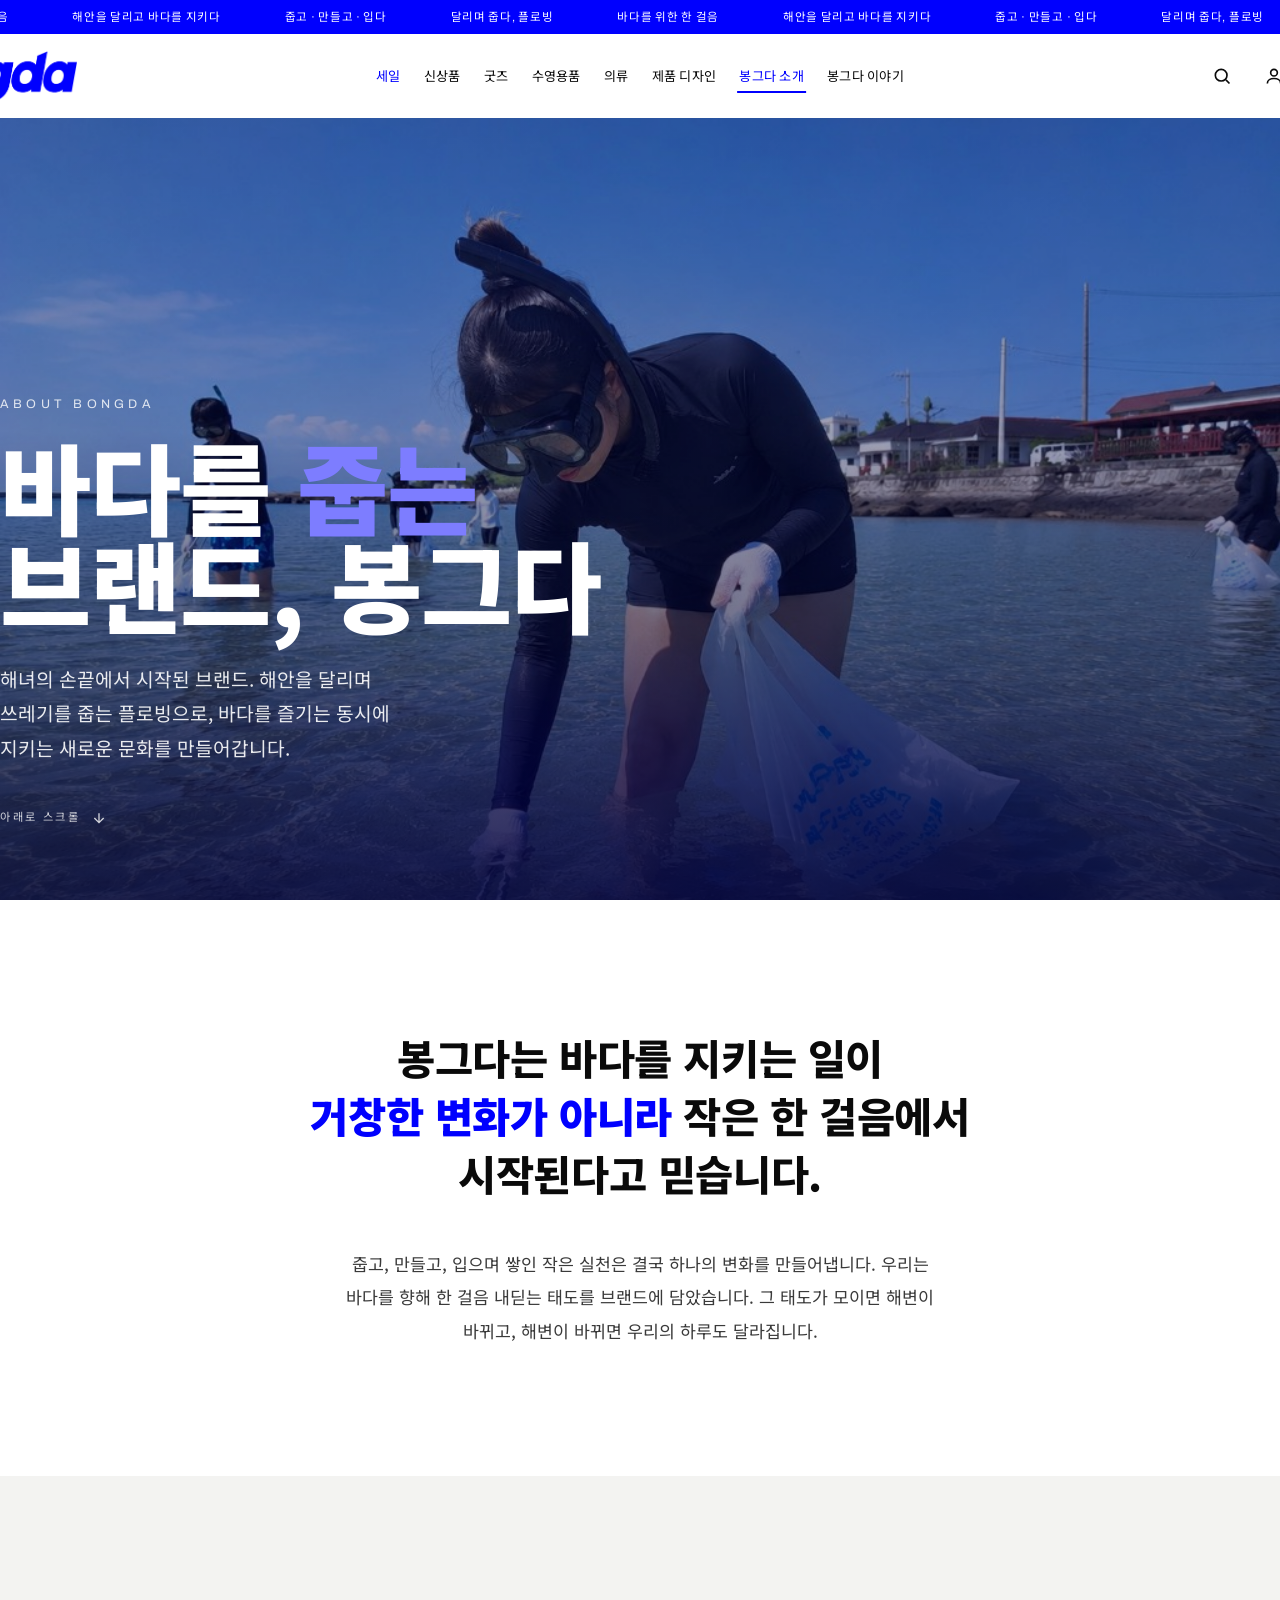
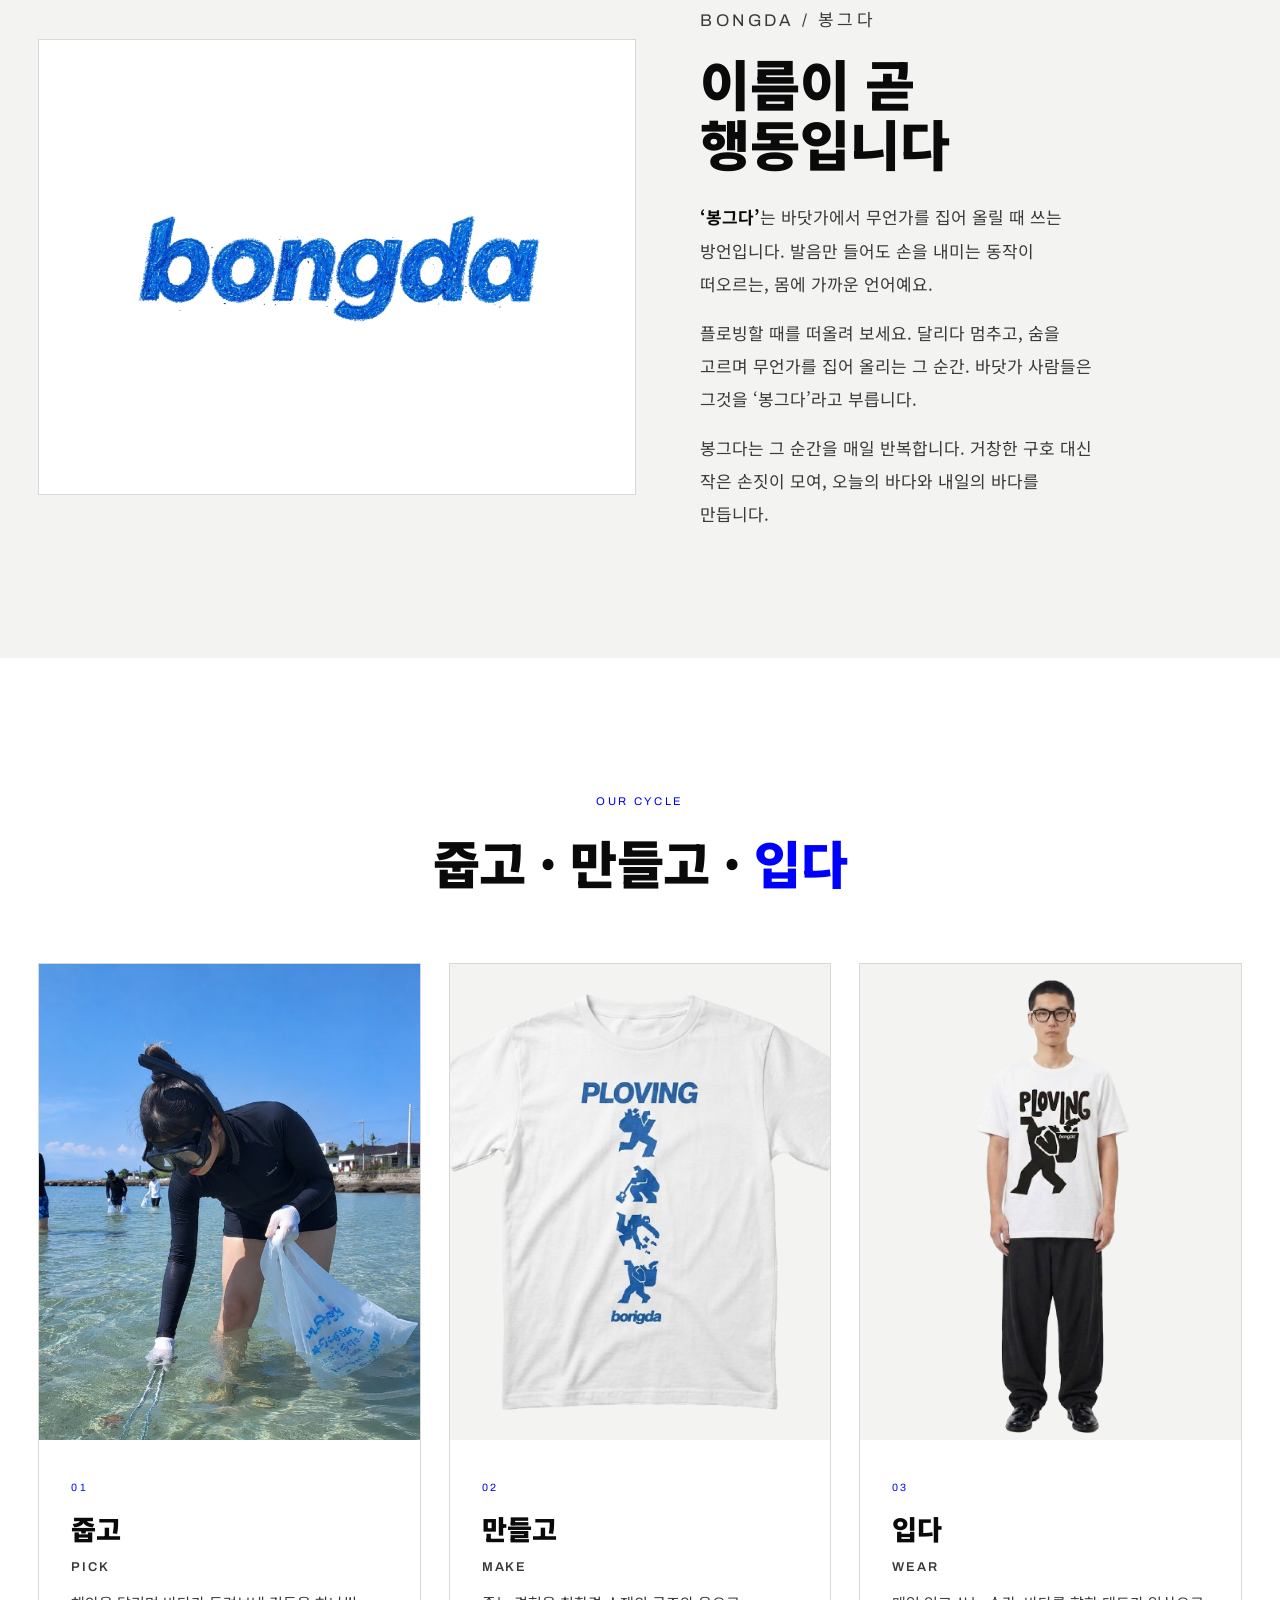
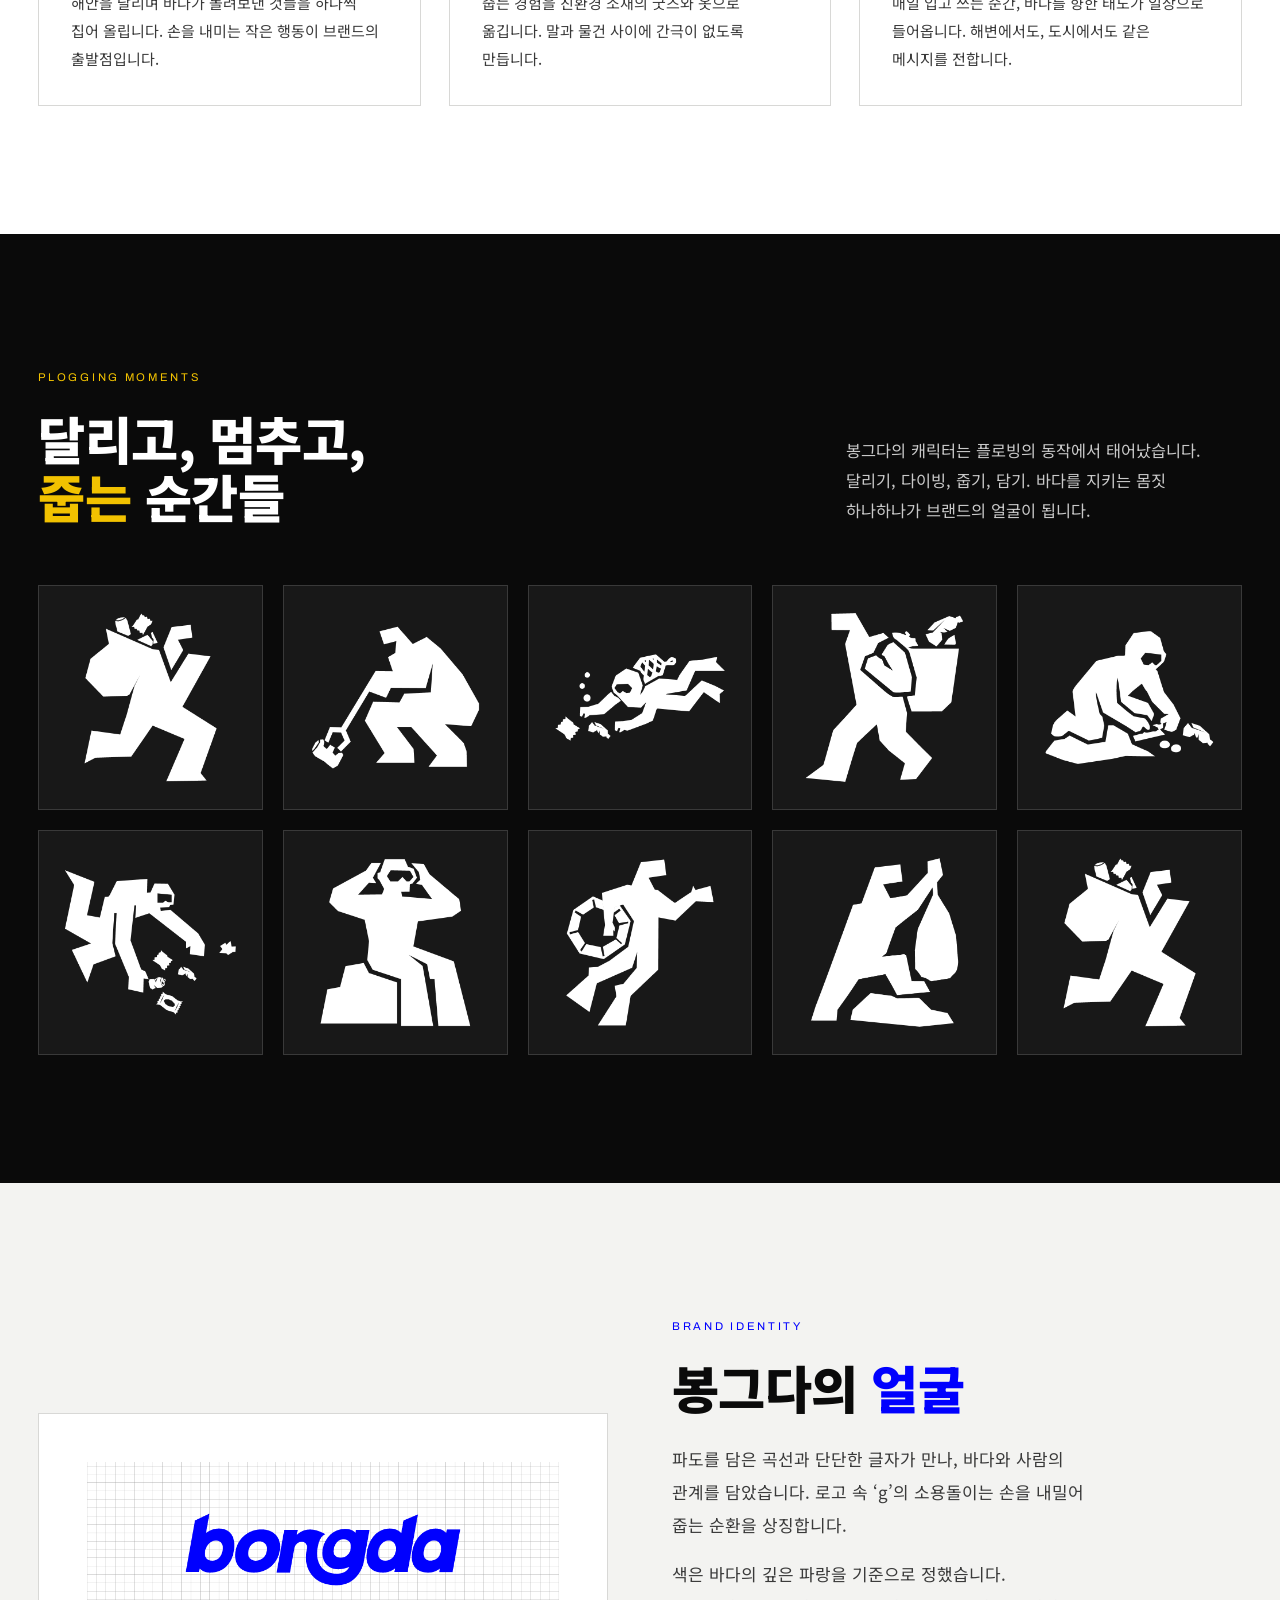
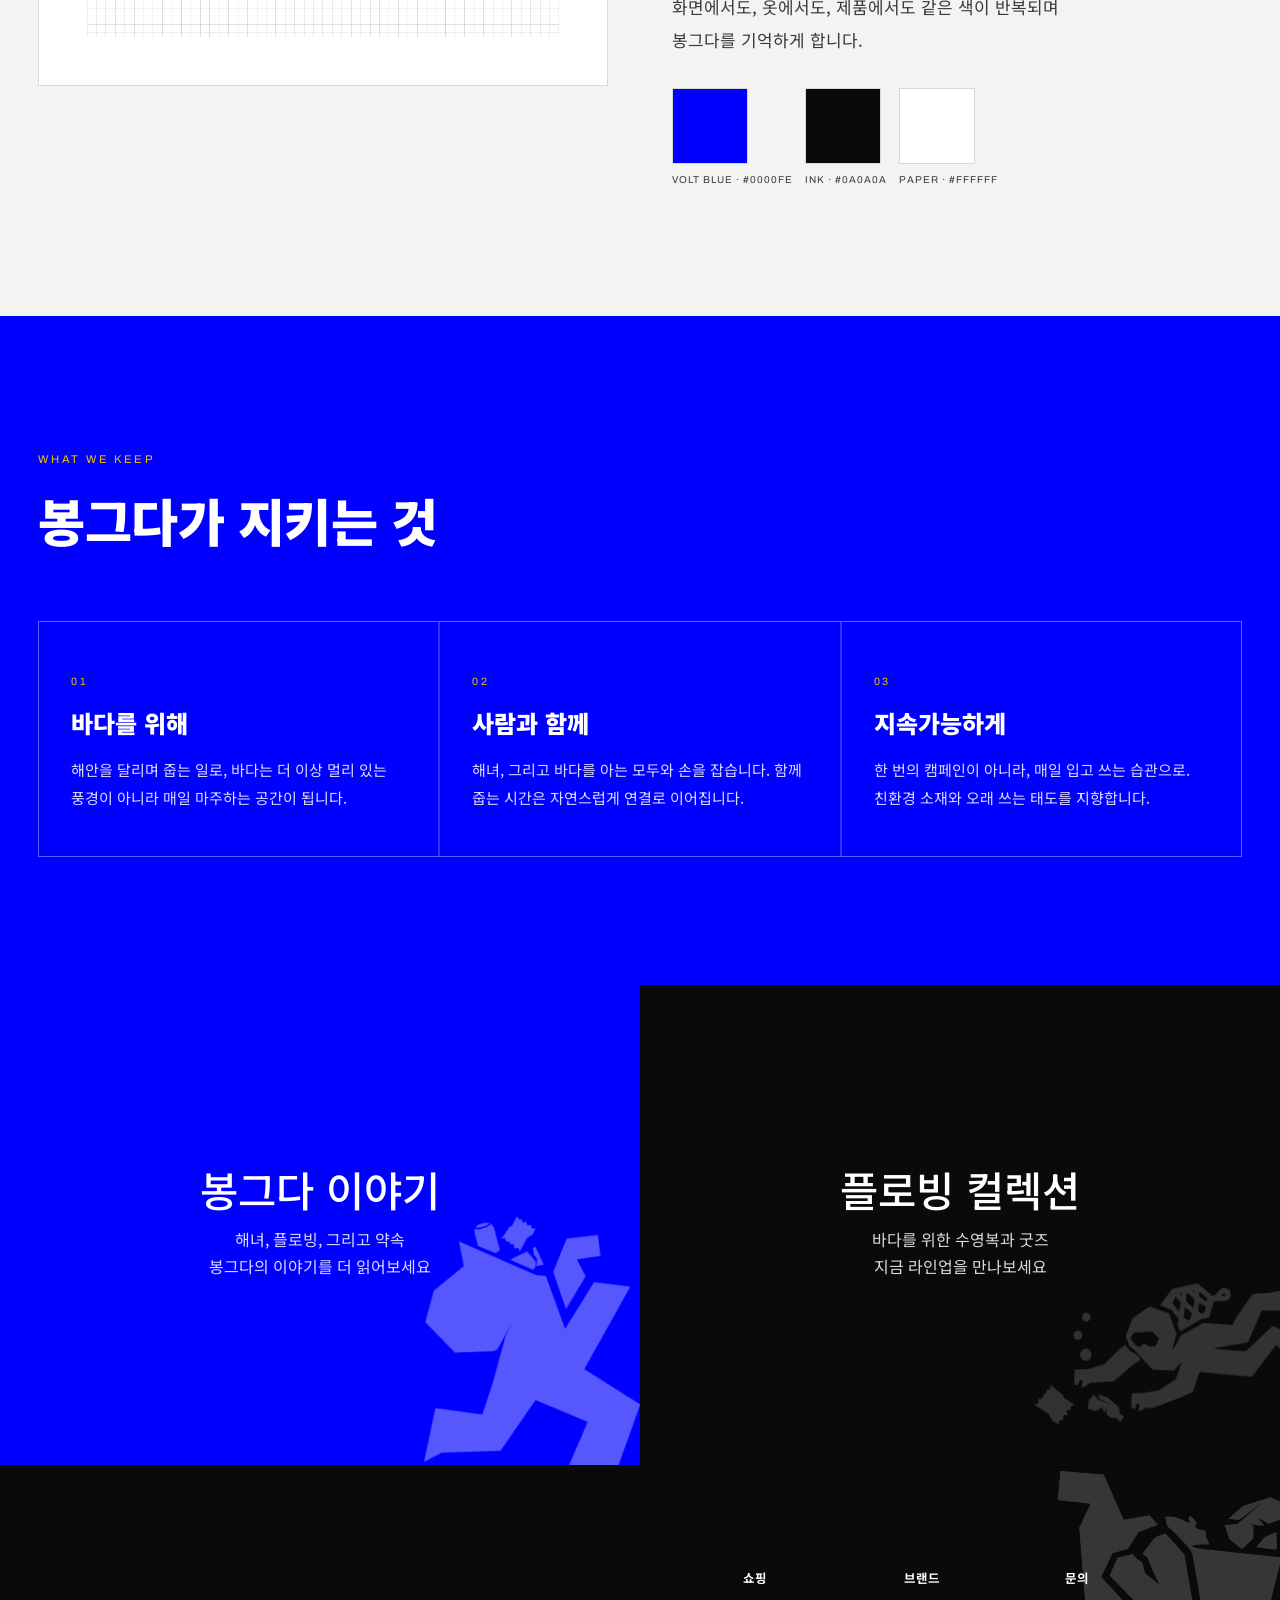
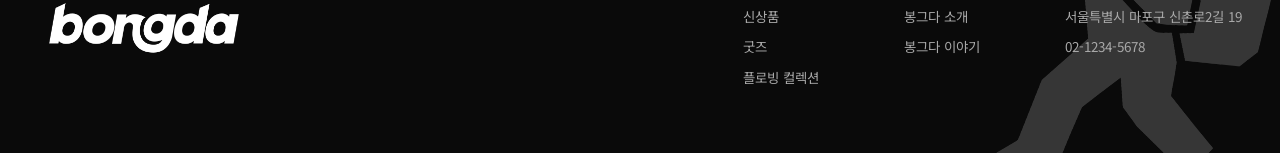
<file: 봉그다 소개.html>
<!DOCTYPE html>
<html lang="ko">
<head>
  <meta charset="UTF-8" />
  <meta name="viewport" content="width=device-width, initial-scale=1.0" />
  <meta name="description" content="봉그다(BONGDA) 소개 — 해녀와 함께 바다를 지키는 플로빙 브랜드. 줍고, 만들고, 입다. 봉그다의 이름과 철학, 로고, 그리고 사람들을 소개합니다." />
  <title>봉그다 | 봉그다 소개</title>
  <link rel="preconnect" href="https://fonts.googleapis.com" />
  <link rel="preconnect" href="https://fonts.gstatic.com" crossorigin />
  <link
    href="https://fonts.googleapis.com/css2?family=Anton&family=Archivo:ital,wght@0,400..900;1,400..900&family=Black+Han+Sans&family=Noto+Sans+KR:wght@400;500;700;800;900&display=swap"
    rel="stylesheet"
  />
  <style>
    :root {
      --volt: #0000fe;
      --volt-dim: #0000c2;
      --volt-deep: #000099;
      --ink: #0a0a0a;
      --ink-soft: #3a3a3a;
      --paper: #ffffff;
      --bone: #f3f3f1;
      --yellow: #f2c200;
      --line: rgba(10, 10, 10, 0.14);
      --grid-line: #d8d8d6;
      --ease: cubic-bezier(0.22, 1, 0.36, 1);
      --font-display-kr: "Noto Sans KR", "Archivo", sans-serif;
      --font-body: "Archivo", "Noto Sans KR", system-ui, sans-serif;
      --font-kr: "Noto Sans KR", "Archivo", sans-serif;
      --nav-h: 84px;
      --bar-h: 34px;
    }

    *, *::before, *::after { box-sizing: border-box; }
    html { scroll-behavior: smooth; }
    body {
      margin: 0;
      font-family: var(--font-kr);
      background: var(--paper);
      color: var(--ink);
      line-height: 1.6;
      font-weight: 400;
      word-break: keep-all;
      overflow-wrap: break-word;
      -webkit-font-smoothing: antialiased;
    }
    p { margin: 0; }
    a { color: inherit; text-decoration: none; }
    img { display: block; max-width: 100%; }
    h1, h2, h3 { margin: 0; }

    .wrap { max-width: 1440px; margin: 0 auto; padding: 0 clamp(16px, 3vw, 40px); }

    /* PROMO */
    .promo {
      position: relative;
      z-index: 60;
      height: var(--bar-h);
      display: flex;
      align-items: center;
      justify-content: center;
      background: var(--volt);
      color: #fff;
      overflow: hidden;
      white-space: nowrap;
      font-family: var(--font-body);
      font-size: 0.72rem;
      letter-spacing: 0.06em;
      text-transform: uppercase;
    }
    .promo__track { display: inline-flex; animation: promo 40s linear infinite; }
    .promo__track span { flex-shrink: 0; margin-right: 4rem; }
    @keyframes promo { from { transform: translateX(0); } to { transform: translateX(-50%); } }

    /* HEADER */
    .header {
      position: sticky;
      top: 0;
      z-index: 55;
      background: rgba(255, 255, 255, 0.6);
      backdrop-filter: blur(10px);
      -webkit-backdrop-filter: blur(10px);
    }
    .header__inner {
      position: relative;
      height: var(--nav-h);
      display: flex;
      align-items: center;
      gap: clamp(16px, 3vw, 40px);
    }
    .brandblock { display: flex; align-items: center; margin-left: clamp(-170px, -12vw, -40px); }
    .brandblock__logo { height: clamp(34px, 4.6vw, 50px); width: auto; }
    .nav {
      position: absolute;
      left: 50%;
      transform: translateX(-50%);
      display: flex;
      align-items: center;
      gap: clamp(12px, 1.5vw, 24px);
      font-family: var(--font-body);
      font-size: 0.82rem;
      letter-spacing: 0.02em;
      white-space: nowrap;
    }
    .nav a { position: relative; padding: 6px 2px; color: var(--ink); transition: color 0.2s ease; }
    .nav a::after {
      content: "";
      position: absolute;
      left: 0; bottom: 0;
      width: 100%; height: 2px;
      background: var(--volt);
      transform: scaleX(0);
      transform-origin: left;
      transition: transform 0.25s var(--ease);
    }
    .nav a:hover { color: var(--volt); }
    .nav a:hover::after { transform: scaleX(1); }
    .nav a.is-active::after { transform: scaleX(1); }
    .nav a.is-active, .nav a.is-sale { color: var(--volt); }
    .header__tools {
      margin-left: auto;
      margin-right: clamp(-170px, -12vw, -40px);
      display: flex;
      align-items: center;
      gap: clamp(10px, 1.4vw, 18px);
    }
    .icon-btn {
      display: inline-flex;
      align-items: center;
      justify-content: center;
      width: 34px; height: 34px;
      color: var(--ink);
      transition: color 0.2s ease, transform 0.2s var(--ease);
    }
    .icon-btn:hover { color: var(--volt); transform: translateY(-1px); }
    .icon-btn svg { width: 20px; height: 20px; }
    @media (max-width: 1100px) {
      .nav { display: none; }
      .brandblock { margin-left: 0; }
      .header__tools { margin-right: 0; }
    }

    /* HERO */
    .hero {
      position: relative;
      min-height: calc(100svh - var(--nav-h) - var(--bar-h));
      display: flex;
      align-items: flex-end;
      overflow: hidden;
      background: #04043a;
      color: #fff;
    }
    .hero__bg {
      position: absolute;
      inset: 0;
      width: 100%;
      height: 100%;
      object-fit: cover;
      object-position: center 35%;
      opacity: 0.66;
      filter: saturate(1.05);
    }
    .hero::after {
      content: "";
      position: absolute;
      inset: 0;
      background:
        linear-gradient(180deg, rgba(0,0,80,0.15) 0%, rgba(0,0,60,0.05) 40%, rgba(0,0,40,0.72) 100%),
        radial-gradient(120% 90% at 50% 120%, rgba(0,0,254,0.42) 0%, transparent 60%);
    }
    .hero__inner {
      position: relative;
      z-index: 2;
      width: 100%;
      padding: clamp(40px, 8vw, 96px) 0 clamp(40px, 6vw, 72px);
    }
    .hero__kicker {
      font-family: var(--font-body);
      font-size: clamp(0.68rem, 1vw, 0.78rem);
      letter-spacing: 0.34em;
      text-transform: uppercase;
      color: rgba(255,255,255,0.82);
      margin-bottom: clamp(14px, 2vw, 22px);
    }
    .hero__title {
      font-family: var(--font-display-kr);
      font-weight: 900;
      font-size: clamp(2.6rem, 8vw, 6.2rem);
      line-height: 0.98;
      letter-spacing: -0.01em;
    }
    .hero__title em {
      font-style: normal;
      color: #7d7dff;
    }
    .hero__lead {
      margin-top: clamp(20px, 3vw, 30px);
      max-width: 40ch;
      font-size: clamp(0.98rem, 1.5vw, 1.2rem);
      line-height: 1.8;
      color: rgba(255,255,255,0.9);
      font-weight: 400;
    }
    .hero__scroll {
      margin-top: clamp(28px, 4vw, 44px);
      display: inline-flex;
      align-items: center;
      gap: 10px;
      font-family: var(--font-body);
      font-size: 0.7rem;
      letter-spacing: 0.24em;
      text-transform: uppercase;
      color: rgba(255,255,255,0.8);
    }
    .hero__scroll svg { width: 16px; height: 16px; animation: bob 1.8s var(--ease) infinite; }
    @keyframes bob { 0%,100% { transform: translateY(0); } 50% { transform: translateY(5px); } }

    /* SECTION SHELL */
    .section { padding: clamp(64px, 10vw, 128px) 0; }
    .section--bone { background: var(--bone); }
    .section--ink { background: var(--ink); color: #fff; }
    .section--volt { background: var(--volt); color: #fff; }
    .kicker {
      display: inline-block;
      font-family: var(--font-body);
      font-size: 0.7rem;
      letter-spacing: 0.24em;
      text-transform: uppercase;
      color: var(--volt);
      margin-bottom: clamp(16px, 2vw, 22px);
    }
    .section--ink .kicker, .section--volt .kicker { color: var(--yellow); }
    .section-title {
      font-family: var(--font-display-kr);
      font-weight: 900;
      font-size: clamp(1.8rem, 4.4vw, 3.2rem);
      line-height: 1.14;
      letter-spacing: -0.01em;
    }
    .section-title em { font-style: normal; color: var(--volt); }
    .section--ink .section-title em, .section--volt .section-title em { color: var(--yellow); }

    /* MANIFESTO */
    .manifesto__inner {
      max-width: 1000px;
      margin: 0 auto;
      text-align: center;
    }
    .manifesto__big {
      font-family: var(--font-display-kr);
      font-weight: 800;
      font-size: clamp(1.5rem, 3.6vw, 2.6rem);
      line-height: 1.4;
      letter-spacing: -0.01em;
    }
    .manifesto__big b { color: var(--volt); font-weight: 900; }
    .manifesto__sub {
      margin: clamp(28px, 4vw, 44px) auto 0;
      max-width: 60ch;
      font-size: clamp(0.96rem, 1.4vw, 1.08rem);
      line-height: 1.95;
      color: var(--ink-soft);
    }

    /* NAME (봉그다 뜻) */
    .name {
      display: grid;
      grid-template-columns: 1.05fr 0.95fr;
      gap: clamp(32px, 5vw, 80px);
      align-items: center;
    }
    @media (max-width: 900px) { .name { grid-template-columns: 1fr; } }
    .name__word {
      display: block;
      width: 100%;
      background: #fff;
      border: 1px solid var(--grid-line);
      padding: clamp(28px, 5vw, 56px);
    }
    .name__word img { width: 100%; height: auto; }
    .name__def {
      font-family: var(--font-body);
      font-size: 0.72rem;
      letter-spacing: 0.2em;
      text-transform: uppercase;
      color: var(--volt);
      margin-bottom: 18px;
    }
    .name h2 {
      font-family: var(--font-display-kr);
      font-weight: 900;
      font-size: clamp(2rem, 5vw, 3.4rem);
      line-height: 1.1;
      margin-bottom: clamp(20px, 3vw, 28px);
    }
    .name p {
      font-size: clamp(0.96rem, 1.4vw, 1.06rem);
      line-height: 1.95;
      color: var(--ink-soft);
      margin-bottom: 16px;
      max-width: 44ch;
    }
    .name p:last-child { margin-bottom: 0; }
    .name p b { color: var(--ink); font-weight: 700; }

    /* PILLARS 줍고 만들고 입다 */
    .pillars__head { text-align: center; margin-bottom: clamp(40px, 6vw, 72px); }
    .pillars__grid {
      display: grid;
      grid-template-columns: repeat(3, 1fr);
      gap: clamp(16px, 2.4vw, 28px);
    }
    @media (max-width: 820px) { .pillars__grid { grid-template-columns: 1fr; } }
    .pillar {
      position: relative;
      display: flex;
      flex-direction: column;
      background: #fff;
      border: 1px solid var(--grid-line);
      overflow: hidden;
    }
    .pillar__media {
      position: relative;
      aspect-ratio: 4 / 5;
      overflow: hidden;
      background: var(--bone);
    }
    .pillar__media img {
      width: 100%;
      height: 100%;
      object-fit: cover;
      object-position: center;
      transition: transform 0.6s var(--ease);
    }
    .pillar:hover .pillar__media img { transform: scale(1.05); }
    .pillar__body { padding: clamp(22px, 3vw, 32px); }
    .pillar__no {
      font-family: var(--font-body);
      font-size: 0.66rem;
      letter-spacing: 0.2em;
      text-transform: uppercase;
      color: var(--volt);
    }
    .pillar__name {
      font-family: var(--font-display-kr);
      font-weight: 900;
      font-size: clamp(1.3rem, 2.4vw, 1.7rem);
      margin: 10px 0 12px;
    }
    .pillar__name span {
      display: block;
      font-family: var(--font-body);
      font-weight: 600;
      font-size: 0.8rem;
      letter-spacing: 0.14em;
      text-transform: uppercase;
      color: var(--ink-soft);
      margin-top: 6px;
    }
    .pillar__desc { color: var(--ink-soft); font-size: 0.94rem; line-height: 1.85; }

    /* CHARACTERS */
    .chars__head {
      display: flex;
      align-items: flex-end;
      justify-content: space-between;
      gap: 24px;
      margin-bottom: clamp(36px, 5vw, 60px);
      flex-wrap: wrap;
    }
    .chars__head p {
      max-width: 44ch;
      color: rgba(255,255,255,0.78);
      font-size: clamp(0.94rem, 1.3vw, 1.02rem);
      line-height: 1.85;
    }
    .chars__grid {
      display: grid;
      grid-template-columns: repeat(5, 1fr);
      gap: clamp(10px, 1.6vw, 20px);
    }
    @media (max-width: 900px) { .chars__grid { grid-template-columns: repeat(3, 1fr); } }
    @media (max-width: 520px) { .chars__grid { grid-template-columns: repeat(2, 1fr); } }
    .char {
      aspect-ratio: 1;
      background: rgba(255,255,255,0.06);
      border: 1px solid rgba(255,255,255,0.14);
      display: flex;
      align-items: center;
      justify-content: center;
      padding: clamp(14px, 2vw, 26px);
      transition: background 0.3s var(--ease), transform 0.3s var(--ease);
    }
    .char:hover { background: rgba(255,255,255,0.14); transform: translateY(-4px); }
    .char img {
      width: 100%;
      height: 100%;
      object-fit: contain;
      filter: brightness(0) invert(1);
    }

    /* LOGO / CI */
    .ci {
      display: grid;
      grid-template-columns: 1fr 1fr;
      gap: clamp(32px, 5vw, 72px);
      align-items: center;
    }
    @media (max-width: 900px) { .ci { grid-template-columns: 1fr; } }
    .ci__frame {
      background: #fff;
      border: 1px solid var(--grid-line);
      padding: clamp(24px, 4vw, 48px);
    }
    .ci__frame img { width: 100%; height: auto; }
    .ci h2 { margin-bottom: clamp(18px, 2.6vw, 26px); }
    .ci p {
      font-size: clamp(0.96rem, 1.4vw, 1.06rem);
      line-height: 1.95;
      color: var(--ink-soft);
      margin-bottom: 16px;
      max-width: 46ch;
    }
    .ci__swatches { display: flex; gap: 12px; margin-top: clamp(24px, 3vw, 32px); flex-wrap: wrap; }
    .swatch { display: flex; flex-direction: column; gap: 8px; }
    .swatch__chip { width: 76px; height: 76px; border: 1px solid var(--grid-line); }
    .swatch__chip--volt { background: var(--volt); }
    .swatch__chip--ink { background: var(--ink); }
    .swatch__chip--paper { background: #fff; }
    .swatch__label {
      font-family: var(--font-body);
      font-size: 0.62rem;
      letter-spacing: 0.1em;
      text-transform: uppercase;
      color: var(--ink-soft);
    }

    /* VALUES */
    .values {
      display: grid;
      grid-template-columns: repeat(3, 1fr);
      gap: 2px;
      background: rgba(255,255,255,0.2);
      border: 1px solid rgba(255,255,255,0.2);
    }
    @media (max-width: 760px) { .values { grid-template-columns: 1fr; } }
    .value {
      background: var(--volt);
      padding: clamp(28px, 4vw, 44px) clamp(22px, 3vw, 32px);
    }
    .value__no {
      font-family: var(--font-body);
      font-size: 0.66rem;
      letter-spacing: 0.2em;
      text-transform: uppercase;
      color: var(--yellow);
    }
    .value h3 {
      font-family: var(--font-display-kr);
      font-weight: 900;
      font-size: clamp(1.2rem, 2.2vw, 1.5rem);
      margin: 12px 0 14px;
      color: #fff;
    }
    .value p { color: rgba(255,255,255,0.86); font-size: 0.94rem; line-height: 1.85; }

    /* ENTRY CTA */
    .entry { display: grid; grid-template-columns: 1fr 1fr; }
    @media (max-width: 700px) { .entry { grid-template-columns: 1fr; } }
    .entry__block {
      position: relative;
      min-height: clamp(320px, 44vw, 480px);
      display: flex;
      flex-direction: column;
      align-items: center;
      justify-content: center;
      text-align: center;
      gap: 16px;
      padding: clamp(32px, 5vw, 64px);
      color: #fff;
      overflow: hidden;
      transition: opacity 0.2s;
    }
    .entry__block:hover { opacity: 0.94; }
    .entry__block--blue { background: var(--volt); }
    .entry__block--ink { background: var(--ink); }
    .entry__title {
      position: relative;
      z-index: 1;
      font-family: var(--font-display-kr);
      font-weight: 500;
      font-size: clamp(1.5rem, 3.8vw, 2.6rem);
      line-height: 0.98;
    }
    .entry__sub {
      position: relative;
      z-index: 1;
      font-size: clamp(0.88rem, 1.5vw, 1rem);
      line-height: 1.7;
      color: rgba(255, 255, 255, 0.85);
    }
    .entry__deco {
      position: absolute;
      right: -5%;
      bottom: -6%;
      width: clamp(130px, 22vw, 280px);
      opacity: 0.16;
      filter: brightness(0) invert(1);
      pointer-events: none;
      user-select: none;
    }
    .entry__block--blue .entry__deco { opacity: 0.34; }

    /* FOOTER */
    .footer {
      position: relative;
      overflow: hidden;
      background: var(--ink);
      color: #cfcfcf;
      padding: clamp(48px, 7vw, 88px) 0 36px;
    }
    .footer .wrap { position: relative; z-index: 1; }
    .footer__top {
      display: grid;
      grid-template-columns: minmax(140px, 1fr) repeat(3, minmax(7.5rem, max-content));
      column-gap: clamp(28px, 3.2vw, 48px);
      row-gap: 28px;
      justify-content: space-between;
    }
    @media (max-width: 820px) { .footer__top { grid-template-columns: 1fr 1fr; } }
    @media (max-width: 480px) { .footer__top { grid-template-columns: 1fr; } }
    .footer__logo { height: clamp(96px, 16vw, 150px); width: auto; margin-bottom: 14px; }
    .footer__col h4 {
      font-family: var(--font-body);
      font-size: 0.78rem;
      letter-spacing: 0.1em;
      text-transform: uppercase;
      color: #fff;
      margin-bottom: 16px;
    }
    .footer__col a, .footer__col p {
      display: block;
      font-size: 0.84rem;
      color: #a8a8a8;
      margin-bottom: 9px;
      white-space: nowrap;
      transition: color 0.2s ease;
    }
    .footer__col a:hover { color: var(--volt); }
    .footer__deco {
      position: absolute;
      top: 4%;
      width: clamp(180px, 24vw, 360px);
      opacity: 0.18;
      filter: brightness(0) invert(1);
      pointer-events: none;
      user-select: none;
    }
    .footer__deco--r { right: -1%; transform: rotate(6deg); }

    /* REVEAL */
    .reveal {
      opacity: 0;
      transform: translateY(32px);
      transition: opacity 0.85s var(--ease), transform 0.85s var(--ease);
      transition-delay: var(--d, 0s);
    }
    .reveal.in { opacity: 1; transform: none; }
    @media (prefers-reduced-motion: reduce) {
      .reveal { opacity: 1; transform: none; transition: none; }
      .promo__track { animation: none; }
      .hero__scroll svg { animation: none; }
    }
  </style>
</head>
<body>
  <div class="promo" aria-hidden="true">
    <div class="promo__track">
      <span>줍고 · 만들고 · 입다</span>
      <span>달리며 줍다, 플로빙</span>
      <span>바다를 위한 한 걸음</span>
      <span>해안을 달리고 바다를 지키다</span>
      <span>줍고 · 만들고 · 입다</span>
      <span>달리며 줍다, 플로빙</span>
      <span>바다를 위한 한 걸음</span>
      <span>해안을 달리고 바다를 지키다</span>
      <span>줍고 · 만들고 · 입다</span>
      <span>달리며 줍다, 플로빙</span>
      <span>바다를 위한 한 걸음</span>
      <span>해안을 달리고 바다를 지키다</span>
    </div>
  </div>

  <header class="header">
    <div class="wrap header__inner">
      <a class="brandblock" href="졸업연구 플로빙 2차.html" aria-label="봉그다 홈">
        <img class="brandblock__logo" src="logo-bongda-blue.png" alt="봉그다" decoding="async" />
      </a>
      <nav class="nav" aria-label="주요 메뉴">
        <a class="is-sale" href="졸업연구 플로빙 2차.html#catalog">세일</a>
        <a href="졸업연구 플로빙 2차.html#mostwanted">신상품</a>
        <a href="졸업연구 플로빙 2차.html#catalog">굿즈</a>
        <a href="졸업연구 플로빙 2차.html#cats">수영용품</a>
        <a href="졸업연구 플로빙 2차.html#cats">의류</a>
        <a href="제품 디자인.html">제품 디자인</a>
        <a class="is-active" href="봉그다 소개.html">봉그다 소개</a>
        <a href="봉그다이야기.html">봉그다 이야기</a>
      </nav>
      <div class="header__tools">
        <a class="icon-btn" href="#" aria-label="검색"><svg viewBox="0 0 24 24" fill="none" stroke="currentColor" stroke-width="2"><circle cx="11" cy="11" r="7"/><path d="m21 21-4.3-4.3"/></svg></a>
        <a class="icon-btn" href="#" aria-label="계정"><svg viewBox="0 0 24 24" fill="none" stroke="currentColor" stroke-width="2"><circle cx="12" cy="8" r="4"/><path d="M4 21c0-4 4-6 8-6s8 2 8 6"/></svg></a>
        <a class="icon-btn" href="졸업연구 플로빙 2차.html" aria-label="위시리스트"><svg viewBox="0 0 24 24" fill="none" stroke="currentColor" stroke-width="2"><path d="M12 21.35l-1.45-1.32C5.4 15.36 2 12.28 2 8.5 2 5.42 4.42 3 7.5 3c1.74 0 3.41.81 4.5 2.09C13.09 3.81 14.76 3 16.5 3 19.58 3 22 5.42 22 8.5c0 3.78-3.4 6.86-8.55 11.54L12 21.35z"/></svg></a>
        <a class="icon-btn" href="#" aria-label="장바구니"><svg viewBox="0 0 24 24" fill="none" stroke="currentColor" stroke-width="2"><path d="M6 7h12l-1 13H7L6 7z"/><path d="M9 7a3 3 0 0 1 6 0"/></svg></a>
      </div>
    </div>
  </header>

  <!-- HERO -->
  <section class="hero" aria-label="봉그다 소개">
    <img class="hero__bg" src="story/main.png" alt="해녀와 함께 해안에서 플로빙하며 바닷속 쓰레기를 줍는 모습" decoding="async" />
    <div class="wrap hero__inner">
      <p class="hero__kicker">About Bongda</p>
      <h1 class="hero__title">바다를 <em>줍는</em><br />브랜드, 봉그다</h1>
      <p class="hero__lead">해녀의 손끝에서 시작된 브랜드. 해안을 달리며 쓰레기를 줍는 플로빙으로, 바다를 즐기는 동시에 지키는 새로운 문화를 만들어갑니다.</p>
      <span class="hero__scroll">아래로 스크롤 <svg viewBox="0 0 24 24" fill="none" stroke="currentColor" stroke-width="2"><path d="M12 5v14M19 12l-7 7-7-7"/></svg></span>
    </div>
  </section>

  <!-- MANIFESTO -->
  <section class="section">
    <div class="wrap manifesto__inner reveal">
      <p class="manifesto__big">봉그다는 바다를 지키는 일이<br /><b>거창한 변화가 아니라</b> 작은 한 걸음에서<br />시작된다고 믿습니다.</p>
      <p class="manifesto__sub">줍고, 만들고, 입으며 쌓인 작은 실천은 결국 하나의 변화를 만들어냅니다. 우리는 바다를 향해 한 걸음 내딛는 태도를 브랜드에 담았습니다. 그 태도가 모이면 해변이 바뀌고, 해변이 바뀌면 우리의 하루도 달라집니다.</p>
    </div>
  </section>

  <!-- NAME 봉그다 뜻 -->
  <section class="section section--bone">
    <div class="wrap name">
      <div class="name__word reveal">
        <img src="파란 크레파스 로고 7.png" alt="봉그다 crayon 로고" decoding="async" />
      </div>
      <div class="name__text reveal" style="--d:.1s">
        <p class="name__def">Bongda / 봉그다</p>
        <h2>이름이 곧<br />행동입니다</h2>
        <p><b>‘봉그다’</b>는 바닷가에서 무언가를 집어 올릴 때 쓰는 방언입니다. 발음만 들어도 손을 내미는 동작이 떠오르는, 몸에 가까운 언어예요.</p>
        <p>플로빙할 때를 떠올려 보세요. 달리다 멈추고, 숨을 고르며 무언가를 집어 올리는 그 순간. 바닷가 사람들은 그것을 ‘봉그다’라고 부릅니다.</p>
        <p>봉그다는 그 순간을 매일 반복합니다. 거창한 구호 대신 작은 손짓이 모여, 오늘의 바다와 내일의 바다를 만듭니다.</p>
      </div>
    </div>
  </section>

  <!-- PILLARS 줍고 만들고 입다 -->
  <section class="section">
    <div class="wrap">
      <div class="pillars__head reveal">
        <span class="kicker">Our Cycle</span>
        <h2 class="section-title">줍고 · 만들고 · <em>입다</em></h2>
      </div>
      <div class="pillars__grid">
        <article class="pillar reveal">
          <div class="pillar__media"><img src="story/main.png" alt="해안에서 쓰레기를 줍는 모습" loading="lazy" decoding="async" /></div>
          <div class="pillar__body">
            <span class="pillar__no">01</span>
            <h3 class="pillar__name">줍고<span>Pick</span></h3>
            <p class="pillar__desc">해안을 달리며 바다가 돌려보낸 것들을 하나씩 집어 올립니다. 손을 내미는 작은 행동이 브랜드의 출발점입니다.</p>
          </div>
        </article>
        <article class="pillar reveal" style="--d:.1s">
          <div class="pillar__media"><img src="story/make.png" alt="플로빙 티셔츠 제품" loading="lazy" decoding="async" /></div>
          <div class="pillar__body">
            <span class="pillar__no">02</span>
            <h3 class="pillar__name">만들고<span>Make</span></h3>
            <p class="pillar__desc">줍는 경험을 친환경 소재의 굿즈와 옷으로 옮깁니다. 말과 물건 사이에 간극이 없도록 만듭니다.</p>
          </div>
        </article>
        <article class="pillar reveal" style="--d:.2s">
          <div class="pillar__media"><img src="story/wear.png" alt="플로빙 티셔츠를 입은 모습" loading="lazy" decoding="async" /></div>
          <div class="pillar__body">
            <span class="pillar__no">03</span>
            <h3 class="pillar__name">입다<span>Wear</span></h3>
            <p class="pillar__desc">매일 입고 쓰는 순간, 바다를 향한 태도가 일상으로 들어옵니다. 해변에서도, 도시에서도 같은 메시지를 전합니다.</p>
          </div>
        </article>
      </div>
    </div>
  </section>

  <!-- CHARACTERS -->
  <section class="section section--ink">
    <div class="wrap">
      <div class="chars__head reveal">
        <div>
          <span class="kicker">Plogging Moments</span>
          <h2 class="section-title">달리고, 멈추고,<br /><em>줍는</em> 순간들</h2>
        </div>
        <p>봉그다의 캐릭터는 플로빙의 동작에서 태어났습니다. 달리기, 다이빙, 줍기, 담기. 바다를 지키는 몸짓 하나하나가 브랜드의 얼굴이 됩니다.</p>
      </div>
      <div class="chars__grid">
        <div class="char reveal"><img src="chars2/c3.png" alt="봉투를 메고 달리는 플로빙 캐릭터" loading="lazy" decoding="async" /></div>
        <div class="char reveal" style="--d:.05s"><img src="chars2/c4.png" alt="집게로 줍는 플로빙 캐릭터" loading="lazy" decoding="async" /></div>
        <div class="char reveal" style="--d:.1s"><img src="chars2/c6.png" alt="바닷속을 다이빙하며 줍는 캐릭터" loading="lazy" decoding="async" /></div>
        <div class="char reveal" style="--d:.15s"><img src="chars2/c7.png" alt="바구니에 담아 나르는 캐릭터" loading="lazy" decoding="async" /></div>
        <div class="char reveal" style="--d:.2s"><img src="chars2/c8.png" alt="무릎 꿇고 줍는 캐릭터" loading="lazy" decoding="async" /></div>
        <div class="char reveal"><img src="chars2/c1.png" alt="허리 숙여 줍는 캐릭터" loading="lazy" decoding="async" /></div>
        <div class="char reveal" style="--d:.05s"><img src="chars2/c2.png" alt="물안경을 쓰고 쭈그려 앉은 캐릭터" loading="lazy" decoding="async" /></div>
        <div class="char reveal" style="--d:.1s"><img src="chars2/c5.png" alt="튜브를 던지는 캐릭터" loading="lazy" decoding="async" /></div>
        <div class="char reveal" style="--d:.15s"><img src="chars2/c9.png" alt="봉투를 들고 오르는 캐릭터" loading="lazy" decoding="async" /></div>
        <div class="char reveal" style="--d:.2s"><img src="chars2/c3.png" alt="봉투를 메고 달리는 플로빙 캐릭터" loading="lazy" decoding="async" /></div>
      </div>
    </div>
  </section>

  <!-- CI / LOGO -->
  <section class="section section--bone">
    <div class="wrap ci">
      <div class="ci__frame reveal">
        <img src="story/ci-logo.png" alt="봉그다 BI 로고" decoding="async" />
      </div>
      <div class="ci__text reveal" style="--d:.1s">
        <span class="kicker">Brand Identity</span>
        <h2 class="section-title">봉그다의 <em>얼굴</em></h2>
        <p>파도를 담은 곡선과 단단한 글자가 만나, 바다와 사람의 관계를 담았습니다. 로고 속 ‘g’의 소용돌이는 손을 내밀어 줍는 순환을 상징합니다.</p>
        <p>색은 바다의 깊은 파랑을 기준으로 정했습니다. 화면에서도, 옷에서도, 제품에서도 같은 색이 반복되며 봉그다를 기억하게 합니다.</p>
        <div class="ci__swatches" aria-label="브랜드 컬러">
          <div class="swatch"><span class="swatch__chip swatch__chip--volt"></span><span class="swatch__label">Volt Blue · #0000FE</span></div>
          <div class="swatch"><span class="swatch__chip swatch__chip--ink"></span><span class="swatch__label">Ink · #0A0A0A</span></div>
          <div class="swatch"><span class="swatch__chip swatch__chip--paper"></span><span class="swatch__label">Paper · #FFFFFF</span></div>
        </div>
      </div>
    </div>
  </section>

  <!-- VALUES -->
  <section class="section section--volt">
    <div class="wrap">
      <div class="pillars__head reveal" style="text-align:left">
        <span class="kicker">What We Keep</span>
        <h2 class="section-title">봉그다가 지키는 것</h2>
      </div>
      <div class="values reveal" style="--d:.1s">
        <div class="value">
          <span class="value__no">01</span>
          <h3>바다를 위해</h3>
          <p>해안을 달리며 줍는 일로, 바다는 더 이상 멀리 있는 풍경이 아니라 매일 마주하는 공간이 됩니다.</p>
        </div>
        <div class="value">
          <span class="value__no">02</span>
          <h3>사람과 함께</h3>
          <p>해녀, 그리고 바다를 아는 모두와 손을 잡습니다. 함께 줍는 시간은 자연스럽게 연결로 이어집니다.</p>
        </div>
        <div class="value">
          <span class="value__no">03</span>
          <h3>지속가능하게</h3>
          <p>한 번의 캠페인이 아니라, 매일 입고 쓰는 습관으로. 친환경 소재와 오래 쓰는 태도를 지향합니다.</p>
        </div>
      </div>
    </div>
  </section>

  <!-- CTA -->
  <section class="entry" aria-label="바로가기">
    <a class="entry__block entry__block--blue" href="봉그다이야기.html">
      <span class="entry__title">봉그다 이야기</span>
      <span class="entry__sub">해녀, 플로빙, 그리고 약속<br />봉그다의 이야기를 더 읽어보세요</span>
      <img class="entry__deco" src="chars2/c3.png" alt="" aria-hidden="true" decoding="async" />
    </a>
    <a class="entry__block entry__block--ink" href="플로빙컬렉션.html">
      <span class="entry__title">플로빙 컬렉션</span>
      <span class="entry__sub">바다를 위한 수영복과 굿즈<br />지금 라인업을 만나보세요</span>
      <img class="entry__deco" src="chars2/c6.png" alt="" aria-hidden="true" decoding="async" />
    </a>
  </section>

  <footer class="footer">
    <img class="footer__deco footer__deco--r" src="chars2/c7.png" alt="" aria-hidden="true" decoding="async" />
    <div class="wrap">
      <div class="footer__top">
        <div>
          <img class="footer__logo" src="logo-bongda.png" alt="봉그다" decoding="async" />
        </div>
        <div class="footer__col">
          <h4>쇼핑</h4>
          <a href="졸업연구 플로빙 2차.html#mostwanted">신상품</a>
          <a href="졸업연구 플로빙 2차.html#catalog">굿즈</a>
          <a href="플로빙컬렉션.html">플로빙 컬렉션</a>
        </div>
        <div class="footer__col">
          <h4>브랜드</h4>
          <a href="봉그다 소개.html">봉그다 소개</a>
          <a href="봉그다이야기.html">봉그다 이야기</a>
        </div>
        <div class="footer__col">
          <h4>문의</h4>
          <p>서울특별시 마포구 신촌로2길 19</p>
          <p>02-1234-5678</p>
        </div>
      </div>
    </div>
  </footer>

  <script>
    (function () {
      const reduce = window.matchMedia("(prefers-reduced-motion: reduce)").matches;
      const items = document.querySelectorAll(".reveal");
      if (!reduce && "IntersectionObserver" in window) {
        const io = new IntersectionObserver(
          (entries) => {
            entries.forEach((e) => {
              if (!e.isIntersecting) return;
              e.target.classList.add("in");
              io.unobserve(e.target);
            });
          },
          { threshold: 0.08, rootMargin: "0px 0px -6% 0px" }
        );
        items.forEach((el) => io.observe(el));
      } else {
        items.forEach((el) => el.classList.add("in"));
      }
    })();
  </script>
</body>
</html>
</file>
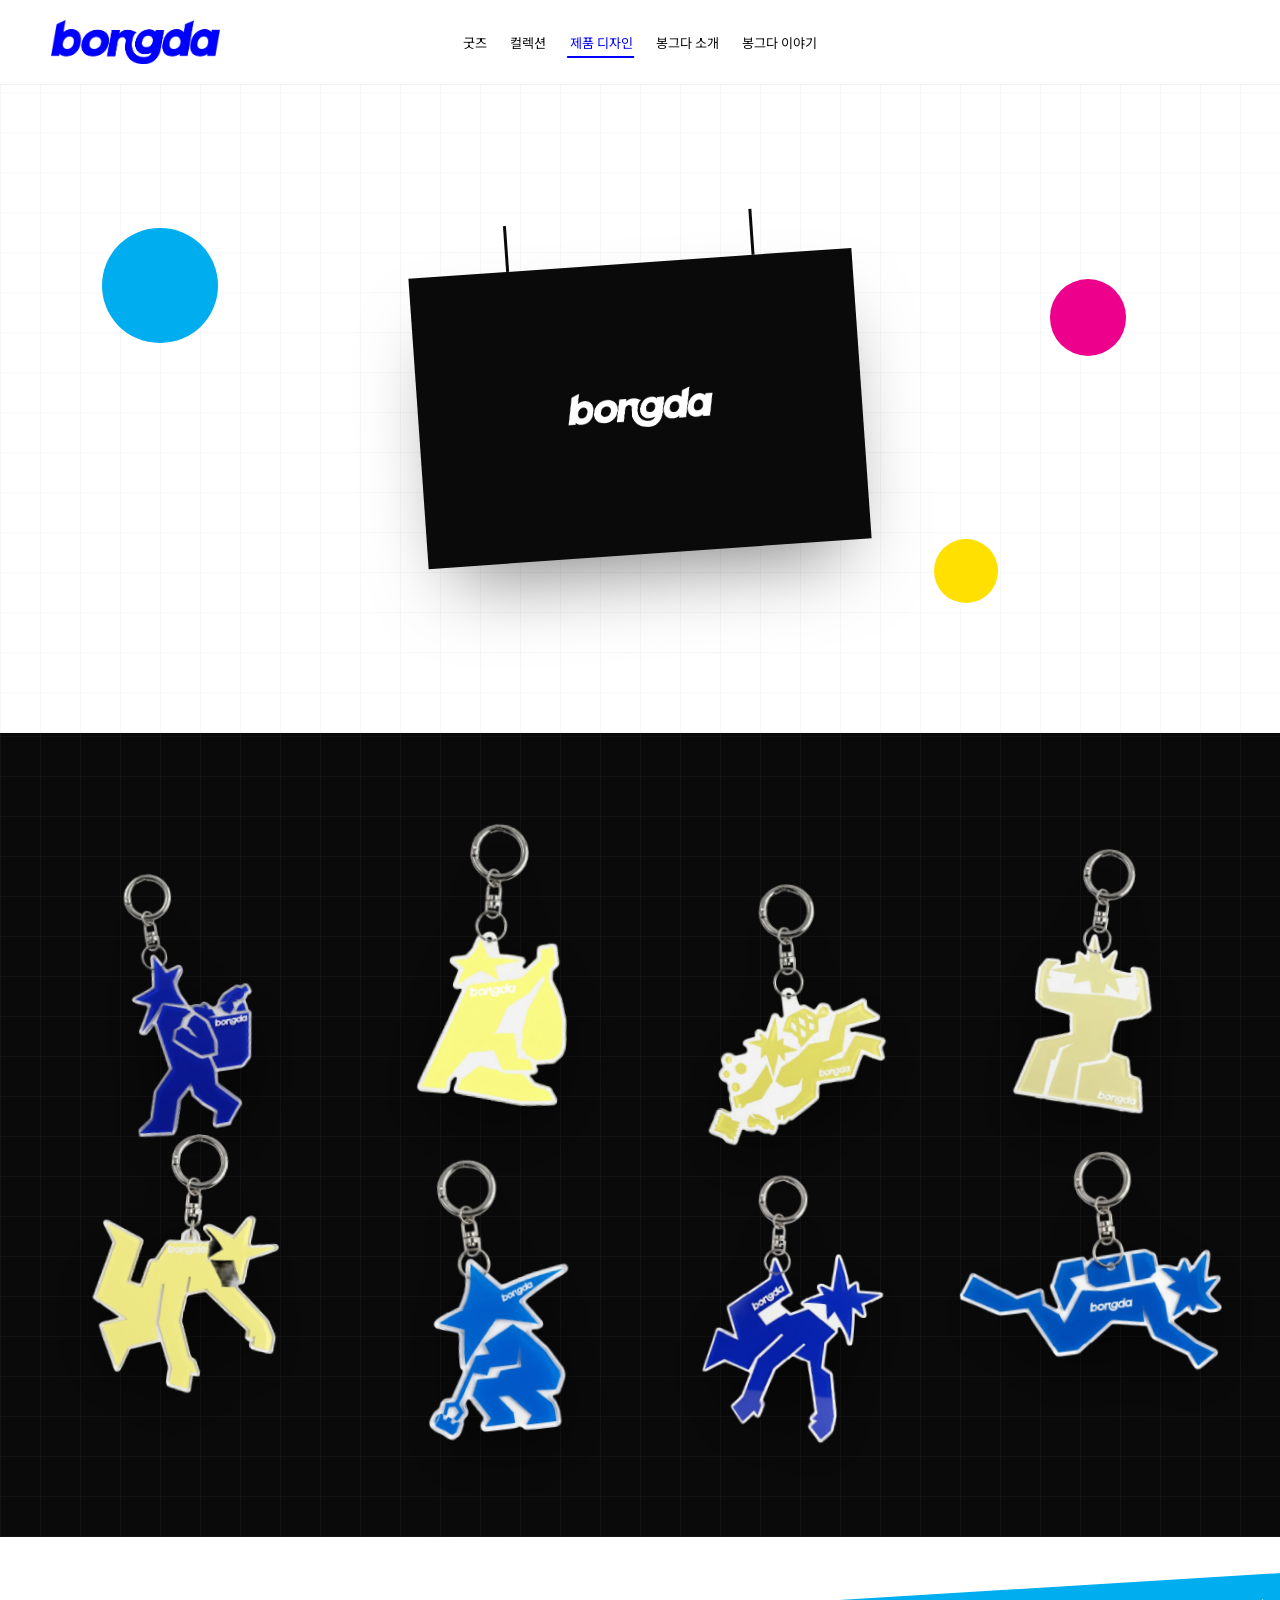
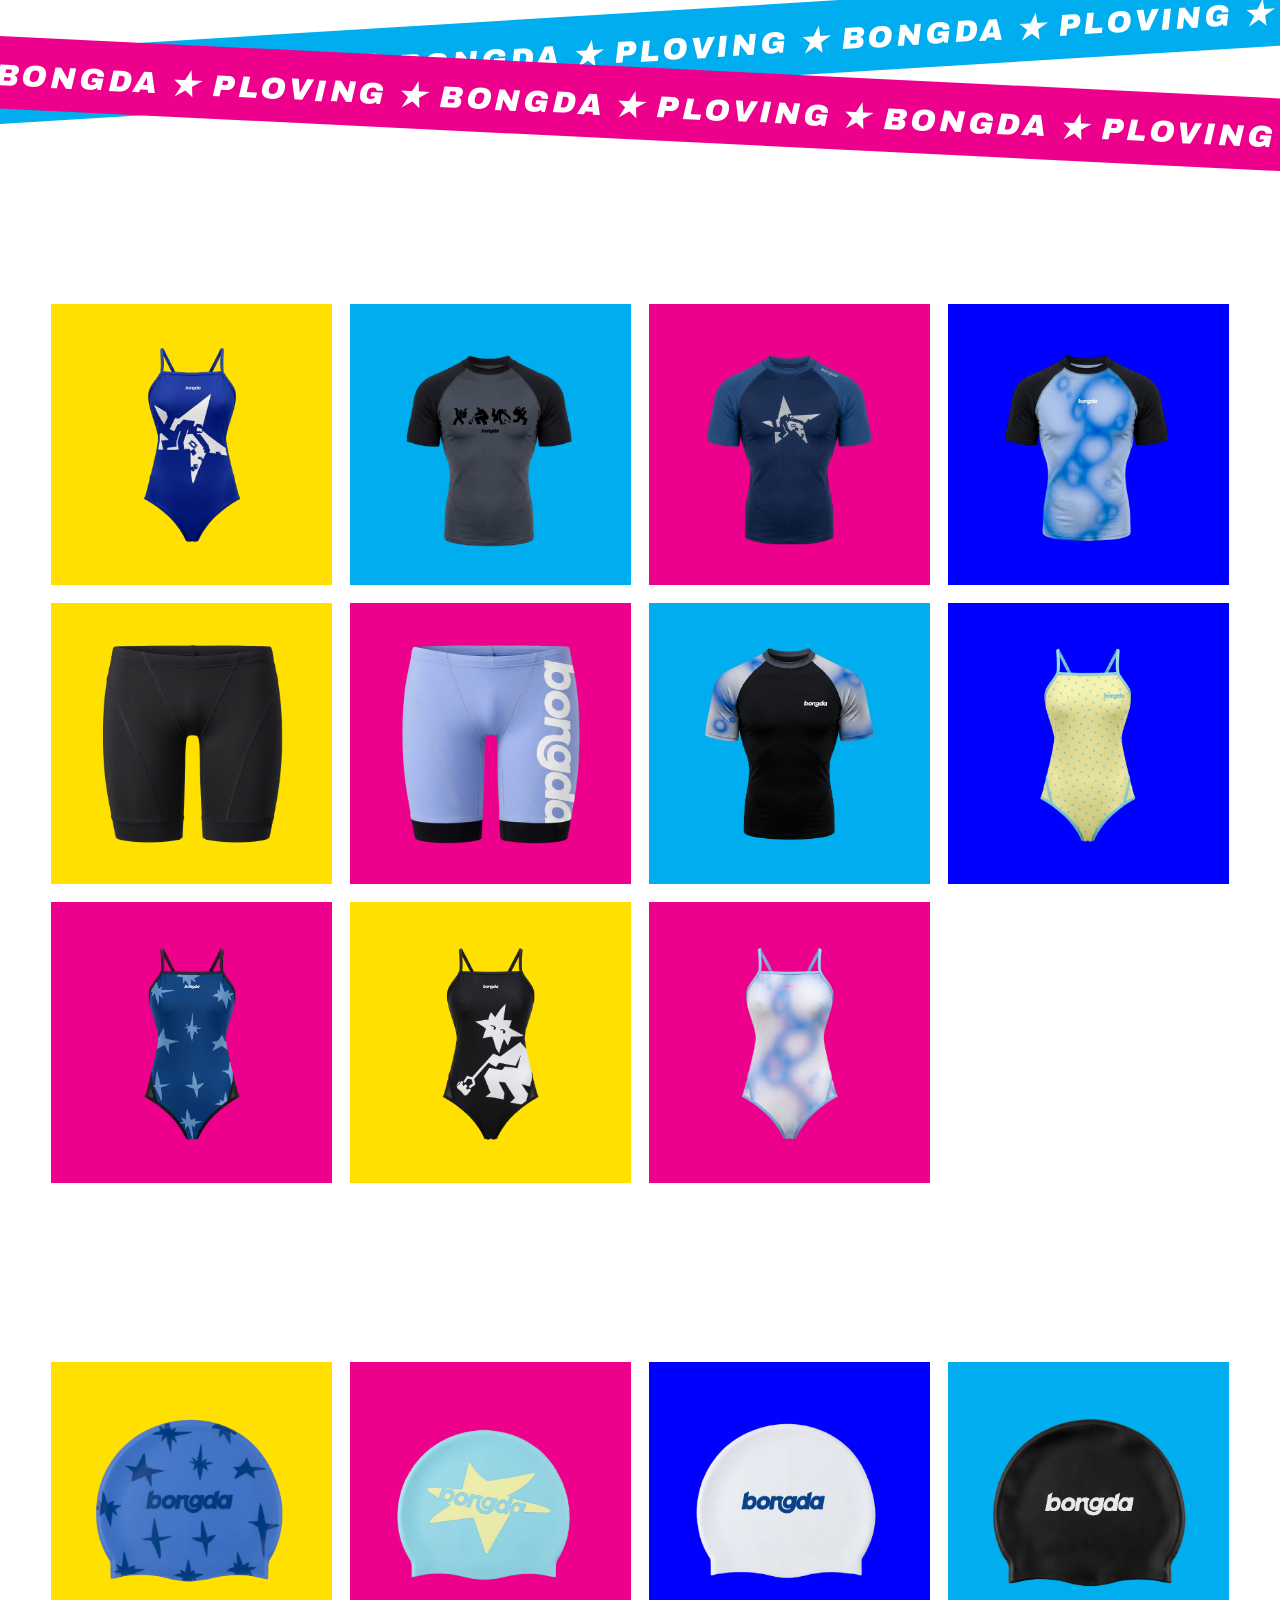
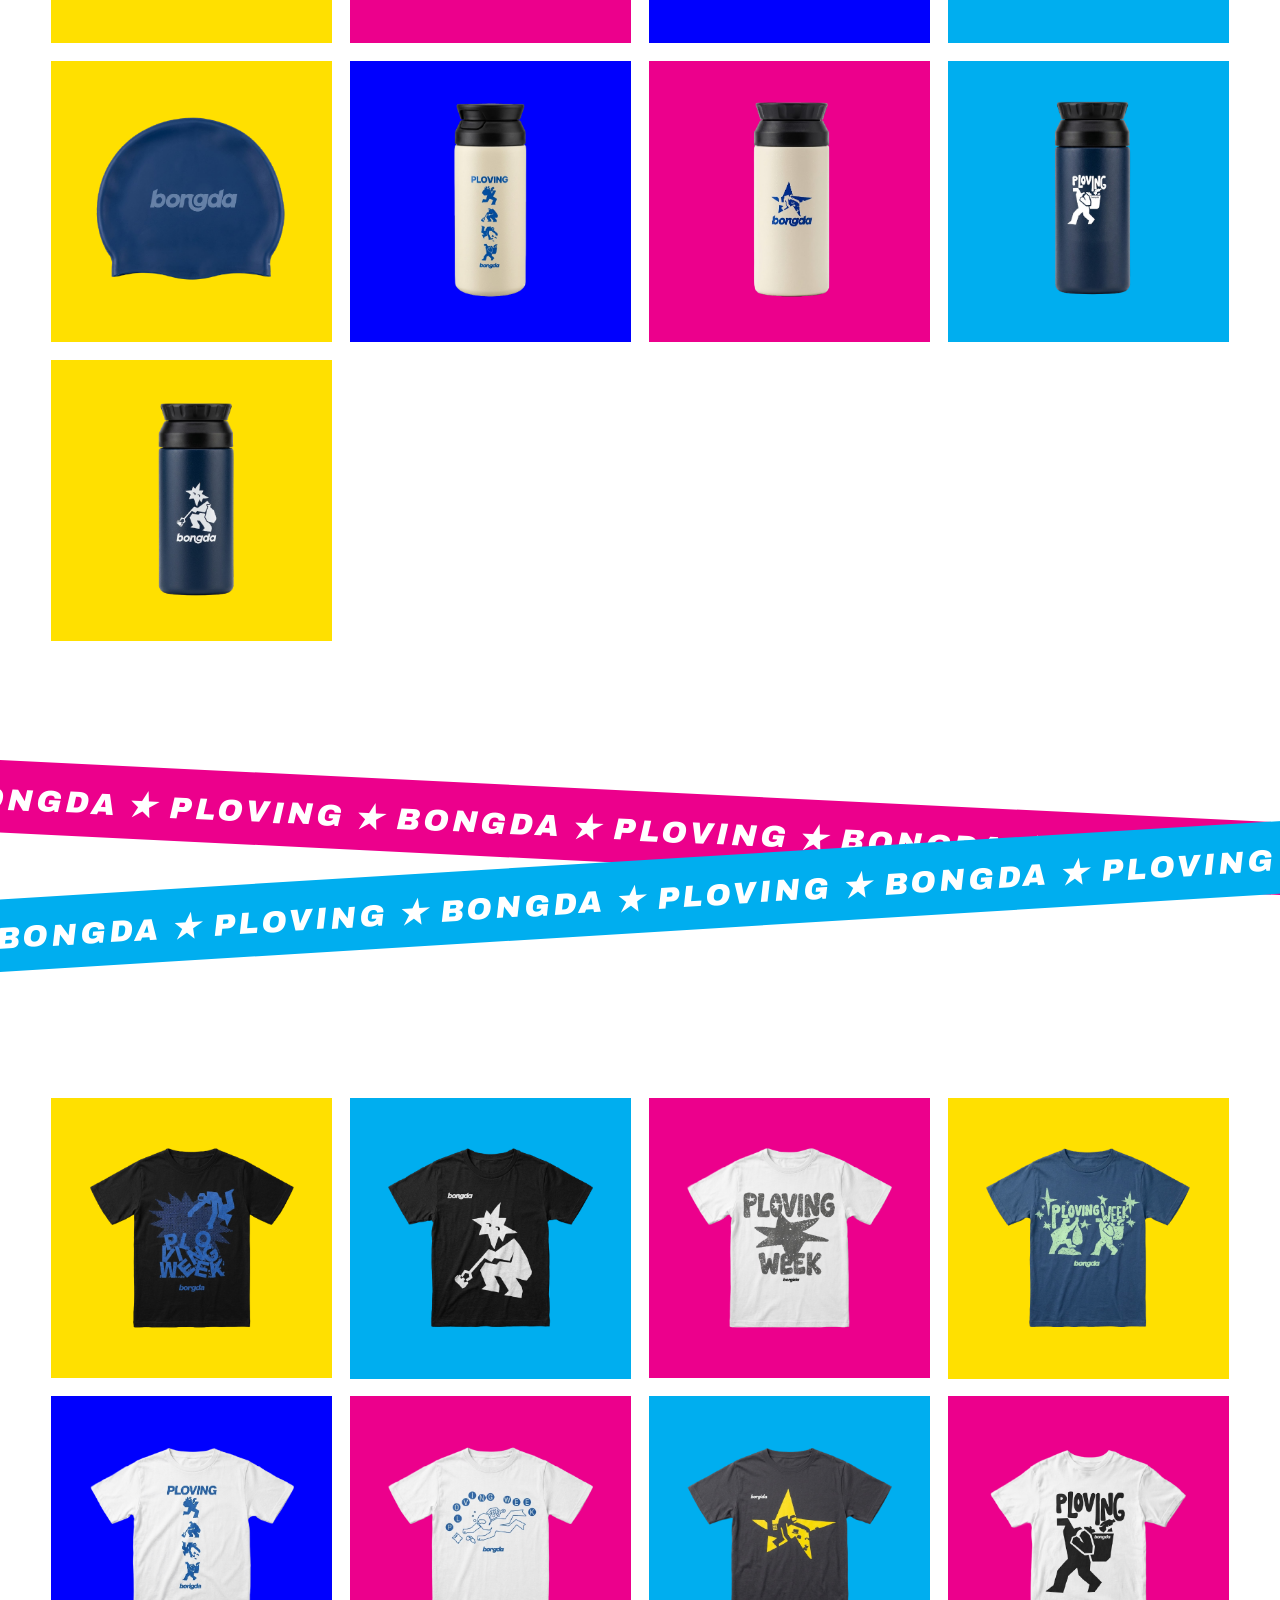
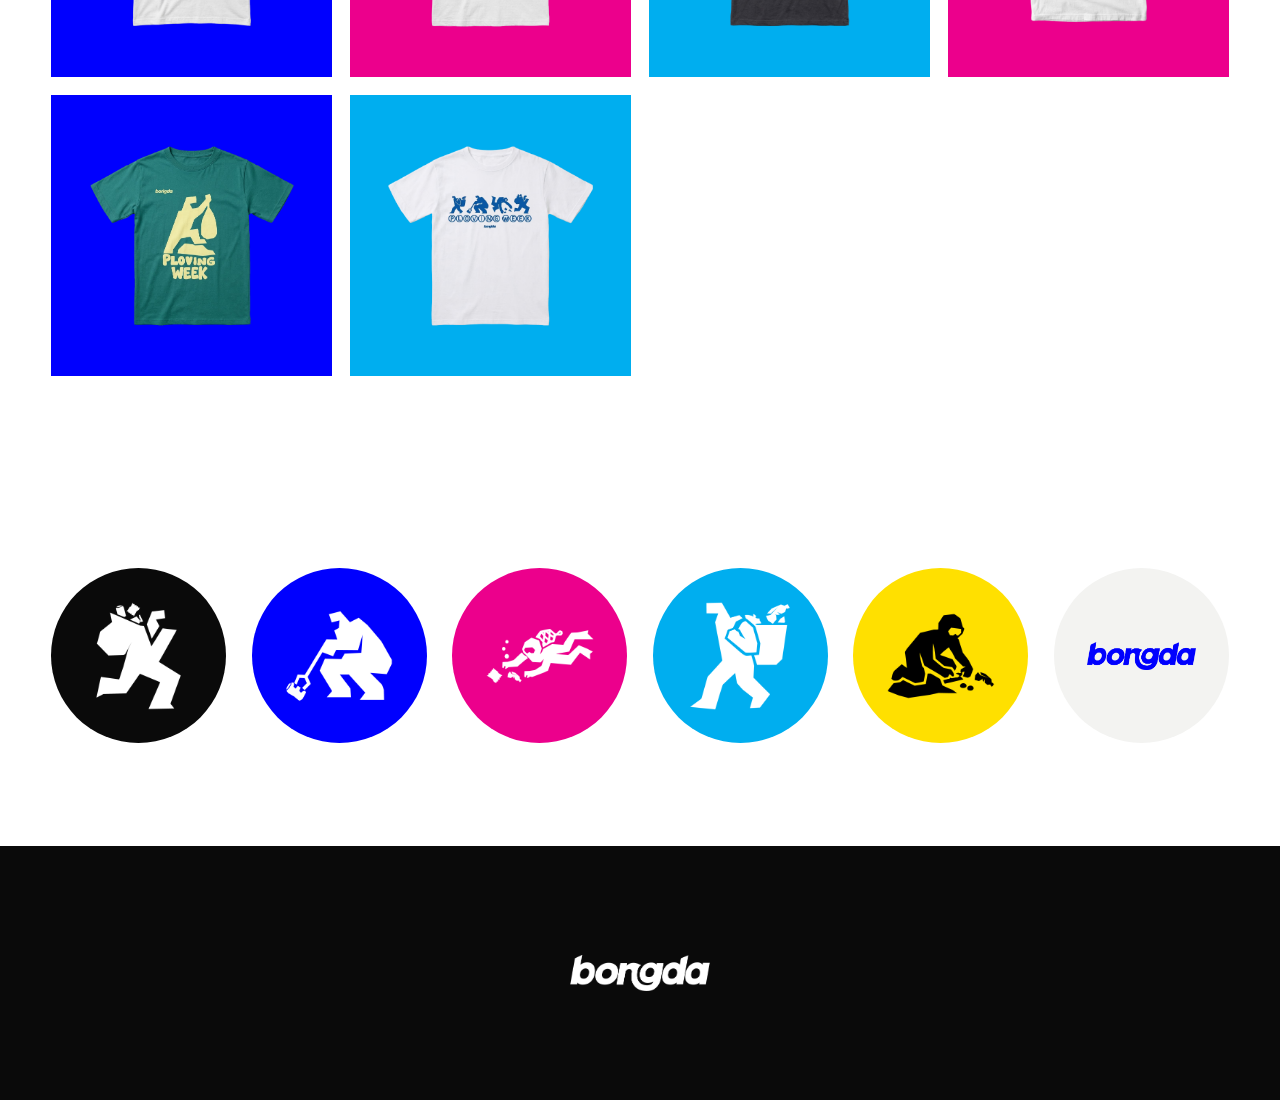
<file: 제품 디자인.html>
<!DOCTYPE html>
<html lang="ko">
<head>
  <meta charset="UTF-8" />
  <meta name="viewport" content="width=device-width, initial-scale=1.0" />
  <meta name="description" content="봉그다 제품 디자인 보드" />
  <title>봉그다 | 제품 디자인</title>
  <link rel="preconnect" href="https://fonts.googleapis.com" />
  <link rel="preconnect" href="https://fonts.gstatic.com" crossorigin />
  <link
    href="https://fonts.googleapis.com/css2?family=Anton&family=Archivo:ital,wght@0,400..900;1,400..900&family=Black+Han+Sans&family=Noto+Sans+KR:wght@400;500;700;800;900&display=swap"
    rel="stylesheet"
  />
  <style>
    :root {
      --volt: #0000fe;
      --cyan: #00aeef;
      --magenta: #ec008c;
      --yellow: #ffe000;
      --ink: #0a0a0a;
      --paper: #ffffff;
      --ease: cubic-bezier(0.22, 1, 0.36, 1);
      --font-body: "Archivo", "Noto Sans KR", system-ui, sans-serif;
      --font-kr: "Noto Sans KR", "Archivo", sans-serif;
      --nav-h: 84px;
    }
    *, *::before, *::after { box-sizing: border-box; }
    html { scroll-behavior: smooth; }
    body {
      margin: 0;
      font-family: var(--font-kr);
      background: var(--paper);
      color: var(--ink);
      overflow-x: hidden;
      -webkit-font-smoothing: antialiased;
    }
    a { color: inherit; text-decoration: none; }
    img { display: block; max-width: 100%; }
    .wrap { max-width: 1440px; margin: 0 auto; padding: 0 clamp(16px, 4vw, 56px); }

    /* HEADER (사이트 공통 크롬만 유지) */
    .header {
      position: sticky;
      top: 0;
      z-index: 55;
      background: rgba(255, 255, 255, 0.72);
      backdrop-filter: blur(10px);
      -webkit-backdrop-filter: blur(10px);
      border-bottom: 1px solid rgba(10,10,10,0.06);
    }
    .header__inner {
      position: relative;
      height: var(--nav-h);
      display: flex;
      align-items: center;
      max-width: 1440px;
      margin: 0 auto;
      padding: 0 clamp(16px, 4vw, 56px);
    }
    .brandblock__logo { height: clamp(30px, 4vw, 44px); width: auto; }
    .nav {
      position: absolute;
      left: 50%;
      transform: translateX(-50%);
      display: flex;
      gap: clamp(12px, 1.5vw, 24px);
      font-family: var(--font-body);
      font-size: 0.82rem;
      white-space: nowrap;
    }
    .nav a { position: relative; padding: 6px 2px; transition: color 0.2s ease; }
    .nav a::after {
      content: ""; position: absolute; left: 0; bottom: 0;
      width: 100%; height: 2px; background: var(--volt);
      transform: scaleX(0); transform-origin: left;
      transition: transform 0.25s var(--ease);
    }
    .nav a:hover { color: var(--volt); }
    .nav a:hover::after, .nav a.is-active::after { transform: scaleX(1); }
    .nav a.is-active { color: var(--volt); }
    @media (max-width: 1100px) { .nav { display: none; } }

    /* HERO SIGN */
    .hero {
      position: relative;
      min-height: clamp(440px, 72vh, 760px);
      display: flex;
      align-items: center;
      justify-content: center;
      background:
        repeating-linear-gradient(0deg, rgba(0,0,0,0.03) 0 1px, transparent 1px 40px),
        repeating-linear-gradient(90deg, rgba(0,0,0,0.03) 0 1px, transparent 1px 40px),
        var(--paper);
      overflow: hidden;
    }
    .hero__sign {
      position: relative;
      transform: rotate(-4deg);
      background: var(--ink);
      padding: clamp(34px, 7vw, 88px) clamp(48px, 11vw, 150px);
      box-shadow: 0 40px 80px -30px rgba(0,0,0,0.5);
    }
    .hero__sign::before, .hero__sign::after {
      content: "";
      position: absolute;
      top: -46px;
      width: 3px;
      height: 46px;
      background: var(--ink);
    }
    .hero__sign::before { left: 22%; }
    .hero__sign::after { right: 22%; }
    .hero__logo { height: clamp(46px, 9vw, 120px); width: auto; }
    .hero__chip {
      position: absolute;
      border-radius: 999px;
      z-index: 2;
    }
    .hero__chip--c { width: clamp(60px,9vw,120px); height: clamp(60px,9vw,120px); background: var(--cyan); left: 8%; top: 22%; }
    .hero__chip--m { width: clamp(40px,6vw,84px); height: clamp(40px,6vw,84px); background: var(--magenta); right: 12%; top: 30%; }
    .hero__chip--y { width: clamp(30px,5vw,64px); height: clamp(30px,5vw,64px); background: var(--yellow); right: 22%; bottom: 20%; }
    @media (max-width: 640px) { .hero__chip { display: none; } }

    /* SCATTER CLUSTER */
    .scatter {
      padding: clamp(48px, 9vw, 130px) 0;
    }
    .scatter__grid {
      display: grid;
      grid-template-columns: repeat(4, 1fr);
      gap: clamp(10px, 2.4vw, 40px);
      align-items: center;
    }
    @media (max-width: 900px) { .scatter__grid { grid-template-columns: repeat(3, 1fr); } }
    @media (max-width: 560px) { .scatter__grid { grid-template-columns: repeat(2, 1fr); } }
    .scatter__item {
      transition: transform 0.5s var(--ease), filter 0.5s var(--ease);
      filter: drop-shadow(0 22px 30px rgba(0,0,0,0.14));
    }
    .scatter__item img { width: 100%; height: auto; }
    .scatter__item:hover { transform: scale(1.06) rotate(0deg) !important; z-index: 4; position: relative; }
    .scatter__item:nth-child(1) { transform: rotate(-8deg) translateY(6%); }
    .scatter__item:nth-child(2) { transform: rotate(5deg) translateY(-8%) scale(1.08); }
    .scatter__item:nth-child(3) { transform: rotate(-3deg) translateY(10%); }
    .scatter__item:nth-child(4) { transform: rotate(9deg) translateY(-4%); }
    .scatter__item:nth-child(5) { transform: rotate(6deg) translateY(-10%); }
    .scatter__item:nth-child(6) { transform: rotate(-7deg) translateY(4%) scale(1.05); }
    .scatter__item:nth-child(7) { transform: rotate(4deg) translateY(8%); }
    .scatter__item:nth-child(8) { transform: rotate(-6deg) translateY(-6%); }

    /* TAPE MARQUEE */
    .tape { position: relative; padding: clamp(30px,6vw,80px) 0; }
    .tape__band {
      display: flex;
      align-items: center;
      gap: 0;
      white-space: nowrap;
      padding: clamp(8px, 1.3vw, 14px) 0;
      color: #fff;
      font-family: var(--font-body);
      font-weight: 900;
      font-style: italic;
      font-size: clamp(1rem, 2.4vw, 1.8rem);
      letter-spacing: 0.12em;
      text-transform: uppercase;
    }
    .tape__band span { flex-shrink: 0; padding: 0 1.4rem; }
    .tape__band--1 {
      background: var(--cyan);
      transform: rotate(-3.5deg) scale(1.05);
      margin: 0 -3%;
    }
    .tape__band--2 {
      background: var(--magenta);
      transform: rotate(2.8deg) scale(1.05);
      margin: -14px -3% 0;
    }
    .tape__track { display: inline-flex; animation: tape 26s linear infinite; }
    .tape__track--r { animation-direction: reverse; }
    @keyframes tape { from { transform: translateX(0); } to { transform: translateX(-50%); } }

    /* COLOR GRID */
    .grid { padding: clamp(48px, 8vw, 120px) 0; }
    .grid__inner {
      display: grid;
      grid-template-columns: repeat(4, 1fr);
      gap: clamp(8px, 1.4vw, 18px);
    }
    @media (max-width: 900px) { .grid__inner { grid-template-columns: repeat(3, 1fr); } }
    @media (max-width: 560px) { .grid__inner { grid-template-columns: repeat(2, 1fr); } }
    .cell {
      position: relative;
      aspect-ratio: 1;
      display: flex;
      align-items: center;
      justify-content: center;
      padding: clamp(16px, 3vw, 40px);
      overflow: hidden;
    }
    .cell img {
      width: 100%; height: 100%;
      object-fit: contain;
      transition: transform 0.5s var(--ease);
    }
    .cell:hover img { transform: scale(1.08); }
    .cell--cyan { background: var(--cyan); }
    .cell--magenta { background: var(--magenta); }
    .cell--yellow { background: var(--yellow); }
    .cell--volt { background: var(--volt); }
    .cell--ink { background: var(--ink); }
    .cell--paper { background: #f3f3f1; }

    /* PRODUCT WALL (auto-fill) */
    .wall { padding: clamp(40px, 7vw, 110px) 0; }
    .wall__inner {
      display: grid;
      grid-template-columns: repeat(auto-fill, minmax(clamp(150px, 20vw, 230px), 1fr));
      gap: clamp(8px, 1.4vw, 18px);
    }

    /* SCATTER on dark */
    .scatter--dark {
      background:
        repeating-linear-gradient(0deg, rgba(255,255,255,0.04) 0 1px, transparent 1px 40px),
        repeating-linear-gradient(90deg, rgba(255,255,255,0.04) 0 1px, transparent 1px 40px),
        var(--ink);
    }
    .scatter--dark .scatter__item { filter: drop-shadow(0 22px 34px rgba(0,0,0,0.55)); }

    /* BIG DRAPE */
    .drape {
      position: relative;
      background: var(--magenta);
      overflow: hidden;
    }
    .drape__inner {
      display: grid;
      grid-template-columns: 0.9fr 1.1fr;
      align-items: center;
      gap: clamp(20px, 4vw, 60px);
      padding: clamp(40px, 7vw, 110px) clamp(16px, 4vw, 56px);
      max-width: 1440px;
      margin: 0 auto;
    }
    @media (max-width: 820px) { .drape__inner { grid-template-columns: 1fr; } }
    .drape__swatches {
      display: grid;
      grid-template-columns: 1fr 1fr;
      gap: clamp(10px, 1.6vw, 20px);
    }
    .drape__swatch {
      aspect-ratio: 1;
      background: rgba(255,255,255,0.14);
      border: 1px solid rgba(255,255,255,0.4);
      display: flex; align-items: center; justify-content: center;
      padding: clamp(12px, 2vw, 26px);
    }
    .drape__swatch img { width: 100%; height: 100%; object-fit: contain; }
    .drape__hero {
      position: relative;
      display: flex; align-items: center; justify-content: center;
    }
    .drape__hero img {
      width: 100%;
      max-width: 560px;
      height: auto;
      filter: drop-shadow(0 40px 60px rgba(0,0,0,0.35));
    }

    /* BADGES */
    .badges { padding: clamp(48px, 8vw, 120px) 0; }
    .badges__row {
      display: grid;
      grid-template-columns: repeat(6, 1fr);
      gap: clamp(10px, 2vw, 28px);
    }
    @media (max-width: 900px) { .badges__row { grid-template-columns: repeat(3, 1fr); } }
    @media (max-width: 460px) { .badges__row { grid-template-columns: repeat(2, 1fr); } }
    .badge {
      aspect-ratio: 1;
      border-radius: 50%;
      display: flex; align-items: center; justify-content: center;
      padding: clamp(16px, 2.6vw, 34px);
      transition: transform 0.4s var(--ease);
    }
    .badge:hover { transform: translateY(-6px) rotate(6deg); }
    .badge img { width: 100%; height: 100%; object-fit: contain; }
    .badge--ink { background: var(--ink); }
    .badge--volt { background: var(--volt); }
    .badge--cyan { background: var(--cyan); }
    .badge--magenta { background: var(--magenta); }
    .badge--yellow { background: var(--yellow); }
    .badge--paper { background: #f3f3f1; }
    .badge__char { filter: brightness(0) invert(1); }
    .badge--yellow .badge__char { filter: brightness(0); }

    /* FOOTER (로고만) */
    .foot {
      background: var(--ink);
      padding: clamp(40px, 6vw, 72px) 0;
      display: flex;
      justify-content: center;
    }
    .foot img { height: clamp(64px, 10vw, 110px); width: auto; }

    /* REVEAL */
    .reveal { opacity: 0; transform: translateY(30px); transition: opacity 0.8s var(--ease), transform 0.8s var(--ease); }
    .reveal.in { opacity: 1; transform: none; }
    @media (prefers-reduced-motion: reduce) {
      .reveal { opacity: 1; transform: none; transition: none; }
      .tape__track { animation: none; }
    }
  </style>
</head>
<body>
  <header class="header">
    <div class="header__inner">
      <a class="brandblock" href="졸업연구 플로빙 2차.html" aria-label="봉그다 홈">
        <img class="brandblock__logo" src="logo-bongda-blue.png" alt="봉그다" decoding="async" />
      </a>
      <nav class="nav" aria-label="주요 메뉴">
        <a href="졸업연구 플로빙 2차.html#catalog">굿즈</a>
        <a href="플로빙컬렉션.html">컬렉션</a>
        <a class="is-active" href="제품 디자인.html">제품 디자인</a>
        <a href="봉그다 소개.html">봉그다 소개</a>
        <a href="봉그다이야기.html">봉그다 이야기</a>
      </nav>
    </div>
  </header>

  <!-- HERO SIGN -->
  <section class="hero" aria-label="봉그다">
    <span class="hero__chip hero__chip--c"></span>
    <span class="hero__chip hero__chip--m"></span>
    <span class="hero__chip hero__chip--y"></span>
    <div class="hero__sign">
      <img class="hero__logo" src="logo-bongda.png" alt="봉그다" decoding="async" />
    </div>
  </section>

  <!-- SCATTER CLUSTER : 키링 8종 -->
  <section class="scatter scatter--dark">
    <div class="wrap">
      <div class="scatter__grid">
        <div class="scatter__item"><img src="goods2/g01.png" alt="봉그다 키링" decoding="async" /></div>
        <div class="scatter__item"><img src="goods2/g02.png" alt="봉그다 키링" decoding="async" /></div>
        <div class="scatter__item"><img src="goods2/g03.png" alt="봉그다 키링" decoding="async" /></div>
        <div class="scatter__item"><img src="goods2/g04.png" alt="봉그다 키링" decoding="async" /></div>
        <div class="scatter__item"><img src="goods2/g05.png" alt="봉그다 키링" decoding="async" /></div>
        <div class="scatter__item"><img src="goods2/g06.png" alt="봉그다 키링" decoding="async" /></div>
        <div class="scatter__item"><img src="goods2/g07.png" alt="봉그다 키링" decoding="async" /></div>
        <div class="scatter__item"><img src="goods2/g08.png" alt="봉그다 키링" decoding="async" /></div>
      </div>
    </div>
  </section>

  <!-- TAPE MARQUEE -->
  <section class="tape" aria-hidden="true">
    <div class="tape__band tape__band--1">
      <div class="tape__track">
        <span>bongda ★ ploving ★ bongda ★ ploving ★ bongda ★ ploving ★ bongda ★ ploving ★</span>
        <span>bongda ★ ploving ★ bongda ★ ploving ★ bongda ★ ploving ★ bongda ★ ploving ★</span>
      </div>
    </div>
    <div class="tape__band tape__band--2">
      <div class="tape__track tape__track--r">
        <span>★ bongda ★ ploving ★ bongda ★ ploving ★ bongda ★ ploving ★ bongda ★ ploving</span>
        <span>★ bongda ★ ploving ★ bongda ★ ploving ★ bongda ★ ploving ★ bongda ★ ploving</span>
      </div>
    </div>
  </section>

  <!-- WALL 1 : 래시가드 · 수영복 · 반바지 11종 -->
  <section class="wall">
    <div class="wrap">
      <div class="wall__inner">
        <div class="cell cell--yellow reveal"><img src="goods2/g16.png" alt="봉그다 수영복" decoding="async" /></div>
        <div class="cell cell--cyan reveal"><img src="goods2/g09.png" alt="봉그다 래시가드" decoding="async" /></div>
        <div class="cell cell--magenta reveal"><img src="goods2/g10.png" alt="봉그다 래시가드" decoding="async" /></div>
        <div class="cell cell--volt reveal"><img src="goods2/g11.png" alt="봉그다 래시가드" decoding="async" /></div>
        <div class="cell cell--yellow reveal"><img src="goods2/g12.png" alt="봉그다 수영 반바지" decoding="async" /></div>
        <div class="cell cell--magenta reveal"><img src="goods2/g14.png" alt="봉그다 수영 반바지" decoding="async" /></div>
        <div class="cell cell--cyan reveal"><img src="goods2/g13.png" alt="봉그다 래시가드" decoding="async" /></div>
        <div class="cell cell--volt reveal"><img src="goods2/g15.png" alt="봉그다 수영복" decoding="async" /></div>
        <div class="cell cell--magenta reveal"><img src="goods2/g17.png" alt="봉그다 수영복" decoding="async" /></div>
        <div class="cell cell--yellow reveal"><img src="goods2/g18.png" alt="봉그다 수영복" decoding="async" /></div>
        <div class="cell cell--magenta reveal"><img src="goods2/g19.png" alt="봉그다 수영복" decoding="async" /></div>
      </div>
    </div>
  </section>

  <!-- WALL 2 : 수영모 5종 · 텀블러 4종 -->
  <section class="wall">
    <div class="wrap">
      <div class="wall__inner">
        <div class="cell cell--yellow reveal"><img src="goods2/g20.png" alt="봉그다 수영모" decoding="async" /></div>
        <div class="cell cell--magenta reveal"><img src="goods2/g21.png" alt="봉그다 수영모" decoding="async" /></div>
        <div class="cell cell--volt reveal"><img src="goods2/g22.png" alt="봉그다 수영모" decoding="async" /></div>
        <div class="cell cell--cyan reveal"><img src="goods2/g23.png" alt="봉그다 수영모" decoding="async" /></div>
        <div class="cell cell--yellow reveal"><img src="goods2/g24.png" alt="봉그다 수영모" decoding="async" /></div>
        <div class="cell cell--volt reveal"><img src="goods2/g25.png" alt="봉그다 텀블러" decoding="async" /></div>
        <div class="cell cell--magenta reveal"><img src="goods2/g27.png" alt="봉그다 텀블러" decoding="async" /></div>
        <div class="cell cell--cyan reveal"><img src="goods2/g28.png" alt="봉그다 텀블러" decoding="async" /></div>
        <div class="cell cell--yellow reveal"><img src="goods2/g29.png" alt="봉그다 텀블러" decoding="async" /></div>
      </div>
    </div>
  </section>

  <!-- TAPE MARQUEE 2 -->
  <section class="tape" aria-hidden="true">
    <div class="tape__band tape__band--2">
      <div class="tape__track">
        <span>bongda ★ ploving ★ bongda ★ ploving ★ bongda ★ ploving ★ bongda ★ ploving ★</span>
        <span>bongda ★ ploving ★ bongda ★ ploving ★ bongda ★ ploving ★ bongda ★ ploving ★</span>
      </div>
    </div>
    <div class="tape__band tape__band--1">
      <div class="tape__track tape__track--r">
        <span>★ bongda ★ ploving ★ bongda ★ ploving ★ bongda ★ ploving ★ bongda ★ ploving</span>
        <span>★ bongda ★ ploving ★ bongda ★ ploving ★ bongda ★ ploving ★ bongda ★ ploving</span>
      </div>
    </div>
  </section>

  <!-- WALL 3 : 티셔츠 10종 -->
  <section class="wall">
    <div class="wrap">
      <div class="wall__inner">
        <div class="cell cell--yellow reveal"><img src="goods2/g26.png" alt="봉그다 티셔츠" decoding="async" /></div>
        <div class="cell cell--cyan reveal"><img src="goods2/g30.png" alt="봉그다 티셔츠" decoding="async" /></div>
        <div class="cell cell--magenta reveal"><img src="goods2/g31.png" alt="봉그다 티셔츠" decoding="async" /></div>
        <div class="cell cell--yellow reveal"><img src="goods2/g32.png" alt="봉그다 티셔츠" decoding="async" /></div>
        <div class="cell cell--volt reveal"><img src="goods2/g33.png" alt="봉그다 티셔츠" decoding="async" /></div>
        <div class="cell cell--magenta reveal"><img src="goods2/g34.png" alt="봉그다 티셔츠" decoding="async" /></div>
        <div class="cell cell--cyan reveal"><img src="goods2/g35.png" alt="봉그다 티셔츠" decoding="async" /></div>
        <div class="cell cell--magenta reveal"><img src="goods2/g36.png" alt="봉그다 티셔츠" decoding="async" /></div>
        <div class="cell cell--volt reveal"><img src="goods2/g37.png" alt="봉그다 티셔츠" decoding="async" /></div>
        <div class="cell cell--cyan reveal"><img src="goods2/g38.png" alt="봉그다 티셔츠" decoding="async" /></div>
      </div>
    </div>
  </section>

  <!-- BADGES -->
  <section class="badges">
    <div class="wrap">
      <div class="badges__row">
        <div class="badge badge--ink reveal"><img class="badge__char" src="chars2/c3.png" alt="" decoding="async" /></div>
        <div class="badge badge--volt reveal"><img class="badge__char" src="chars2/c4.png" alt="" decoding="async" /></div>
        <div class="badge badge--magenta reveal"><img class="badge__char" src="chars2/c6.png" alt="" decoding="async" /></div>
        <div class="badge badge--cyan reveal"><img class="badge__char" src="chars2/c7.png" alt="" decoding="async" /></div>
        <div class="badge badge--yellow reveal"><img class="badge__char" src="chars2/c8.png" alt="" decoding="async" /></div>
        <div class="badge badge--paper reveal"><img src="logo-bongda-blue.png" alt="" decoding="async" /></div>
      </div>
    </div>
  </section>

  <footer class="foot">
    <a href="졸업연구 플로빙 2차.html" aria-label="봉그다 홈"><img src="logo-bongda.png" alt="봉그다" decoding="async" /></a>
  </footer>

  <script>
    (function () {
      const reduce = window.matchMedia("(prefers-reduced-motion: reduce)").matches;
      const items = document.querySelectorAll(".reveal");
      if (!reduce && "IntersectionObserver" in window) {
        const io = new IntersectionObserver((entries) => {
          entries.forEach((e) => {
            if (!e.isIntersecting) return;
            e.target.classList.add("in");
            io.unobserve(e.target);
          });
        }, { threshold: 0.06, rootMargin: "0px 0px -5% 0px" });
        items.forEach((el) => io.observe(el));
      } else {
        items.forEach((el) => el.classList.add("in"));
      }
    })();
  </script>
</body>
</html>
</file>
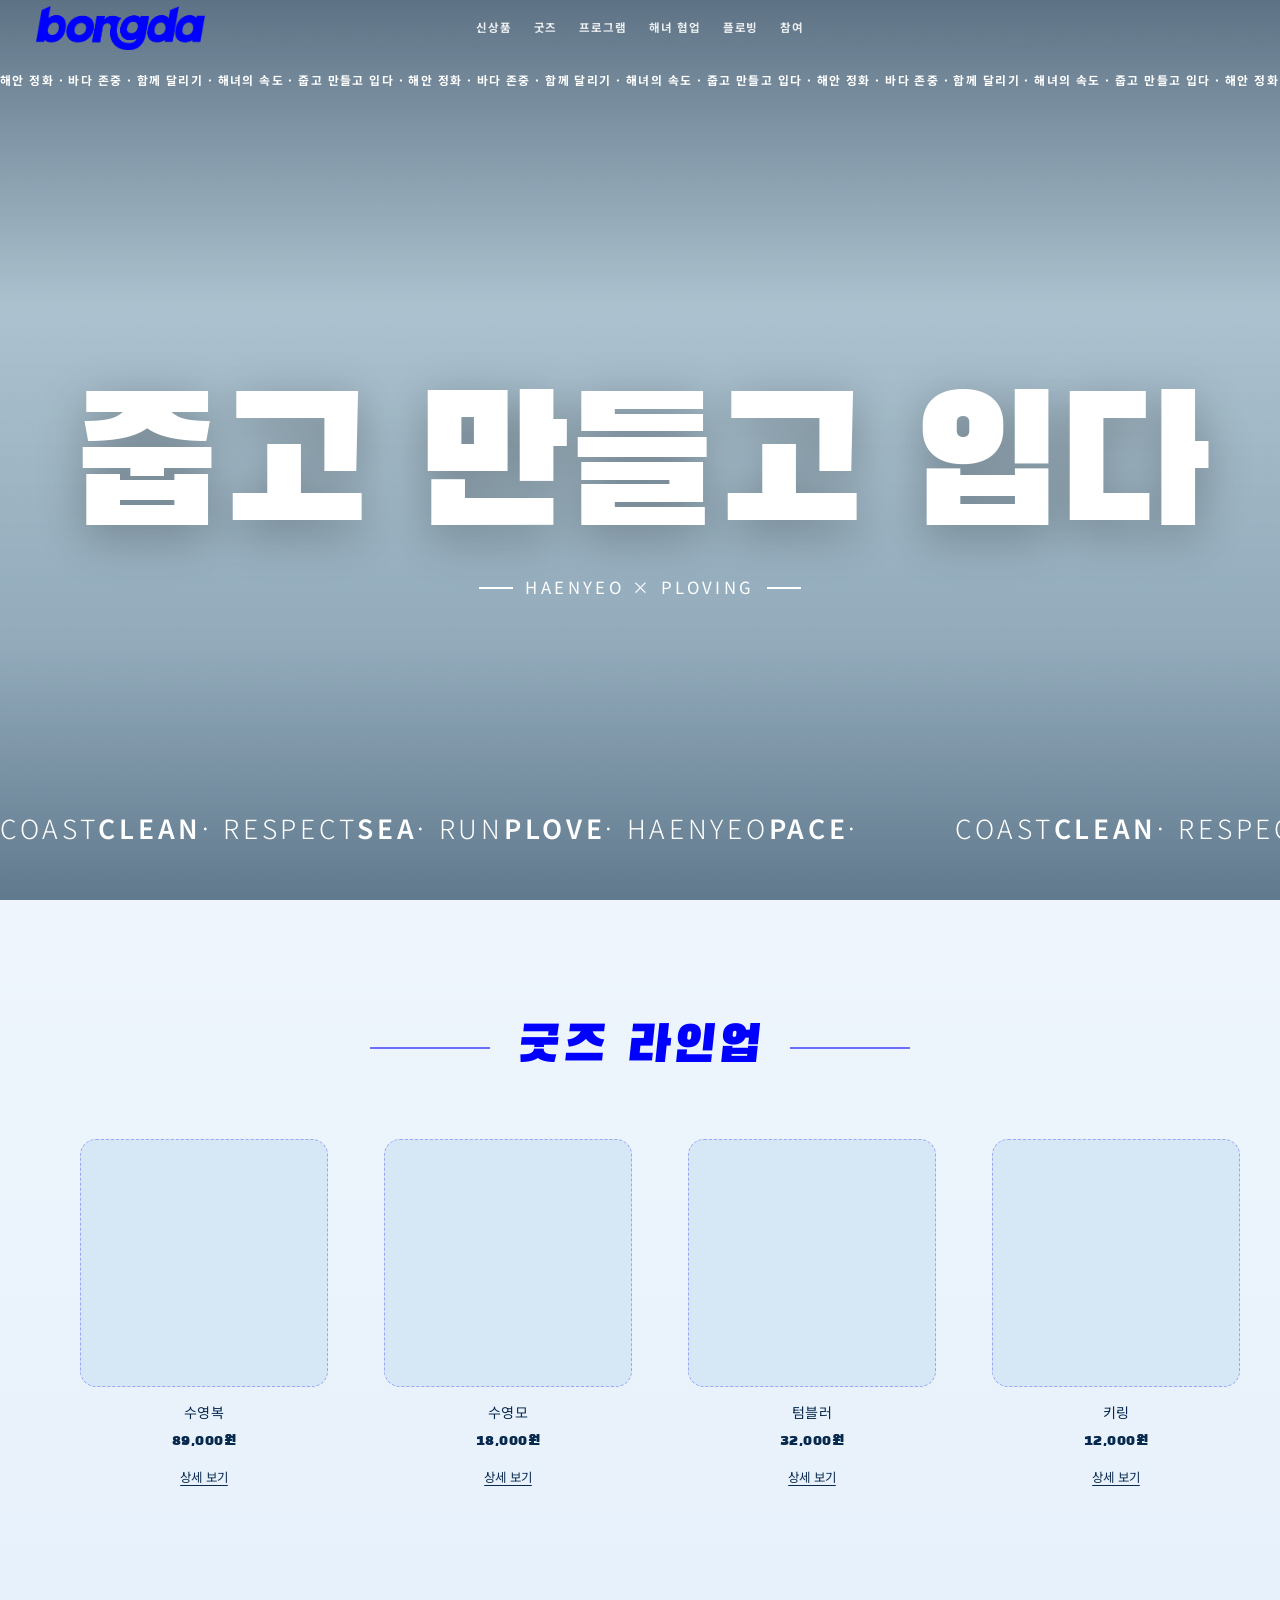
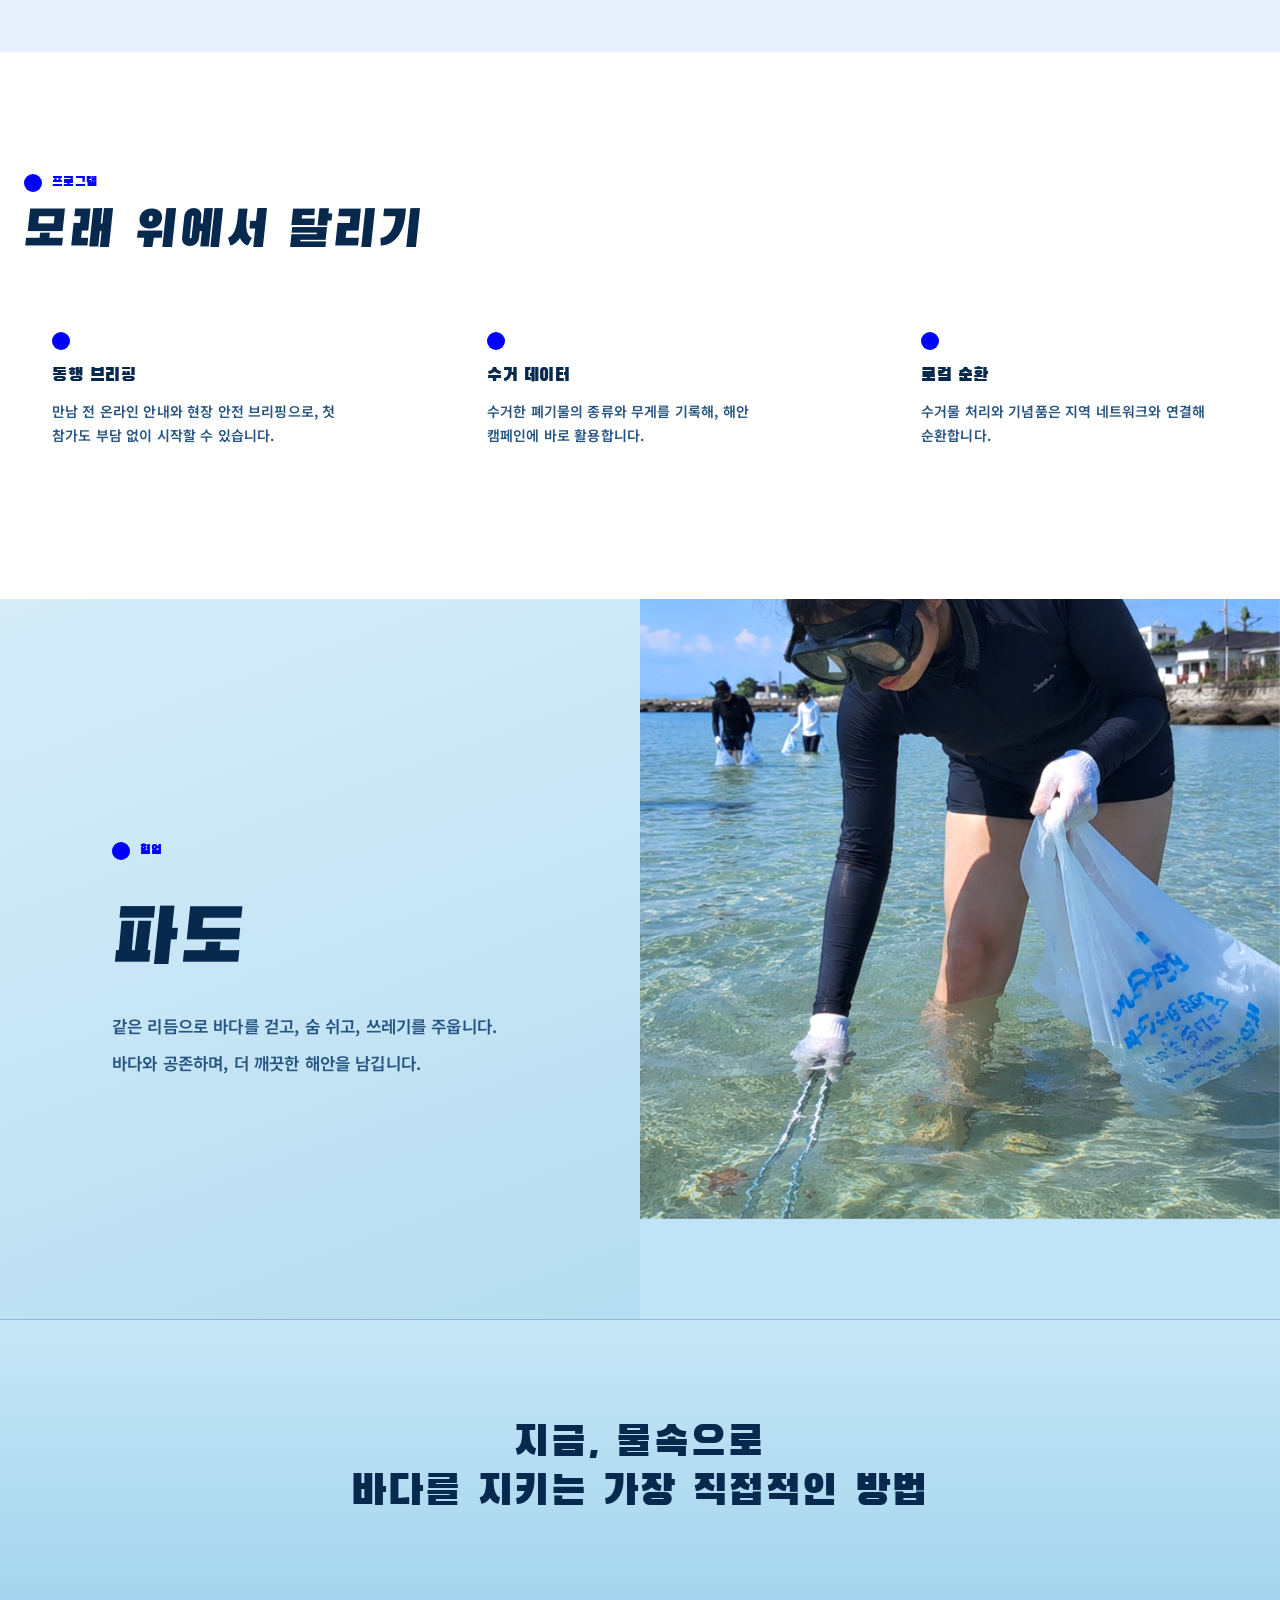
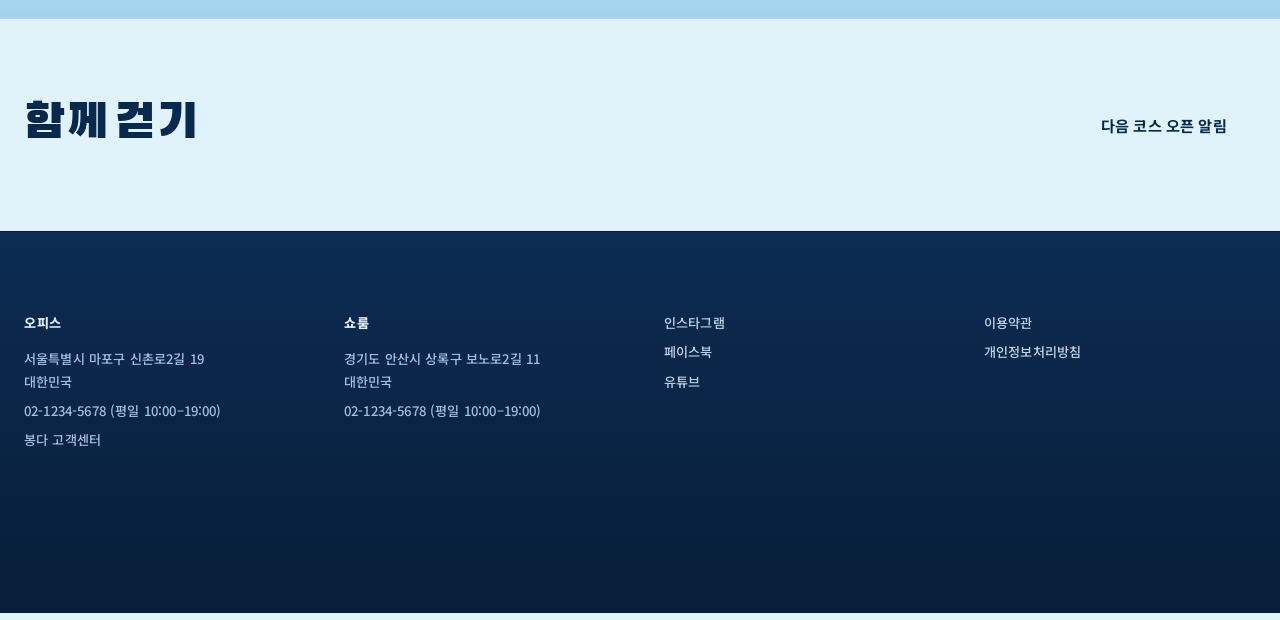
<file: 졸업연구 플로빙 작업.html>
<!DOCTYPE html>
<html lang="ko">
<head>
  <meta charset="UTF-8" />
  <meta name="viewport" content="width=device-width, initial-scale=1.0" />
  <meta
    name="description"
    content="봉다 — 해녀와 함께하는 해안 플로빙 브랜드"
  />
  <title>봉다 | 해녀 동행 플로빙</title>
  <link rel="preconnect" href="https://fonts.googleapis.com" />
  <link rel="preconnect" href="https://fonts.gstatic.com" crossorigin />
  <link
    href="https://fonts.googleapis.com/css2?family=Black+Han+Sans&family=Noto+Sans+KR:wght@300;500;600;700;800;900&display=swap"
    rel="stylesheet"
  />
  <style>
    :root {
      --ink: #07294e;
      --ink-soft: #275582;
      --white: #ffffff;
      --foam: #e0f3fb;
      --sky: #bfe4f5;
      --mist: #93d0ef;
      --muted: #4a7796;
      --volt: #0000fe;
      --volt-dim: #0000c2;
      --volt-glow: rgba(0, 0, 254, 0.3);
      --ease: cubic-bezier(0.22, 1, 0.36, 1);
      --goods-accent: #0000fe;
      --goods-bg: #e7f1fb;
      --shadow-soft: 0 18px 50px rgba(8, 32, 64, 0.2);
      --leading-body: 1.72;
      --leading-tight: 1.35;
      --measure: 28em;
      --font-brand: "Black Han Sans", "Noto Sans KR", sans-serif;
      --font-body: "Noto Sans KR", system-ui, sans-serif;
      --brand-skew: -6deg;
      --track-brand: 0.03em;
      --track-brand-display: 0.055em;
      --track-body: 0.01em;
    }

    *,
    *::before,
    *::after {
      box-sizing: border-box;
    }

    html {
      scroll-behavior: smooth;
    }

    body {
      margin: 0;
      font-family: var(--font-body);
      background: linear-gradient(180deg, var(--foam) 0%, var(--sky) 48%, #a6d3ec 100%);
      color: var(--ink);
      line-height: var(--leading-body);
      letter-spacing: var(--track-body);
      font-weight: 600;
      word-break: keep-all;
      overflow-wrap: break-word;
      -webkit-font-smoothing: antialiased;
    }

    p {
      margin: 0;
    }

    a {
      color: inherit;
      text-decoration: none;
    }

    img {
      display: block;
      max-width: 100%;
    }

    .font-display,
    .font-brand {
      font-family: var(--font-brand);
      font-weight: 400;
      letter-spacing: var(--track-brand);
    }

    h1, h2, h3 {
      font-family: var(--font-brand);
      font-weight: 400;
      letter-spacing: var(--track-brand);
    }

    /* NAV */
    .nav {
      position: fixed;
      inset: 0 0 auto;
      z-index: 50;
      color: var(--ink);
      background: rgba(228, 240, 250, 0.82);
      backdrop-filter: blur(16px) saturate(1.2);
      border-bottom: 1px solid rgba(10, 38, 71, 0.14);
      box-shadow: 0 6px 28px rgba(8, 32, 64, 0.12);
      opacity: 0;
      visibility: hidden;
      pointer-events: none;
      transform: translateY(-100%);
      transition:
        opacity 0.5s var(--ease),
        transform 0.5s var(--ease),
        visibility 0.5s;
    }

    .nav.is-visible {
      opacity: 1;
      visibility: visible;
      pointer-events: auto;
      transform: translateY(0);
    }

    @media (prefers-reduced-motion: reduce) {
      .nav {
        opacity: 1;
        visibility: visible;
        pointer-events: auto;
        transform: none;
        transition: none;
      }
    }

    .nav__inner {
      position: relative;
      max-width: 1320px;
      margin: 0 auto;
      padding: 18px 24px;
      display: flex;
      align-items: center;
      justify-content: flex-start;
      gap: 20px;
    }

    .logo {
      display: inline-flex;
      align-items: center;
      line-height: 0;
    }

    .logo img {
      display: block;
      height: clamp(30px, 5vw, 42px);
      width: auto;
      max-width: min(200px, 46vw);
    }

    .logo:hover img {
      opacity: 0.9;
    }

    .hero__brand {
      margin-bottom: 22px;
    }

    .hero__brand img {
      display: block;
      height: clamp(40px, 8vw, 56px);
      width: auto;
      max-width: min(260px, 70vw);
    }

    .nav__links {
      position: absolute;
      left: 50%;
      transform: translateX(-50%) translateY(10px);
      display: flex;
      flex-wrap: wrap;
      align-items: center;
      justify-content: center;
      gap: clamp(20px, 3.5vw, 40px);
      font-size: 0.9rem;
      font-family: var(--font-body);
      font-weight: 700;
      letter-spacing: var(--track-body);
    }

    .nav__links a {
      position: relative;
      color: var(--ink-soft);
      opacity: 0.92;
      transition: color 0.2s ease, opacity 0.2s ease, transform 0.2s var(--ease);
    }

    .nav__links a:hover {
      color: var(--volt);
      opacity: 1;
      text-decoration: underline;
      text-underline-offset: 4px;
    }

    .nav__links a.is-pop {
      animation: nav-pop 0.45s var(--ease);
      color: var(--volt);
    }

    @keyframes nav-pop {
      0% {
        transform: scale(1);
      }
      35% {
        transform: scale(1.32);
      }
      100% {
        transform: scale(1);
      }
    }

    .nav-ripple {
      position: absolute;
      left: 50%;
      top: 75%;
      width: 14px;
      height: 14px;
      margin: -7px 0 0 -7px;
      border-radius: 999px;
      background: var(--volt);
      pointer-events: none;
      opacity: 0.55;
      transform: scale(0);
      animation: nav-ripple 0.55s var(--ease) forwards;
    }

    @keyframes nav-ripple {
      0% {
        transform: scale(0);
        opacity: 0.5;
      }
      100% {
        transform: scale(7);
        opacity: 0;
      }
    }

    @media (max-width: 720px) {
      .nav__links {
        display: none;
      }
    }

    /* HERO */
    .hero {
      position: relative;
      min-height: 100dvh;
      display: flex;
      flex-direction: column;
      padding: 0;
      overflow: hidden;
    }

    .hero__bg {
      position: absolute;
      inset: 0;
      z-index: 0;
      overflow: hidden;
    }

    .hero__bg::after {
      content: "";
      position: absolute;
      inset: 0;
      z-index: 1;
      pointer-events: none;
      background: linear-gradient(
        180deg,
        rgba(6, 28, 54, 0.6) 0%,
        rgba(6, 28, 54, 0.22) 34%,
        rgba(6, 28, 54, 0.32) 72%,
        rgba(6, 28, 54, 0.55) 100%
      );
    }

    .hero__video {
      position: absolute;
      left: 0;
      right: 0;
      top: -20%;
      z-index: 0;
      width: 100%;
      height: 140%;
      object-fit: cover;
      filter: brightness(0.94) saturate(1.16) contrast(1.05);
      will-change: transform;
    }

    .hero__top {
      position: relative;
      z-index: 3;
      display: flex;
      align-items: center;
      justify-content: center;
      flex-wrap: wrap;
      gap: 10px 24px;
      padding: 18px clamp(16px, 3vw, 36px);
      color: #fff;
    }

    .hero__top-brand {
      position: absolute;
      left: clamp(16px, 3vw, 36px);
      top: 50%;
      transform: translateY(-50%);
      display: inline-flex;
      align-items: center;
      line-height: 0;
    }

    .hero__top-brand img {
      display: block;
      height: clamp(30px, 4vw, 44px);
      width: auto;
      max-width: min(200px, 46vw);
    }

    .hero__top-nav {
      display: flex;
      flex-wrap: wrap;
      gap: 8px 22px;
      font-family: var(--font-body);
      font-size: 0.72rem;
      font-weight: 700;
      letter-spacing: 0.08em;
    }

    .hero__top-nav a {
      color: #fff;
      opacity: 0.88;
      transition: opacity 0.2s ease;
    }

    .hero__top-nav a:hover {
      opacity: 1;
      text-decoration: underline;
      text-underline-offset: 4px;
    }

    .hero__ticker {
      position: relative;
      z-index: 3;
      overflow: hidden;
      padding: 9px 0;
      color: #fff;
      white-space: nowrap;
    }

    .hero__ticker-track {
      display: inline-flex;
      will-change: transform;
      animation: hero-ticker 42s linear infinite;
    }

    .hero__ticker-group {
      font-family: var(--font-body);
      font-size: 0.74rem;
      font-weight: 700;
      letter-spacing: 0.12em;
      padding-right: 1.5em;
    }

    @keyframes hero-ticker {
      from { transform: translateX(0); }
      to { transform: translateX(-50%); }
    }

    .hero__wordmark {
      position: relative;
      z-index: 3;
      display: flex;
      justify-content: center;
      align-items: flex-start;
      gap: clamp(0.25em, 3vw, 0.7em);
      margin: calc(clamp(48px, 13vh, 150px) + clamp(2.6rem, 14vw, 12rem)) 0 0;
      padding: 0 clamp(8px, 1.6vw, 24px);
      font-family: var(--font-brand);
      font-weight: 400;
      font-size: clamp(2.6rem, 14vw, 12rem);
      line-height: 0.84;
      letter-spacing: 0;
      white-space: nowrap;
      color: #fff;
      text-shadow: 0 12px 48px rgba(0, 0, 0, 0.28);
    }

    .hero__center {
      position: relative;
      z-index: 3;
      flex: 1;
      display: flex;
      flex-direction: column;
      align-items: center;
      justify-content: center;
      text-align: center;
      gap: 16px;
      padding: clamp(16px, 4vh, 48px) 24px;
      color: #fff;
    }

    .hero__eyebrow {
      position: relative;
      z-index: 3;
      display: inline-flex;
      align-self: center;
      align-items: center;
      gap: 12px;
      margin-top: clamp(18px, 2.8vh, 34px);
      font-family: var(--font-body);
      font-size: clamp(0.85rem, 1.6vw, 1.05rem);
      font-weight: 400;
      letter-spacing: 0.2em;
      color: #ffffff;
      text-transform: uppercase;
    }

    .hero__eyebrow::before,
    .hero__eyebrow::after {
      content: "";
      width: 34px;
      height: 2px;
      background: #ffffff;
    }

    .hero__headline {
      margin: 0;
      font-family: var(--font-brand);
      font-size: clamp(2.4rem, 8vw, 5.4rem);
      line-height: 1.05;
      letter-spacing: var(--track-brand-display);
      color: #fff;
      text-shadow: 0 10px 36px rgba(0, 0, 0, 0.3);
    }

    .hero__headline span {
      display: block;
      color: #8fd3ff;
    }

    .hero__actions {
      display: flex;
      flex-wrap: wrap;
      justify-content: center;
      gap: 12px;
      margin-top: 8px;
    }

    .hero__shop {
      position: relative;
      z-index: 3;
      align-self: center;
      margin: 0 auto clamp(28px, 6vh, 64px);
      padding: 4px 6px;
      font-family: var(--font-brand);
      font-size: clamp(1rem, 2.1vw, 1.5rem);
      letter-spacing: 0.08em;
      color: #fff;
    }

    .hero__shop:hover {
      text-decoration: underline;
      text-underline-offset: 7px;
    }

    .btn {
      display: inline-flex;
      align-items: center;
      justify-content: center;
      min-height: 48px;
      padding: 0 28px;
      border-radius: 999px;
      font-family: var(--font-body);
      font-size: 0.95rem;
      font-weight: 700;
      letter-spacing: var(--track-body);
      border: 1px solid transparent;
      transition: transform 0.2s var(--ease), background 0.2s ease, color 0.2s ease;
    }

    .btn:active {
      transform: scale(0.98);
    }

    .btn--primary {
      background: transparent;
      color: var(--ink);
      border-color: transparent;
      box-shadow: none;
    }

    .btn--primary:hover {
      background: transparent;
      color: var(--volt);
      border-color: transparent;
      transform: translateY(-2px);
      box-shadow: none;
    }

    .btn--ghost {
      border-color: rgba(0, 0, 254, 0.35);
      color: var(--ink);
      background: rgba(255, 255, 255, 0.72);
      backdrop-filter: blur(8px);
    }

    .btn--ghost:hover {
      border-color: var(--volt);
      background: #fff;
      color: var(--volt);
    }

    /* MARQUEE */
    .marquee-wrap {
      background: transparent;
      overflow: hidden;
    }

    .marquee-wrap--hero {
      position: relative;
      z-index: 3;
      width: 100%;
      margin-top: auto;
      padding-bottom: clamp(16px, 4vh, 40px);
    }

    .marquee {
      display: flex;
      overflow: hidden;
      padding: 14px 0;
    }

    .marquee__track {
      display: flex;
      flex-shrink: 0;
      width: max-content;
      animation: marquee-scroll 28s linear infinite;
      will-change: transform;
    }

    .marquee__group {
      display: flex;
      flex-shrink: 0;
      align-items: center;
      padding-right: clamp(48px, 8vw, 96px);
      font-family: var(--font-body);
      font-size: clamp(1.05rem, 2.8vw, 1.65rem);
      font-weight: 300;
      letter-spacing: 0.14em;
      color: #ffffff;
      white-space: nowrap;
    }

    .marquee__group strong {
      color: #ffffff;
      font-weight: 600;
    }

    @keyframes marquee-scroll {
      from {
        transform: translate3d(0, 0, 0);
      }
      to {
        transform: translate3d(-50%, 0, 0);
      }
    }

    @media (prefers-reduced-motion: reduce) {
      .marquee__track {
        animation: none;
        flex-wrap: wrap;
        justify-content: center;
        width: 100%;
        max-width: 1320px;
        margin: 0 auto;
      }
    }

    /* GOODS LINEUP — 밝은 배경 + 브랜드 블루 */
    #goods {
      scroll-margin-top: 88px;
    }

    .section--goods {
      padding: clamp(56px, 10vw, 96px) 24px clamp(64px, 11vw, 104px);
      background: linear-gradient(180deg, #eef5fc 0%, var(--goods-bg) 100%);
      color: var(--goods-accent);
    }

    .goods__title-wrap {
      max-width: 1120px;
      margin: 0 auto 28px;
      display: flex;
      align-items: center;
      justify-content: center;
      gap: clamp(12px, 4vw, 28px);
    }

    .goods__line {
      flex: 1;
      max-width: 120px;
      height: 2px;
      background: var(--goods-accent);
      opacity: 0.55;
    }

    .goods__title {
      margin: 0;
      font-family: var(--font-brand);
      font-size: clamp(1.1rem, 3vw, 1.7rem);
      letter-spacing: var(--track-brand-display);
      line-height: 1.08;
      text-align: center;
      transform: skewX(var(--brand-skew));
      color: var(--goods-accent);
    }

    .goods-viewport {
      max-width: 1200px;
      margin: 8px auto 0;
      overflow-x: auto;
      overflow-y: hidden;
      scroll-snap-type: x mandatory;
      scroll-padding-inline: 24px;
      padding: 8px 0 10px;
      cursor: grab;
      touch-action: pan-x;
      -webkit-overflow-scrolling: touch;
      scrollbar-width: none;
      -ms-overflow-style: none;
    }

    .goods-viewport:focus-visible {
      outline: 2px solid var(--goods-accent);
      outline-offset: 4px;
    }

    .goods-viewport.is-dragging {
      cursor: grabbing;
      scroll-snap-type: none;
      user-select: none;
    }

    .goods-viewport.is-dragging .goods-card {
      pointer-events: none;
    }

    .goods-viewport::-webkit-scrollbar {
      display: none;
      width: 0;
      height: 0;
    }

    .goods-track {
      display: flex;
      flex-wrap: nowrap;
      gap: clamp(16px, 2.5vw, 24px);
      padding: 0 24px 4px;
      width: max-content;
    }

    .goods-card {
      flex: 0 0 clamp(200px, 42vw, 280px);
      scroll-snap-align: start;
      display: block;
      text-align: center;
      padding: clamp(20px, 4vw, 28px) clamp(12px, 2vw, 16px);
      border-radius: 16px;
      cursor: default;
      transition: background 0.2s ease, transform 0.2s var(--ease);
    }

    .goods-card:hover {
      transform: translateY(-2px);
    }

    .goods-card:focus-visible {
      outline: 2px solid var(--goods-accent);
      outline-offset: 4px;
    }

    .goods-card__img {
      aspect-ratio: 1 / 1;
      margin: 0 auto 16px;
      border-radius: 16px;
      overflow: hidden;
      background: #d6e8f6;
      border: 1px dashed rgba(0, 0, 254, 0.28);
    }

    .goods-card__img img {
      width: 100%;
      height: 100%;
      object-fit: cover;
    }

    .goods-card__name {
      margin: 0 0 6px;
      font-family: var(--font-body);
      font-size: 0.88rem;
      font-weight: 400;
      letter-spacing: var(--track-body);
      line-height: var(--leading-tight);
      color: var(--ink);
    }

    .goods-card__price {
      margin: 0 0 8px;
      font-family: var(--font-brand);
      font-size: 0.95rem;
      font-weight: 400;
      letter-spacing: var(--track-brand);
      color: var(--ink);
    }

    .goods-card__link {
      display: inline-block;
      font-family: var(--font-body);
      font-size: 0.78rem;
      font-weight: 400;
      letter-spacing: var(--track-body);
      color: var(--ink);
      text-decoration: underline;
      text-underline-offset: 3px;
    }

    .goods-card__link:hover {
      color: var(--volt-dim);
    }

    .goods-viewport.is-dragging .goods-card__link {
      pointer-events: none;
    }

    /* SECTIONS */
    .section {
      padding: clamp(64px, 12vw, 120px) 24px;
    }

    .section--light {
      background: #ffffff;
      color: var(--ink);
    }

    .section__head {
      max-width: 1320px;
      margin: 0 auto 40px;
      display: flex;
      flex-wrap: wrap;
      align-items: flex-end;
      justify-content: space-between;
      gap: 20px;
    }

    .point-mark {
      display: block;
      width: 18px;
      height: 18px;
      border-radius: 50%;
      background: var(--volt);
      flex-shrink: 0;
    }

    .point-head {
      display: flex;
      flex-direction: column;
      align-items: flex-start;
    }

    .point-row {
      display: flex;
      align-items: center;
      gap: 10px;
      margin-bottom: 10px;
    }

    .point-row .point-mark {
      margin-bottom: 0;
    }

    .point-row .section__kicker {
      margin-bottom: 0;
    }

    .point-head h2 {
      margin: 0;
    }

    .section__kicker {
      margin: 0 0 10px;
      font-family: var(--font-brand);
      font-size: 0.82rem;
      font-weight: 400;
      letter-spacing: var(--track-brand);
      color: var(--volt);
    }

    .section--light .section__kicker {
      color: var(--volt);
    }

    .section h2 {
      margin: 0;
      font-family: var(--font-brand);
      font-size: clamp(1.6rem, 5.5vw, 3.2rem);
      line-height: 1.08;
      letter-spacing: var(--track-brand-display);
      transform: skewX(var(--brand-skew));
    }

    .section__lead {
      margin: 0;
      max-width: 28ch;
      font-size: 0.95rem;
      font-weight: 600;
      color: #737373;
    }

    .section--light .section__lead {
      color: #404040;
    }

    .grid-3 {
      max-width: 1320px;
      margin: 0 auto;
      display: grid;
      grid-template-columns: repeat(3, minmax(0, 1fr));
      gap: clamp(36px, 6vw, 72px);
      background: transparent;
      border: none;
    }

    @media (max-width: 900px) {
      .grid-3 {
        grid-template-columns: 1fr;
        gap: clamp(28px, 5vw, 40px);
      }
    }

    .tile {
      background: transparent;
      padding: clamp(20px, 4vw, 32px) clamp(16px, 3vw, 28px);
      min-height: unset;
      display: flex;
      flex-direction: column;
      justify-content: flex-start;
      gap: 0;
      border: none;
      border-radius: 0;
      box-shadow: none;
    }

    .tile__body {
      display: flex;
      flex-direction: column;
      align-items: flex-start;
    }

    .tile__body .point-mark {
      margin-bottom: 14px;
    }

    .tile__body h3 {
      margin: 0 0 10px;
      font-family: var(--font-brand);
      font-size: 1.15rem;
      font-weight: 400;
      letter-spacing: var(--track-brand);
      line-height: var(--leading-tight);
    }

    .tile__body p {
      font-size: 0.875rem;
      font-weight: 600;
      color: var(--ink-soft);
      line-height: var(--leading-body);
    }

    .section--light .tile__body p {
      color: var(--ink-soft);
    }

    /* SPLIT — 좌 텍스트 · 우 이미지 */
    .split {
      display: grid;
      grid-template-columns: minmax(0, 1fr) minmax(0, 1fr);
      min-height: min(80vh, 720px);
    }

    @media (max-width: 900px) {
      .split {
        grid-template-columns: 1fr;
        min-height: unset;
      }
    }

    .split__copy {
      display: flex;
      flex-direction: column;
      justify-content: center;
      gap: clamp(32px, 6vw, 56px);
      padding: clamp(48px, 8vw, 96px) clamp(28px, 6vw, 72px)
        clamp(48px, 8vw, 96px) clamp(64px, 9vw, 112px);
      background: linear-gradient(160deg, #d6edf9 0%, #b6ddf1 100%);
      color: var(--ink);
    }

    @media (max-width: 900px) {
      .split__copy {
        min-height: unset;
        padding: clamp(40px, 8vw, 64px) 24px clamp(40px, 8vw, 64px) 48px;
      }
    }

    .split__copy-main {
      display: flex;
      flex-direction: column;
      align-items: flex-start;
      gap: clamp(18px, 3.5vw, 28px);
      max-width: 34em;
    }

    .split__copy h2 {
      margin: 0;
      font-family: var(--font-brand);
      font-size: clamp(2.2rem, 6vw, 4.8rem);
      line-height: 1.08;
      letter-spacing: var(--track-brand-display);
      transform: skewX(var(--brand-skew));
      color: var(--ink);
    }

    .split__lead {
      margin: 0;
      max-width: var(--measure);
      font-size: clamp(0.95rem, 1.8vw, 1.05rem);
      font-weight: 600;
      line-height: var(--leading-body);
      color: var(--ink-soft);
    }

    .split__lead-line {
      display: block;
    }

    .split__lead-line + .split__lead-line {
      margin-top: 0.5em;
    }

    .split__visual {
      position: relative;
      overflow: hidden;
      background: var(--sky);
      min-height: min(52vh, 420px);
    }

    @media (min-width: 901px) {
      .split__visual {
        min-height: 100%;
      }
    }

    .split__visual img {
      position: absolute;
      left: 0;
      top: -16%;
      width: 100%;
      height: 132%;
      object-fit: cover;
      object-position: center center;
      filter: saturate(1.12) brightness(1.04);
      will-change: transform;
    }

    /* BIG TYPE */
    .statement {
      padding: clamp(56px, 10vw, 100px) 24px;
      text-align: center;
      border-top: 1px solid rgba(10, 38, 71, 0.14);
      background: linear-gradient(180deg, #c6e6f6 0%, #a3d4ee 100%);
      color: var(--ink);
    }

    .statement p {
      margin: 0 auto;
      max-width: none;
      font-family: var(--font-brand);
      font-weight: 400;
      font-size: clamp(1.1rem, 4vw, 2.6rem);
      line-height: 1.18;
      letter-spacing: var(--track-brand-display);
      transform: skewX(var(--brand-skew));
      color: var(--ink);
    }

    .statement span {
      color: var(--ink);
    }


    /* CTA */
    .cta {
      padding: clamp(48px, 8vw, 80px) 24px;
      background: var(--foam);
      border-top: 1px solid rgba(10, 38, 71, 0.16);
      color: var(--ink);
    }

    .cta__inner {
      max-width: 1320px;
      margin: 0 auto;
      display: flex;
      flex-wrap: wrap;
      align-items: center;
      justify-content: space-between;
      gap: 28px;
    }

    .cta h2 {
      margin: 0;
      font-family: var(--font-brand);
      font-size: clamp(1.7rem, 5vw, 3rem);
      line-height: 1.08;
      letter-spacing: var(--track-brand-display);
      word-spacing: -0.25em;
      transform: skewX(var(--brand-skew));
    }

    /* SITE FOOTER — 사업자·연락처 안내 */
    .site-footer {
      background: linear-gradient(180deg, #0c2c52 0%, #081d39 100%);
      color: #cfe0f2;
      padding: clamp(48px, 8vw, 80px) 24px clamp(36px, 6vw, 56px);
      border-top: 1px solid rgba(0, 0, 254, 0.4);
    }

    .site-footer__inner {
      max-width: 1320px;
      margin: 0 auto;
    }

    .site-footer__cols {
      display: grid;
      grid-template-columns: repeat(4, minmax(0, 1fr));
      gap: clamp(24px, 4vw, 48px);
    }

    @media (max-width: 860px) {
      .site-footer__cols {
        grid-template-columns: repeat(2, minmax(0, 1fr));
      }
    }

    @media (max-width: 460px) {
      .site-footer__cols {
        grid-template-columns: 1fr;
      }
    }

    .site-footer__col {
      display: flex;
      flex-direction: column;
      gap: 7px;
      font-size: 0.82rem;
      font-weight: 500;
      line-height: 1.7;
      color: #9fc0de;
    }

    .site-footer__col-title {
      margin: 0 0 7px;
      font-family: var(--font-body);
      font-size: 0.82rem;
      font-weight: 800;
      letter-spacing: 0.05em;
      color: #e3eefa;
    }

    .site-footer__col p {
      margin: 0;
    }

    .site-footer__col a {
      color: #cfe0f2;
      opacity: 0.92;
      transition: color 0.2s ease, opacity 0.2s ease;
    }

    .site-footer__col a:hover {
      color: #6f8cff;
      opacity: 1;
    }

    .site-footer__divider {
      width: 100%;
      height: 1px;
      margin: clamp(32px, 5vw, 56px) 0 clamp(20px, 3vw, 28px);
      background: rgba(255, 255, 255, 0.18);
    }

    .site-footer__wordmark {
      margin: 0 0 12px;
      font-family: var(--font-brand);
      font-size: clamp(1.9rem, 6vw, 3.1rem);
      font-weight: 400;
      letter-spacing: 0.02em;
      color: #e3eefa;
    }

    .site-footer__copy {
      margin: 2px 0 0;
      font-size: 0.74rem;
      font-weight: 500;
      letter-spacing: 0.02em;
      color: #6f8eac;
    }

    /* SCROLL REVEAL */
    .reveal {
      opacity: 0;
      transform: translateY(64px) scale(0.96);
      transition:
        opacity 1.1s ease,
        transform 1.1s cubic-bezier(0.22, 1.18, 0.36, 1);
      transition-delay: var(--reveal-delay, 0s);
      will-change: opacity, transform;
    }

    .reveal--left {
      transform: translateX(-90px);
    }

    .reveal--right {
      transform: translateX(90px);
    }

    .reveal.is-visible {
      opacity: 1;
      transform: none;
    }

    @media (prefers-reduced-motion: reduce) {
      .reveal {
        opacity: 1;
        transform: none;
        transition: none;
      }

      .hero h1,
      .goods__title,
      .section h2,
      .split__copy h2,
      .statement p,
      .cta h2 {
        transform: none;
      }
    }
  </style>
</head>
<body>
  <header class="nav" aria-label="상단 내비게이션">
    <div class="nav__inner">
      <a class="logo" href="#" aria-label="봉다 홈">
        <img
          src="bongda-logo.png"
          width="200"
          height="48"
          alt="봉다"
          decoding="async"
        />
      </a>
      <nav class="nav__links" aria-label="주요 링크">
        <a href="#goods">굿즈</a>
        <a href="#program">프로그램</a>
        <a href="#haenyeo">해녀 협업</a>
        <a href="#ploving">플로빙</a>
        <a href="#join">참여</a>
      </nav>
    </div>
  </header>

  <section class="hero" aria-labelledby="heroTitle">
    <div class="hero__bg" aria-hidden="true">
      <video
        class="hero__video"
        autoplay
        muted
        loop
        playsinline
        preload="auto"
        data-parallax="0.16"
      >
        <source
          src="video%20(1).mp4"
          type="video/mp4"
        />
      </video>
    </div>
    <header class="hero__top">
      <a class="hero__top-brand" href="#" aria-label="봉다 홈">
        <img src="bongda-logo.png" width="200" height="48" alt="봉다" decoding="async" />
      </a>
      <nav class="hero__top-nav" aria-label="주요 메뉴">
        <a href="#goods">신상품</a>
        <a href="#goods">굿즈</a>
        <a href="#program">프로그램</a>
        <a href="#haenyeo">해녀 협업</a>
        <a href="#ploving">플로빙</a>
        <a href="#join">참여</a>
      </nav>
    </header>

    <div class="hero__ticker" aria-hidden="true">
      <div class="hero__ticker-track">
        <span class="hero__ticker-group">해안 정화 · 바다 존중 · 함께 달리기 · 해녀의 속도 · 줍고 만들고 입다 · 해안 정화 · 바다 존중 · 함께 달리기 · 해녀의 속도 · 줍고 만들고 입다 · 해안 정화 · 바다 존중 · 함께 달리기 · 해녀의 속도 · 줍고 만들고 입다 · 해안 정화 · 바다 존중 · 함께 달리기 · 해녀의 속도 · 줍고 만들고 입다 · 해안 정화 · 바다 존중 · 함께 달리기 · 해녀의 속도 · 줍고 만들고 입다 · 해안 정화 · 바다 존중 · 함께 달리기 · 해녀의 속도 · 줍고 만들고 입다 · </span>
        <span class="hero__ticker-group">해안 정화 · 바다 존중 · 함께 달리기 · 해녀의 속도 · 줍고 만들고 입다 · 해안 정화 · 바다 존중 · 함께 달리기 · 해녀의 속도 · 줍고 만들고 입다 · 해안 정화 · 바다 존중 · 함께 달리기 · 해녀의 속도 · 줍고 만들고 입다 · 해안 정화 · 바다 존중 · 함께 달리기 · 해녀의 속도 · 줍고 만들고 입다 · 해안 정화 · 바다 존중 · 함께 달리기 · 해녀의 속도 · 줍고 만들고 입다 · 해안 정화 · 바다 존중 · 함께 달리기 · 해녀의 속도 · 줍고 만들고 입다 · </span>
      </div>
    </div>

    <h1 id="heroTitle" class="hero__wordmark"><span>줍고</span><span>만들고</span><span>입다</span></h1>

    <p class="hero__eyebrow">Haenyeo × Ploving</p>

    <div class="marquee-wrap marquee-wrap--hero" aria-hidden="true">
      <div class="marquee">
        <div class="marquee__track">
          <div class="marquee__group">
            COAST <strong>CLEAN</strong> · RESPECT <strong>SEA</strong> · RUN <strong>PLOVE</strong> · HAENYEO <strong>PACE</strong> ·
          </div>
          <div class="marquee__group" aria-hidden="true">
            COAST <strong>CLEAN</strong> · RESPECT <strong>SEA</strong> · RUN <strong>PLOVE</strong> · HAENYEO <strong>PACE</strong> ·
          </div>
          <div class="marquee__group" aria-hidden="true">
            COAST <strong>CLEAN</strong> · RESPECT <strong>SEA</strong> · RUN <strong>PLOVE</strong> · HAENYEO <strong>PACE</strong> ·
          </div>
          <div class="marquee__group" aria-hidden="true">
            COAST <strong>CLEAN</strong> · RESPECT <strong>SEA</strong> · RUN <strong>PLOVE</strong> · HAENYEO <strong>PACE</strong> ·
          </div>
        </div>
      </div>
    </div>
  </section>

  <section id="goods" class="section section--goods" aria-labelledby="goodsTitle">
    <div class="goods__title-wrap">
      <span class="goods__line" aria-hidden="true"></span>
      <h2 class="goods__title" id="goodsTitle">굿즈 라인업</h2>
      <span class="goods__line" aria-hidden="true"></span>
    </div>
    <div
      class="goods-viewport"
      id="goodsCarousel"
      tabindex="0"
      role="region"
      aria-roledescription="캐러셀"
      aria-label="굿즈 가로 목록, 드래그로 이동·항목 더블클릭 시 상세 보기"
    >
      <div class="goods-track">
        <article
          class="goods-card"
          data-href="goods/swimsuit.html"
          tabindex="0"
          role="button"
          aria-label="수영복, 더블클릭하면 상세 보기"
        >
          <div class="goods-card__img">
            <!-- <img src="수영복.jpg" alt="수영복" loading="lazy" decoding="async" /> -->
          </div>
          <h3 class="goods-card__name">수영복</h3>
          <p class="goods-card__price">89,000원</p>
          <span class="goods-card__link">상세 보기</span>
        </article>
        <article
          class="goods-card"
          data-href="goods/swim-cap.html"
          tabindex="0"
          role="button"
          aria-label="수영모, 더블클릭하면 상세 보기"
        >
          <div class="goods-card__img">
            <!-- <img src="수영모.jpg" alt="수영모" loading="lazy" decoding="async" /> -->
          </div>
          <h3 class="goods-card__name">수영모</h3>
          <p class="goods-card__price">18,000원</p>
          <span class="goods-card__link">상세 보기</span>
        </article>
        <article
          class="goods-card"
          data-href="goods/tumbler.html"
          tabindex="0"
          role="button"
          aria-label="텀블러, 더블클릭하면 상세 보기"
        >
          <div class="goods-card__img">
            <!-- <img src="텀블러.jpg" alt="텀블러" loading="lazy" decoding="async" /> -->
          </div>
          <h3 class="goods-card__name">텀블러</h3>
          <p class="goods-card__price">32,000원</p>
          <span class="goods-card__link">상세 보기</span>
        </article>
        <article
          class="goods-card"
          data-href="goods/keyring.html"
          tabindex="0"
          role="button"
          aria-label="키링, 더블클릭하면 상세 보기"
        >
          <div class="goods-card__img">
            <!-- <img src="키링.jpg" alt="키링" loading="lazy" decoding="async" /> -->
          </div>
          <h3 class="goods-card__name">키링</h3>
          <p class="goods-card__price">12,000원</p>
          <span class="goods-card__link">상세 보기</span>
        </article>
        <article
          class="goods-card"
          data-href="goods/tshirt.html"
          tabindex="0"
          role="button"
          aria-label="티셔츠, 더블클릭하면 상세 보기"
        >
          <div class="goods-card__img">
            <!-- <img src="티셔츠.jpg" alt="티셔츠" loading="lazy" decoding="async" /> -->
          </div>
          <h3 class="goods-card__name">티셔츠</h3>
          <p class="goods-card__price">42,000원</p>
          <span class="goods-card__link">상세 보기</span>
        </article>
        <article
          class="goods-card"
          data-href="goods/package.html"
          tabindex="0"
          role="button"
          aria-label="패키지 상품, 더블클릭하면 상세 보기"
        >
          <div class="goods-card__img">
            <!-- <img src="패키지.jpg" alt="패키지 상품" loading="lazy" decoding="async" /> -->
          </div>
          <h3 class="goods-card__name">패키지 상품</h3>
          <p class="goods-card__price">129,000원</p>
          <span class="goods-card__link">상세 보기</span>
        </article>
      </div>
    </div>
  </section>

  <section id="program" class="section section--light" aria-labelledby="secProgram">
    <div class="section__head">
      <div class="point-head">
        <div class="point-row">
          <span class="point-mark" aria-hidden="true"></span>
          <p class="section__kicker">프로그램</p>
        </div>
        <h2 id="secProgram">모래 위에서 달리기</h2>
      </div>
    </div>
    <div class="grid-3">
      <article class="tile">
        <div class="tile__body">
          <span class="point-mark" aria-hidden="true"></span>
          <h3>동행 브리핑</h3>
          <p>만남 전 온라인 안내와 현장 안전 브리핑으로, 첫 참가도 부담 없이 시작할 수 있습니다.</p>
        </div>
      </article>
      <article class="tile">
        <div class="tile__body">
          <span class="point-mark" aria-hidden="true"></span>
          <h3>수거 데이터</h3>
          <p>수거한 폐기물의 종류와 무게를 기록해, 해안 캠페인에 바로 활용합니다.</p>
        </div>
      </article>
      <article class="tile">
        <div class="tile__body">
          <span class="point-mark" aria-hidden="true"></span>
          <h3>로컬 순환</h3>
          <p>수거물 처리와 기념품은 지역 네트워크와 연결해 순환합니다.</p>
        </div>
      </article>
    </div>
  </section>

  <section id="haenyeo" class="split" aria-label="해녀 협업">
    <div class="split__copy">
      <div class="split__copy-main">
        <div class="point-head">
          <div class="point-row">
            <span class="point-mark" aria-hidden="true"></span>
            <p class="section__kicker">협업</p>
          </div>
        </div>
        <h2>파도</h2>
        <p class="split__lead">
          <span class="split__lead-line">같은 리듬으로 바다를 걷고, 숨 쉬고, 쓰레기를 주웁니다.</span>
          <span class="split__lead-line">바다와 공존하며, 더 깨끗한 해안을 남깁니다.</span>
        </p>
      </div>
    </div>
    <div class="split__visual" aria-label="플로빙 현장">
      <img
        src="3.png"
        alt="얕은 바다에서 쓰레기를 줍는 플로빙 참가자들"
        width="1600"
        height="1067"
        loading="lazy"
        decoding="async"
        data-parallax="0.12"
      />
    </div>
  </section>

  <section id="ploving" class="statement" aria-label="슬로건">
    <p>지금, 물속으로<br /><span>바다를 지키는 가장 직접적인 방법</span></p>
  </section>

  <section id="join" class="cta" aria-labelledby="ctaTitle">
    <div class="cta__inner">
      <h2 id="ctaTitle" class="font-display">함께 걷기</h2>
      <a class="btn btn--primary" href="#">다음 코스 오픈 알림</a>
    </div>
  </section>

  <footer class="site-footer" id="site-footer" aria-label="사이트 하단 정보">
    <div class="site-footer__inner">
      <div class="site-footer__cols">
        <div class="site-footer__col">
          <h3 class="site-footer__col-title">오피스</h3>
          <p>서울특별시 마포구 신촌로2길 19<br />대한민국</p>
          <p>02-1234-5678 (평일 10:00–19:00)</p>
          <p>봉다 고객센터</p>
        </div>

        <div class="site-footer__col">
          <h3 class="site-footer__col-title">쇼룸</h3>
          <p>경기도 안산시 상록구 보노로2길 11<br />대한민국</p>
          <p>02-1234-5678 (평일 10:00–19:00)</p>
        </div>

        <nav class="site-footer__col" aria-label="소셜 링크">
          <a href="#">인스타그램</a>
          <a href="#">페이스북</a>
          <a href="#">유튜브</a>
        </nav>

        <nav class="site-footer__col" aria-label="약관 링크">
          <a href="#">이용약관</a>
          <a href="#">개인정보처리방침</a>
        </nav>
      </div>

      <div class="site-footer__divider" aria-hidden="true"></div>

      <p class="site-footer__copy">호스팅 제공 · 봉다 웹</p>
    </div>
  </footer>

  <script>
    (function () {
      const reduceMotion = window.matchMedia(
        "(prefers-reduced-motion: reduce)"
      ).matches;

      document.querySelectorAll(".nav__links a").forEach((link) => {
        link.addEventListener("click", () => {
          link.classList.remove("is-pop");
          void link.offsetWidth;
          link.classList.add("is-pop");
          link.addEventListener(
            "animationend",
            () => link.classList.remove("is-pop"),
            { once: true }
          );

          if (!reduceMotion) {
            const ripple = document.createElement("span");
            ripple.className = "nav-ripple";
            link.appendChild(ripple);
            ripple.addEventListener(
              "animationend",
              () => ripple.remove(),
              { once: true }
            );
          }
        });
      });

      if (!reduceMotion) {
        const heroItems = document.querySelectorAll(
          ".hero__top, .hero__ticker, .hero__wordmark, .hero__shop"
        );
        heroItems.forEach((el, i) => {
          el.classList.add("reveal");
          el.style.setProperty("--reveal-delay", `${i * 0.1}s`);
          requestAnimationFrame(() => {
            requestAnimationFrame(() => el.classList.add("is-visible"));
          });
        });

        const scrollTargets = [
          ...document.querySelectorAll(
            ".marquee-wrap, #goods .goods__title-wrap, #program .section__head, #ploving p, #join .cta__inner > *, .site-footer__inner > *"
          ),
          ...document.querySelectorAll(".goods-card"),
          ...document.querySelectorAll(".tile"),
          ...document.querySelectorAll("#haenyeo .split__copy"),
          ...document.querySelectorAll("#haenyeo .split__visual"),
        ];

        document.querySelectorAll(".goods-card").forEach((card, i) => {
          card.style.setProperty("--reveal-delay", `${i * 0.07}s`);
        });

        document.querySelectorAll(".tile").forEach((tile, i) => {
          tile.style.setProperty("--reveal-delay", `${i * 0.12}s`);
          tile.classList.add(i % 2 === 0 ? "reveal--left" : "reveal--right");
        });

        document.querySelectorAll("#haenyeo .split__copy").forEach((el) => {
          el.classList.add("reveal--left");
        });

        document.querySelectorAll("#haenyeo .split__visual").forEach((el) => {
          el.classList.add("reveal--right");
        });

        scrollTargets.forEach((el) => el.classList.add("reveal"));

        const revealObserver = new IntersectionObserver(
          (entries) => {
            entries.forEach((entry) => {
              if (!entry.isIntersecting) return;
              entry.target.classList.add("is-visible");
              revealObserver.unobserve(entry.target);
            });
          },
          { threshold: 0.1, rootMargin: "0px 0px -6% 0px" }
        );

        scrollTargets.forEach((el) => revealObserver.observe(el));
      }

      const el = document.getElementById("goodsCarousel");
      if (!el) return;

      let drag = false;
      let startX = 0;
      let scrollStart = 0;
      let moved = false;
      let draggedRecently = false;
      let dragResetTimer = 0;

      el.addEventListener(
        "pointerdown",
        (e) => {
          if (e.pointerType === "mouse" && e.button !== 0) return;
          drag = true;
          moved = false;
          startX = e.pageX;
          scrollStart = el.scrollLeft;
        },
        true
      );

      el.addEventListener("pointermove", (e) => {
        if (!drag) return;
        const dx = e.pageX - startX;
        if (Math.abs(dx) <= 4) return;
        if (!moved) {
          moved = true;
          el.classList.add("is-dragging");
          if (el.setPointerCapture) {
            el.setPointerCapture(e.pointerId);
          }
        }
        el.scrollLeft = scrollStart - dx;
      });

      function endDrag(e) {
        if (!drag) return;
        drag = false;
        el.classList.remove("is-dragging");
        if (el.hasPointerCapture && el.hasPointerCapture(e.pointerId)) {
          el.releasePointerCapture(e.pointerId);
        }
        if (moved) {
          draggedRecently = true;
          window.clearTimeout(dragResetTimer);
          dragResetTimer = window.setTimeout(() => {
            draggedRecently = false;
          }, 400);
        }
      }

      el.addEventListener("pointerup", endDrag);
      el.addEventListener("pointercancel", endDrag);

      function openGoodsDetail(card) {
        if (!card || draggedRecently) return;
        const href = card.getAttribute("data-href");
        if (href) window.location.href = href;
      }

      el.addEventListener("dblclick", (e) => {
        const card = e.target.closest(".goods-card[data-href]");
        if (card) openGoodsDetail(card);
      });

      el.addEventListener("click", (e) => {
        if (draggedRecently) return;
        if (!e.target.closest(".goods-card__link")) return;
        const card = e.target.closest(".goods-card[data-href]");
        if (card) openGoodsDetail(card);
      });

      document.querySelectorAll(".goods-card[data-href]").forEach((card) => {
        card.addEventListener("keydown", (e) => {
          if (e.key !== "Enter") return;
          openGoodsDetail(card);
        });
      });

      el.addEventListener(
        "wheel",
        (e) => {
          if (Math.abs(e.deltaY) <= Math.abs(e.deltaX)) return;
          el.scrollLeft += e.deltaY;
          e.preventDefault();
        },
        { passive: false }
      );
    })();

    (function () {
      const reduceMotion = window.matchMedia(
        "(prefers-reduced-motion: reduce)"
      ).matches;
      if (reduceMotion) return;

      const items = Array.prototype.slice.call(
        document.querySelectorAll("[data-parallax]")
      );
      if (!items.length) return;

      let ticking = false;

      function update() {
        const vh = window.innerHeight;
        items.forEach((el) => {
          const speed = parseFloat(el.getAttribute("data-parallax")) || 0.1;
          const rect = el.getBoundingClientRect();
          const center = rect.top + rect.height / 2;
          const offset = center - vh / 2;
          el.style.transform =
            "translate3d(0," + (-offset * speed).toFixed(1) + "px,0)";
        });
        ticking = false;
      }

      function onScroll() {
        if (!ticking) {
          ticking = true;
          requestAnimationFrame(update);
        }
      }

      update();
      window.addEventListener("scroll", onScroll, { passive: true });
      window.addEventListener("resize", onScroll, { passive: true });
    })();

    (function () {
      const nav = document.querySelector(".nav");
      if (!nav) return;

      const threshold = 72;
      let ticking = false;

      function updateNav() {
        nav.classList.toggle("is-visible", window.scrollY > threshold);
        ticking = false;
      }

      function onScroll() {
        if (!ticking) {
          ticking = true;
          requestAnimationFrame(updateNav);
        }
      }

      updateNav();
      window.addEventListener("scroll", onScroll, { passive: true });
    })();

  </script>
</body>
</html>
</file>
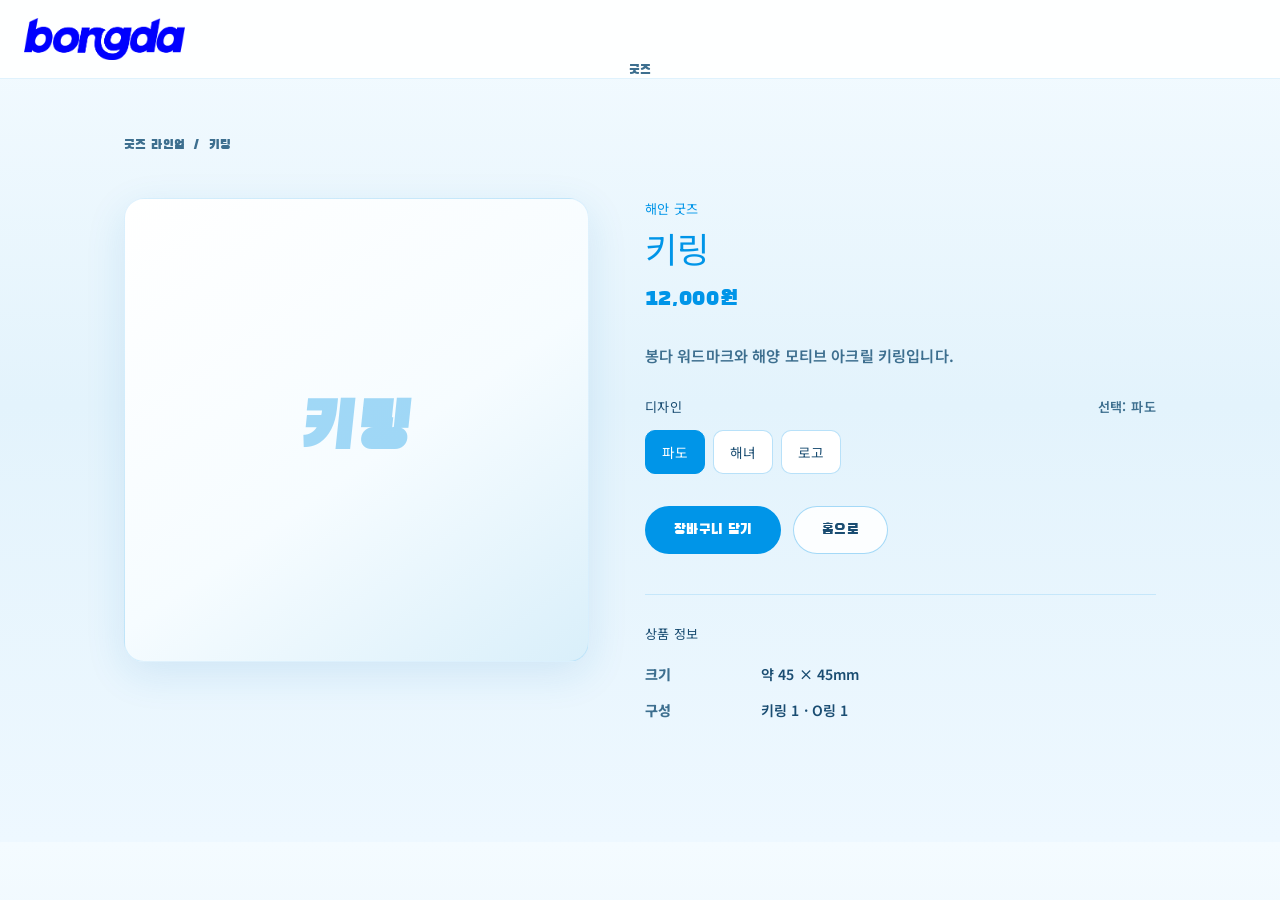
<file: goods/keyring.html>
<!DOCTYPE html>
<html lang="ko">
<head>
  <meta charset="UTF-8" />
  <meta name="viewport" content="width=device-width, initial-scale=1.0" />
  <title>키링 | 봉다 굿즈</title>
  <link href="https://fonts.googleapis.com/css2?family=Black+Han+Sans&family=Noto+Sans+KR:wght@500;600;700;800;900&display=swap" rel="stylesheet" />
  <link rel="stylesheet" href="goods-detail.css" />
</head>
<body>
  <header class="nav">
    <div class="nav__inner">
      <a class="logo" href="../졸업연구 플로빙 작업.html"><img src="../bongda-logo.png" alt="봉다" /></a>
      <nav class="nav__links"><a href="../졸업연구 플로빙 작업.html#goods">굿즈</a></nav>
    </div>
  </header>
  <main class="product">
    <nav class="breadcrumb"><a href="../졸업연구 플로빙 작업.html#goods">굿즈 라인업</a> / <span>키링</span></nav>
    <div class="product__layout">
      <div class="product__visual" aria-hidden="true"><p class="product__visual-label">키링</p></div>
      <div>
        <p class="product__kicker">해안 굿즈</p>
        <h1 class="product__title">키링</h1>
        <p class="product__price">12,000원</p>
        <p class="product__desc">봉다 워드마크와 해양 모티브 아크릴 키링입니다.</p>
        <div class="option-block" data-option-group>
          <p class="option-block__label">디자인 <span class="option-block__hint" data-option-hint>선택: 파도</span></p>
          <div class="option-grid">
            <button type="button" class="option-btn is-selected" data-label="파도">파도</button>
            <button type="button" class="option-btn" data-label="해녀">해녀</button>
            <button type="button" class="option-btn" data-label="로고">로고</button>
          </div>
        </div>
        <div class="product__actions">
          <button type="button" class="btn btn--primary">장바구니 담기</button>
          <a class="btn btn--ghost" href="../졸업연구 플로빙 작업.html">홈으로</a>
        </div>
        <section class="specs">
          <h2>상품 정보</h2>
          <dl>
            <div class="specs__row"><dt>크기</dt><dd>약 45 × 45mm</dd></div>
            <div class="specs__row"><dt>구성</dt><dd>키링 1 · O링 1</dd></div>
          </dl>
        </section>
      </div>
    </div>
  </main>
  <script src="goods-detail.js"></script>
</body>
</html>
</file>
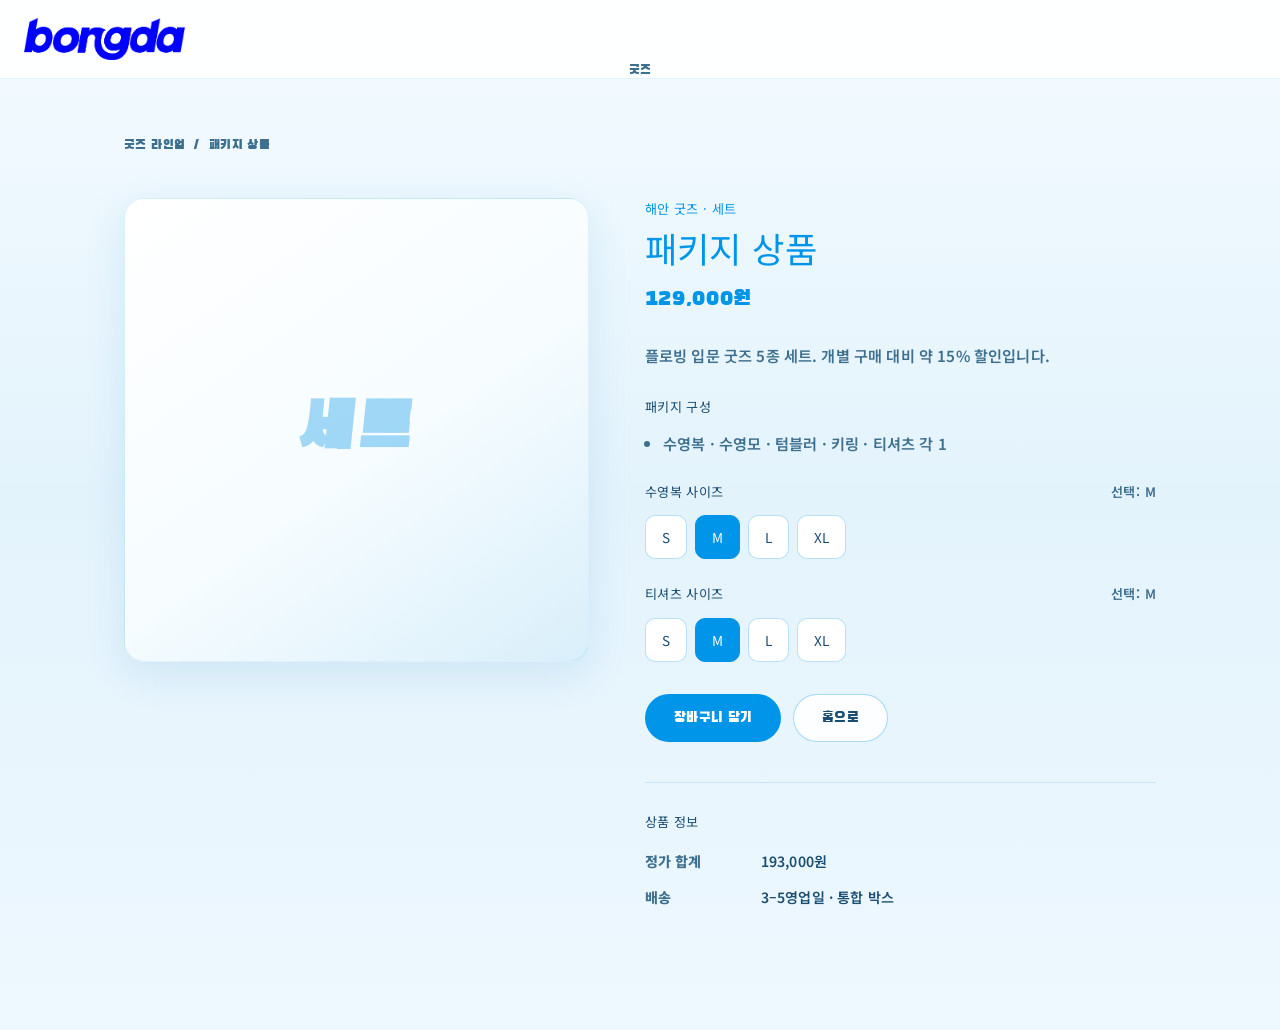
<file: goods/package.html>
<!DOCTYPE html>
<html lang="ko">
<head>
  <meta charset="UTF-8" />
  <meta name="viewport" content="width=device-width, initial-scale=1.0" />
  <title>패키지 상품 | 봉다 굿즈</title>
  <link href="https://fonts.googleapis.com/css2?family=Black+Han+Sans&family=Noto+Sans+KR:wght@500;600;700;800;900&display=swap" rel="stylesheet" />
  <link rel="stylesheet" href="goods-detail.css" />
</head>
<body>
  <header class="nav">
    <div class="nav__inner">
      <a class="logo" href="../졸업연구 플로빙 작업.html"><img src="../bongda-logo.png" alt="봉다" /></a>
      <nav class="nav__links"><a href="../졸업연구 플로빙 작업.html#goods">굿즈</a></nav>
    </div>
  </header>
  <main class="product">
    <nav class="breadcrumb"><a href="../졸업연구 플로빙 작업.html#goods">굿즈 라인업</a> / <span>패키지 상품</span></nav>
    <div class="product__layout">
      <div class="product__visual" aria-hidden="true"><p class="product__visual-label">세트</p></div>
      <div>
        <p class="product__kicker">해안 굿즈 · 세트</p>
        <h1 class="product__title">패키지 상품</h1>
        <p class="product__price">129,000원</p>
        <p class="product__desc">플로빙 입문 굿즈 5종 세트. 개별 구매 대비 약 15% 할인입니다.</p>
        <div class="option-block">
          <p class="option-block__label">패키지 구성</p>
          <ul class="product__bundle-list">
            <li>수영복 · 수영모 · 텀블러 · 키링 · 티셔츠 각 1</li>
          </ul>
        </div>
        <div class="option-block" data-option-group>
          <p class="option-block__label">수영복 사이즈 <span class="option-block__hint" data-option-hint>선택: M</span></p>
          <div class="option-grid">
            <button type="button" class="option-btn" data-label="S">S</button>
            <button type="button" class="option-btn is-selected" data-label="M">M</button>
            <button type="button" class="option-btn" data-label="L">L</button>
            <button type="button" class="option-btn" data-label="XL">XL</button>
          </div>
        </div>
        <div class="option-block" data-option-group>
          <p class="option-block__label">티셔츠 사이즈 <span class="option-block__hint" data-option-hint>선택: M</span></p>
          <div class="option-grid">
            <button type="button" class="option-btn" data-label="S">S</button>
            <button type="button" class="option-btn is-selected" data-label="M">M</button>
            <button type="button" class="option-btn" data-label="L">L</button>
            <button type="button" class="option-btn" data-label="XL">XL</button>
          </div>
        </div>
        <div class="product__actions">
          <button type="button" class="btn btn--primary">장바구니 담기</button>
          <a class="btn btn--ghost" href="../졸업연구 플로빙 작업.html">홈으로</a>
        </div>
        <section class="specs">
          <h2>상품 정보</h2>
          <dl>
            <div class="specs__row"><dt>정가 합계</dt><dd>193,000원</dd></div>
            <div class="specs__row"><dt>배송</dt><dd>3–5영업일 · 통합 박스</dd></div>
          </dl>
        </section>
      </div>
    </div>
  </main>
  <script src="goods-detail.js"></script>
</body>
</html>
</file>
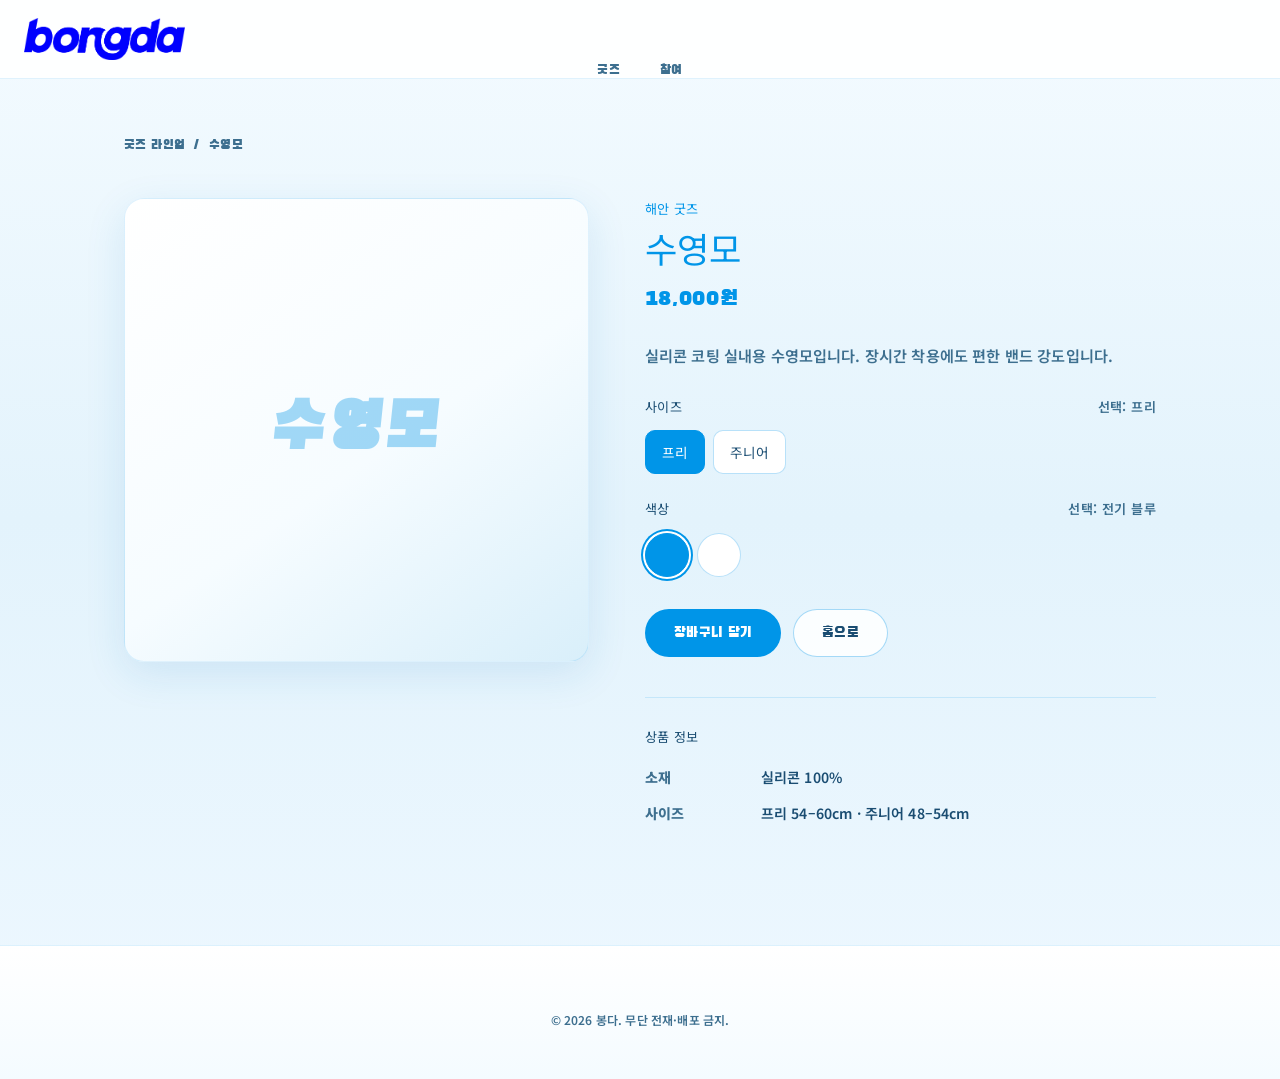
<file: goods/swim-cap.html>
<!DOCTYPE html>
<html lang="ko">
<head>
  <meta charset="UTF-8" />
  <meta name="viewport" content="width=device-width, initial-scale=1.0" />
  <title>수영모 | 봉다 굿즈</title>
  <link href="https://fonts.googleapis.com/css2?family=Black+Han+Sans&family=Noto+Sans+KR:wght@500;600;700;800;900&display=swap" rel="stylesheet" />
  <link rel="stylesheet" href="goods-detail.css" />
</head>
<body>
  <header class="nav">
    <div class="nav__inner">
      <a class="logo" href="../졸업연구 플로빙 작업.html"><img src="../bongda-logo.png" alt="봉다" /></a>
      <nav class="nav__links">
        <a href="../졸업연구 플로빙 작업.html#goods">굿즈</a>
        <a href="../졸업연구 플로빙 작업.html#join">참여</a>
      </nav>
    </div>
  </header>
  <main class="product">
    <nav class="breadcrumb"><a href="../졸업연구 플로빙 작업.html#goods">굿즈 라인업</a> / <span>수영모</span></nav>
    <div class="product__layout">
      <div class="product__visual" aria-hidden="true"><p class="product__visual-label">수영모</p></div>
      <div>
        <p class="product__kicker">해안 굿즈</p>
        <h1 class="product__title">수영모</h1>
        <p class="product__price">18,000원</p>
        <p class="product__desc">실리콘 코팅 실내용 수영모입니다. 장시간 착용에도 편한 밴드 강도입니다.</p>
        <div class="option-block" data-option-group>
          <p class="option-block__label">사이즈 <span class="option-block__hint" data-option-hint>선택: 프리</span></p>
          <div class="option-grid">
            <button type="button" class="option-btn is-selected" data-label="프리">프리</button>
            <button type="button" class="option-btn" data-label="주니어">주니어</button>
          </div>
        </div>
        <div class="option-block" data-option-group>
          <p class="option-block__label">색상 <span class="option-block__hint" data-option-hint>선택: 전기 블루</span></p>
          <div class="option-grid">
            <button type="button" class="option-btn option-btn--swatch is-selected" data-color="ocean" data-label="전기 블루" aria-label="전기 블루"></button>
            <button type="button" class="option-btn option-btn--swatch" data-color="white" data-label="흰색" aria-label="흰색"></button>
          </div>
        </div>
        <div class="product__actions">
          <button type="button" class="btn btn--primary">장바구니 담기</button>
          <a class="btn btn--ghost" href="../졸업연구 플로빙 작업.html">홈으로</a>
        </div>
        <section class="specs">
          <h2>상품 정보</h2>
          <dl>
            <div class="specs__row"><dt>소재</dt><dd>실리콘 100%</dd></div>
            <div class="specs__row"><dt>사이즈</dt><dd>프리 54–60cm · 주니어 48–54cm</dd></div>
          </dl>
        </section>
      </div>
    </div>
  </main>
  <footer class="site-footer"><p class="site-footer__copy">© 2026 봉다. 무단 전재·배포 금지.</p></footer>
  <script src="goods-detail.js"></script>
</body>
</html>
</file>
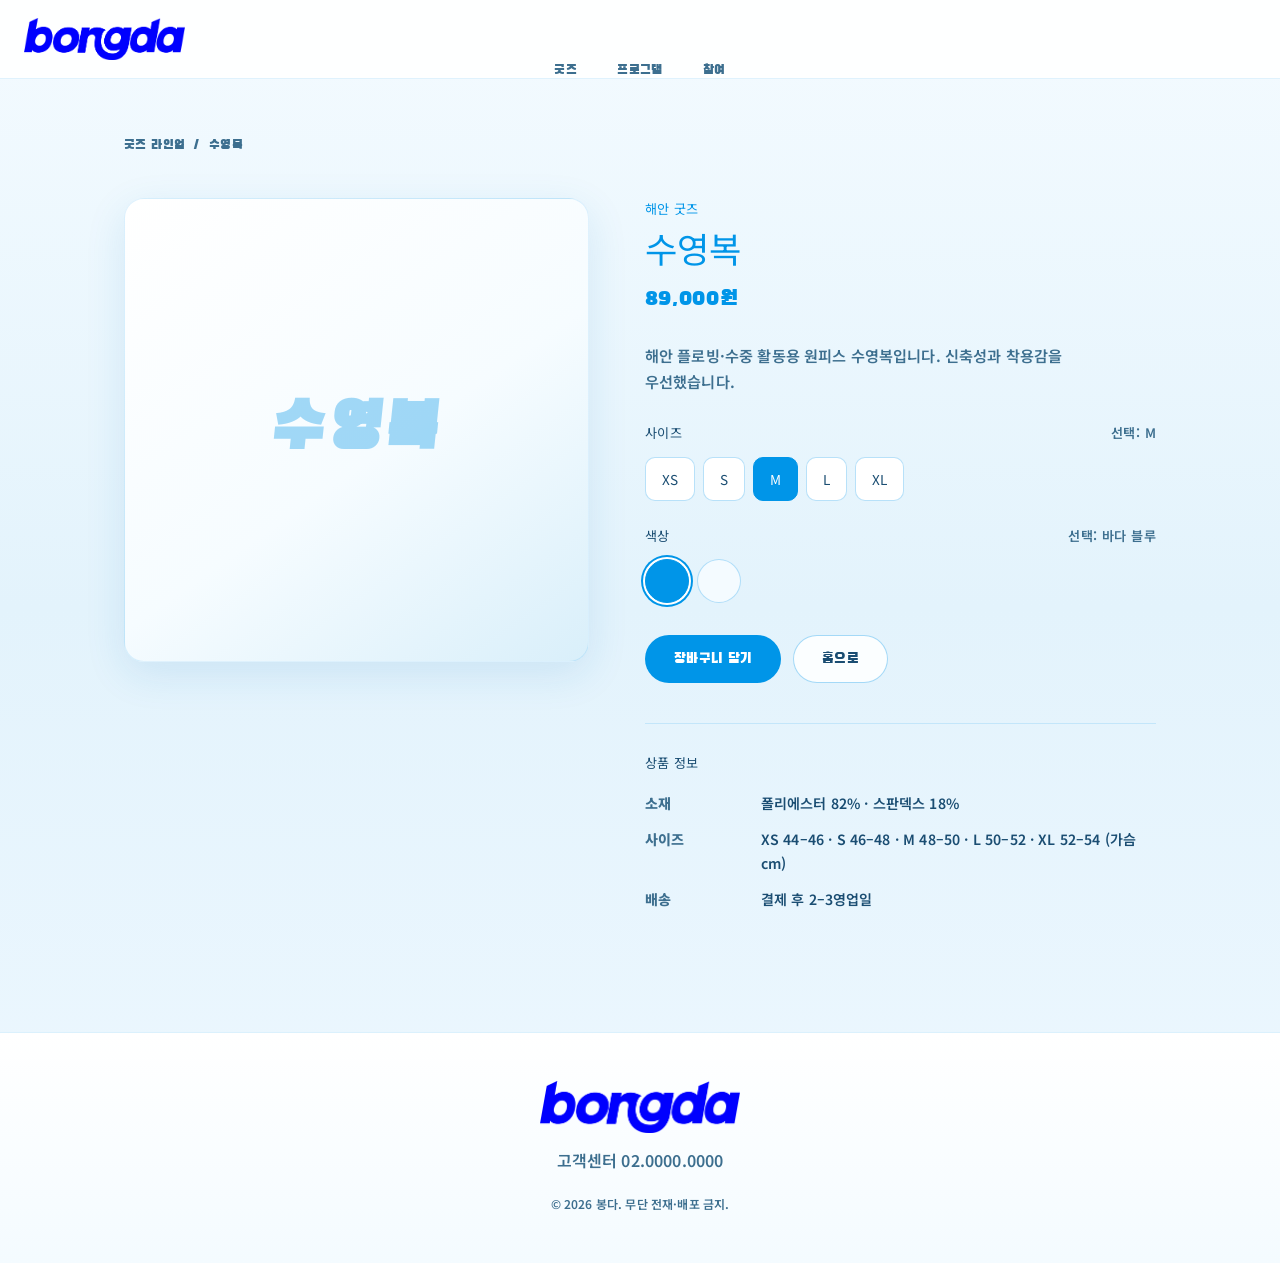
<file: goods/swimsuit.html>
<!DOCTYPE html>
<html lang="ko">
<head>
  <meta charset="UTF-8" />
  <meta name="viewport" content="width=device-width, initial-scale=1.0" />
  <title>수영복 | 봉다 굿즈</title>
  <link rel="preconnect" href="https://fonts.googleapis.com" />
  <link rel="preconnect" href="https://fonts.gstatic.com" crossorigin />
  <link href="https://fonts.googleapis.com/css2?family=Black+Han+Sans&family=Noto+Sans+KR:wght@500;600;700;800;900&display=swap" rel="stylesheet" />
  <link rel="stylesheet" href="goods-detail.css" />
</head>
<body>
  <header class="nav">
    <div class="nav__inner">
      <a class="logo" href="../졸업연구 플로빙 작업.html"><img src="../bongda-logo.png" alt="봉다" decoding="async" /></a>
      <nav class="nav__links">
        <a href="../졸업연구 플로빙 작업.html#goods">굿즈</a>
        <a href="../졸업연구 플로빙 작업.html#program">프로그램</a>
        <a href="../졸업연구 플로빙 작업.html#join">참여</a>
      </nav>
    </div>
  </header>
  <main class="product">
    <nav class="breadcrumb"><a href="../졸업연구 플로빙 작업.html#goods">굿즈 라인업</a> / <span>수영복</span></nav>
    <div class="product__layout">
      <div class="product__visual" aria-hidden="true"><p class="product__visual-label">수영복</p></div>
      <div>
        <p class="product__kicker">해안 굿즈</p>
        <h1 class="product__title">수영복</h1>
        <p class="product__price">89,000원</p>
        <p class="product__desc">해안 플로빙·수중 활동용 원피스 수영복입니다. 신축성과 착용감을 우선했습니다.</p>
        <div class="option-block" data-option-group>
          <p class="option-block__label">사이즈 <span class="option-block__hint" data-option-hint>선택: M</span></p>
          <div class="option-grid">
            <button type="button" class="option-btn" data-label="XS">XS</button>
            <button type="button" class="option-btn" data-label="S">S</button>
            <button type="button" class="option-btn is-selected" data-label="M">M</button>
            <button type="button" class="option-btn" data-label="L">L</button>
            <button type="button" class="option-btn" data-label="XL">XL</button>
          </div>
        </div>
        <div class="option-block" data-option-group>
          <p class="option-block__label">색상 <span class="option-block__hint" data-option-hint>선택: 바다 블루</span></p>
          <div class="option-grid">
            <button type="button" class="option-btn option-btn--swatch is-selected" data-color="ocean" data-label="바다 블루" aria-label="바다 블루"></button>
            <button type="button" class="option-btn option-btn--swatch" data-color="foam" data-label="거품 화이트" aria-label="거품 화이트"></button>
          </div>
        </div>
        <div class="product__actions">
          <button type="button" class="btn btn--primary">장바구니 담기</button>
          <a class="btn btn--ghost" href="../졸업연구 플로빙 작업.html">홈으로</a>
        </div>
        <section class="specs">
          <h2>상품 정보</h2>
          <dl>
            <div class="specs__row"><dt>소재</dt><dd>폴리에스터 82% · 스판덱스 18%</dd></div>
            <div class="specs__row"><dt>사이즈</dt><dd>XS 44–46 · S 46–48 · M 48–50 · L 50–52 · XL 52–54 (가슴 cm)</dd></div>
            <div class="specs__row"><dt>배송</dt><dd>결제 후 2–3영업일</dd></div>
          </dl>
        </section>
      </div>
    </div>
  </main>
  <footer class="site-footer">
    <a class="site-footer__brand" href="../졸업연구 플로빙 작업.html"><img src="../bongda-logo.png" alt="봉다" /></a>
    <p class="site-footer__tel">고객센터 02.0000.0000</p>
    <p class="site-footer__copy">© 2026 봉다. 무단 전재·배포 금지.</p>
  </footer>
  <script src="goods-detail.js"></script>
</body>
</html>
</file>
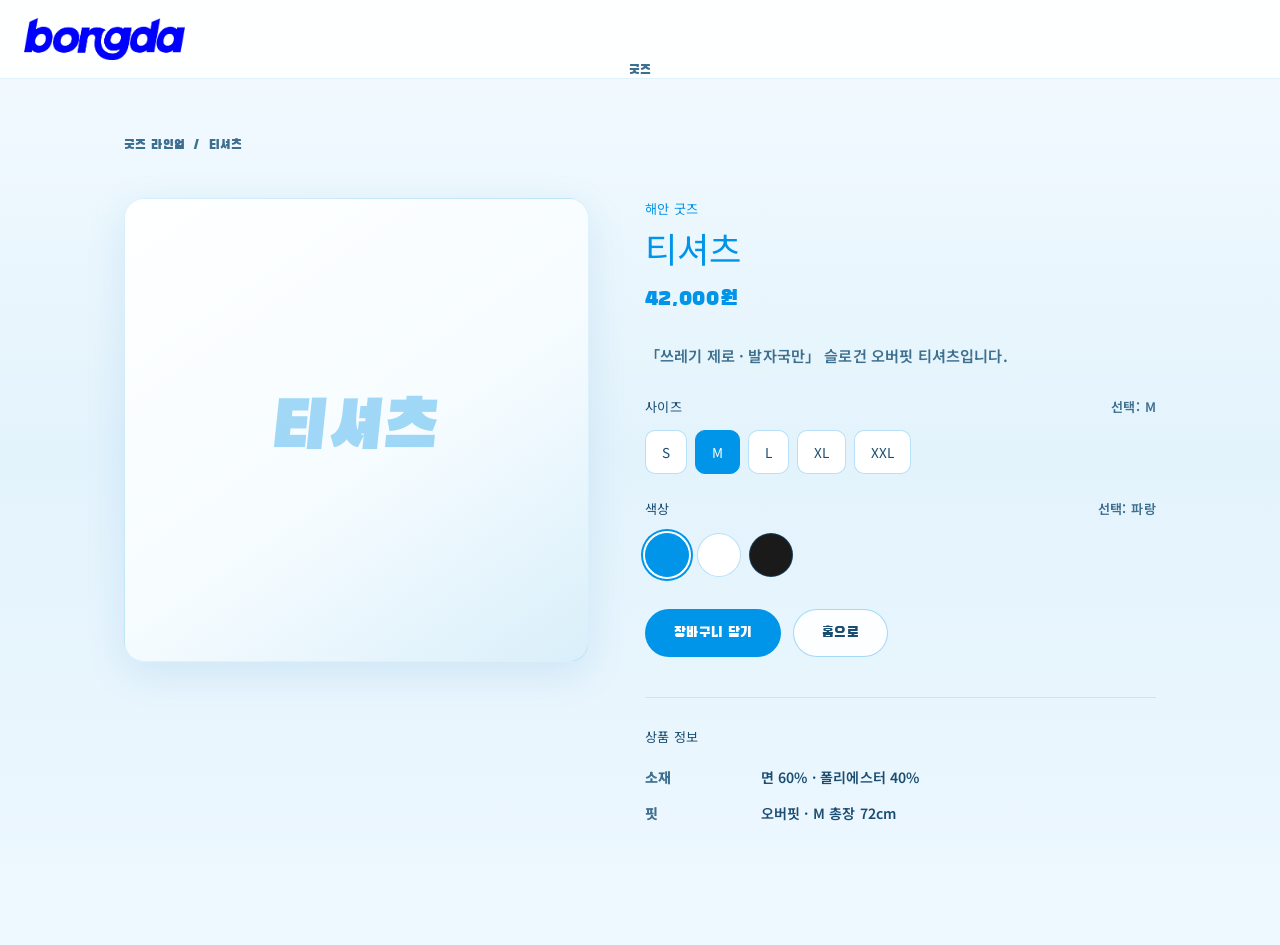
<file: goods/tshirt.html>
<!DOCTYPE html>
<html lang="ko">
<head>
  <meta charset="UTF-8" />
  <meta name="viewport" content="width=device-width, initial-scale=1.0" />
  <title>티셔츠 | 봉다 굿즈</title>
  <link href="https://fonts.googleapis.com/css2?family=Black+Han+Sans&family=Noto+Sans+KR:wght@500;600;700;800;900&display=swap" rel="stylesheet" />
  <link rel="stylesheet" href="goods-detail.css" />
</head>
<body>
  <header class="nav">
    <div class="nav__inner">
      <a class="logo" href="../졸업연구 플로빙 작업.html"><img src="../bongda-logo.png" alt="봉다" /></a>
      <nav class="nav__links"><a href="../졸업연구 플로빙 작업.html#goods">굿즈</a></nav>
    </div>
  </header>
  <main class="product">
    <nav class="breadcrumb"><a href="../졸업연구 플로빙 작업.html#goods">굿즈 라인업</a> / <span>티셔츠</span></nav>
    <div class="product__layout">
      <div class="product__visual" aria-hidden="true"><p class="product__visual-label">티셔츠</p></div>
      <div>
        <p class="product__kicker">해안 굿즈</p>
        <h1 class="product__title">티셔츠</h1>
        <p class="product__price">42,000원</p>
        <p class="product__desc">「쓰레기 제로 · 발자국만」 슬로건 오버핏 티셔츠입니다.</p>
        <div class="option-block" data-option-group>
          <p class="option-block__label">사이즈 <span class="option-block__hint" data-option-hint>선택: M</span></p>
          <div class="option-grid">
            <button type="button" class="option-btn" data-label="S">S</button>
            <button type="button" class="option-btn is-selected" data-label="M">M</button>
            <button type="button" class="option-btn" data-label="L">L</button>
            <button type="button" class="option-btn" data-label="XL">XL</button>
            <button type="button" class="option-btn" data-label="XXL">XXL</button>
          </div>
        </div>
        <div class="option-block" data-option-group>
          <p class="option-block__label">색상 <span class="option-block__hint" data-option-hint>선택: 파랑</span></p>
          <div class="option-grid">
            <button type="button" class="option-btn option-btn--swatch is-selected" data-color="ocean" data-label="파랑" aria-label="파랑"></button>
            <button type="button" class="option-btn option-btn--swatch" data-color="white" data-label="흰색" aria-label="흰색"></button>
            <button type="button" class="option-btn option-btn--swatch" data-color="black" data-label="검정" aria-label="검정"></button>
          </div>
        </div>
        <div class="product__actions">
          <button type="button" class="btn btn--primary">장바구니 담기</button>
          <a class="btn btn--ghost" href="../졸업연구 플로빙 작업.html">홈으로</a>
        </div>
        <section class="specs">
          <h2>상품 정보</h2>
          <dl>
            <div class="specs__row"><dt>소재</dt><dd>면 60% · 폴리에스터 40%</dd></div>
            <div class="specs__row"><dt>핏</dt><dd>오버핏 · M 총장 72cm</dd></div>
          </dl>
        </section>
      </div>
    </div>
  </main>
  <script src="goods-detail.js"></script>
</body>
</html>
</file>
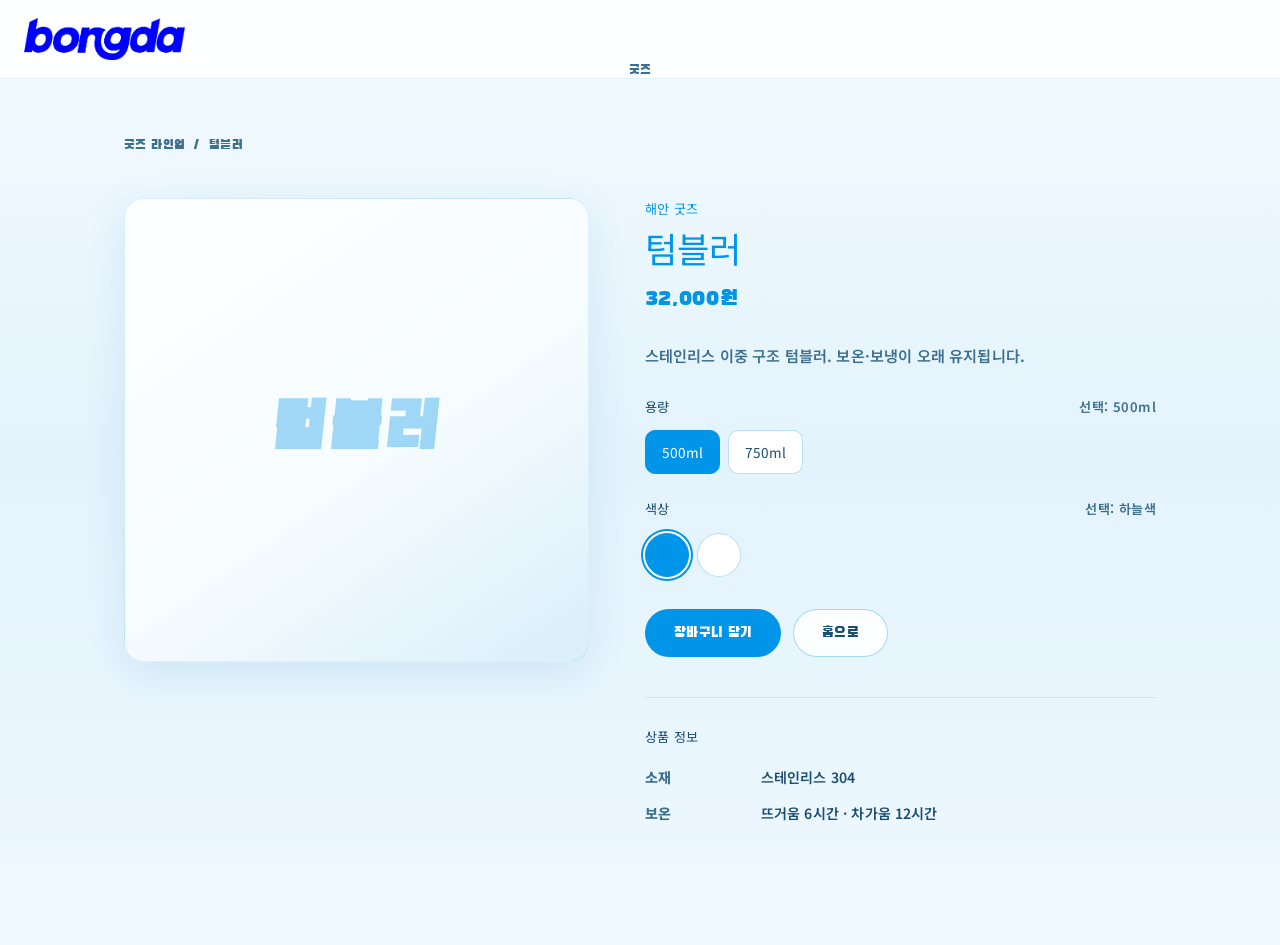
<file: goods/tumbler.html>
<!DOCTYPE html>
<html lang="ko">
<head>
  <meta charset="UTF-8" />
  <meta name="viewport" content="width=device-width, initial-scale=1.0" />
  <title>텀블러 | 봉다 굿즈</title>
  <link href="https://fonts.googleapis.com/css2?family=Black+Han+Sans&family=Noto+Sans+KR:wght@500;600;700;800;900&display=swap" rel="stylesheet" />
  <link rel="stylesheet" href="goods-detail.css" />
</head>
<body>
  <header class="nav">
    <div class="nav__inner">
      <a class="logo" href="../졸업연구 플로빙 작업.html"><img src="../bongda-logo.png" alt="봉다" /></a>
      <nav class="nav__links"><a href="../졸업연구 플로빙 작업.html#goods">굿즈</a></nav>
    </div>
  </header>
  <main class="product">
    <nav class="breadcrumb"><a href="../졸업연구 플로빙 작업.html#goods">굿즈 라인업</a> / <span>텀블러</span></nav>
    <div class="product__layout">
      <div class="product__visual" aria-hidden="true"><p class="product__visual-label">텀블러</p></div>
      <div>
        <p class="product__kicker">해안 굿즈</p>
        <h1 class="product__title">텀블러</h1>
        <p class="product__price">32,000원</p>
        <p class="product__desc">스테인리스 이중 구조 텀블러. 보온·보냉이 오래 유지됩니다.</p>
        <div class="option-block" data-option-group>
          <p class="option-block__label">용량 <span class="option-block__hint" data-option-hint>선택: 500ml</span></p>
          <div class="option-grid">
            <button type="button" class="option-btn is-selected" data-label="500ml">500ml</button>
            <button type="button" class="option-btn" data-label="750ml">750ml</button>
          </div>
        </div>
        <div class="option-block" data-option-group>
          <p class="option-block__label">색상 <span class="option-block__hint" data-option-hint>선택: 하늘색</span></p>
          <div class="option-grid">
            <button type="button" class="option-btn option-btn--swatch is-selected" data-color="ocean" data-label="하늘색" aria-label="하늘색"></button>
            <button type="button" class="option-btn option-btn--swatch" data-color="white" data-label="흰색" aria-label="흰색"></button>
          </div>
        </div>
        <div class="product__actions">
          <button type="button" class="btn btn--primary">장바구니 담기</button>
          <a class="btn btn--ghost" href="../졸업연구 플로빙 작업.html">홈으로</a>
        </div>
        <section class="specs">
          <h2>상품 정보</h2>
          <dl>
            <div class="specs__row"><dt>소재</dt><dd>스테인리스 304</dd></div>
            <div class="specs__row"><dt>보온</dt><dd>뜨거움 6시간 · 차가움 12시간</dd></div>
          </dl>
        </section>
      </div>
    </div>
  </main>
  <script src="goods-detail.js"></script>
</body>
</html>
</file>
<file: goods/goods-detail.css>
:root {
  --ink: #1a4d72;
  --ink-soft: #3d6f8f;
  --foam: #f4fbff;
  --sky: #e3f3fc;
  --volt: #0095e8;
  --volt-dim: #007bc4;
  --goods-accent: #0095e8;
  --goods-bg: #f6fcff;
  --ease: cubic-bezier(0.22, 1, 0.36, 1);
  --shadow-soft: 0 12px 40px rgba(26, 120, 190, 0.12);
  --leading-body: 1.72;
  --font-brand: "Black Han Sans", "Noto Sans KR", sans-serif;
  --font-body: "Noto Sans KR", system-ui, sans-serif;
  --brand-skew: -6deg;
  --track-brand: 0.03em;
  --track-brand-display: 0.055em;
  --track-body: 0.01em;
}

*,
*::before,
*::after {
  box-sizing: border-box;
}

body {
  margin: 0;
  font-family: var(--font-body);
  background: linear-gradient(180deg, var(--foam) 0%, var(--sky) 48%, #eef8ff 100%);
  color: var(--ink);
  line-height: var(--leading-body);
  letter-spacing: var(--track-body);
  font-weight: 600;
  word-break: keep-all;
  -webkit-font-smoothing: antialiased;
}

h1, h2, h3 {
  font-family: var(--font-brand);
  font-weight: 400;
  letter-spacing: var(--track-body);
}

a {
  color: inherit;
  text-decoration: none;
}

img {
  display: block;
  max-width: 100%;
}

.nav {
  position: sticky;
  top: 0;
  z-index: 50;
  background: rgba(255, 255, 255, 0.88);
  backdrop-filter: blur(16px);
  border-bottom: 1px solid rgba(0, 149, 232, 0.12);
}

.nav__inner {
  position: relative;
  max-width: 1320px;
  margin: 0 auto;
  padding: 18px 24px;
}

.logo img {
  height: clamp(30px, 5vw, 42px);
  width: auto;
}

.nav__links {
  position: absolute;
  left: 50%;
  transform: translateX(-50%);
  display: flex;
  gap: clamp(20px, 3.5vw, 40px);
}

.nav__links a {
  font-family: var(--font-brand);
  font-size: 0.82rem;
  font-weight: 400;
  letter-spacing: var(--track-brand);
  color: var(--ink-soft);
}

.nav__links a:hover {
  color: var(--volt);
}

.product {
  max-width: 1080px;
  margin: 0 auto;
  padding: clamp(32px, 6vw, 56px) 24px clamp(72px, 10vw, 120px);
}

.breadcrumb {
  display: flex;
  flex-wrap: wrap;
  gap: 8px;
  margin: 0 0 clamp(28px, 5vw, 40px);
  font-family: var(--font-brand);
  font-size: 0.82rem;
  font-weight: 400;
  letter-spacing: var(--track-brand);
  color: var(--ink-soft);
}

.breadcrumb a:hover {
  color: var(--volt);
}

.product__layout {
  display: grid;
  grid-template-columns: minmax(0, 1fr) minmax(0, 1.1fr);
  gap: clamp(32px, 6vw, 56px);
}

@media (max-width: 800px) {
  .product__layout {
    grid-template-columns: 1fr;
  }
}

.product__visual {
  aspect-ratio: 1;
  border-radius: 20px;
  background: linear-gradient(145deg, #fff, var(--goods-bg) 55%, #d9effa);
  border: 1px solid rgba(0, 149, 232, 0.12);
  box-shadow: var(--shadow-soft);
  display: flex;
  align-items: center;
  justify-content: center;
}

.product__visual-label {
  margin: 0;
  font-family: var(--font-brand);
  font-size: clamp(2.4rem, 10vw, 4rem);
  letter-spacing: var(--track-brand-display);
  transform: skewX(var(--brand-skew));
  color: var(--volt);
  opacity: 0.35;
}

.product__kicker {
  margin: 0 0 8px;
  font-family: var(--font-body);
  font-size: 0.82rem;
  font-weight: 400;
  letter-spacing: var(--track-brand);
  color: var(--goods-accent);
}

.product__title {
  margin: 0 0 12px;
  font-family: var(--font-body);
  font-size: clamp(1.6rem, 5vw, 2.2rem);
  line-height: 1.15;
  font-weight: 400;
  letter-spacing: var(--track-body);
  color: var(--goods-accent);
}

.product__price {
  margin: 0 0 24px;
  font-family: var(--font-brand);
  font-size: 1.35rem;
  font-weight: 400;
  letter-spacing: var(--track-brand);
  color: var(--goods-accent);
}

.product__desc {
  margin: 0 0 28px;
  font-size: 0.95rem;
  color: var(--ink-soft);
  max-width: 42em;
}

.product__bundle-list {
  margin: 0;
  padding-left: 1.2em;
  font-size: 0.95rem;
  color: var(--ink-soft);
}

.option-block {
  margin-bottom: 24px;
}

.option-block__label {
  display: flex;
  justify-content: space-between;
  gap: 12px;
  margin: 0 0 12px;
  font-family: var(--font-body);
  font-size: 0.82rem;
  font-weight: 400;
  letter-spacing: var(--track-brand);
}

.option-block__hint {
  font-weight: 600;
  text-transform: none;
  color: var(--ink-soft);
}

.option-grid {
  display: flex;
  flex-wrap: wrap;
  gap: 8px;
}

.option-btn {
  min-height: 44px;
  padding: 0 16px;
  border: 1px solid rgba(0, 149, 232, 0.28);
  border-radius: 10px;
  background: #fff;
  font-family: var(--font-body);
  font-size: 0.85rem;
  font-weight: 400;
  color: var(--ink);
  cursor: pointer;
}

.option-btn:hover {
  border-color: var(--volt);
  color: var(--volt);
}

.option-btn.is-selected {
  border-color: var(--volt);
  background: var(--volt);
  color: #fff;
}

.option-btn--swatch {
  width: 44px;
  min-width: 44px;
  padding: 0;
  border-radius: 50%;
}

.option-btn--swatch[data-color="ocean"] {
  background: #0095e8;
}

.option-btn--swatch[data-color="foam"] {
  background: #f4fbff;
}

.option-btn--swatch[data-color="white"] {
  background: #fff;
}

.option-btn--swatch[data-color="black"] {
  background: #1a1a1a;
}

.option-btn--swatch.is-selected {
  box-shadow: 0 0 0 2px #fff, 0 0 0 4px var(--volt);
}

.product__actions {
  display: flex;
  flex-wrap: wrap;
  gap: 12px;
  margin-top: 32px;
}

.btn {
  display: inline-flex;
  align-items: center;
  justify-content: center;
  min-height: 48px;
  padding: 0 28px;
  border-radius: 999px;
  font-family: var(--font-brand);
  font-size: 0.88rem;
  font-weight: 400;
  letter-spacing: var(--track-brand);
  border: 1px solid transparent;
  cursor: pointer;
}

.btn--primary {
  background: var(--volt);
  color: #fff;
}

.btn--primary:hover {
  background: var(--volt-dim);
}

.btn--ghost {
  border-color: rgba(0, 149, 232, 0.35);
  background: rgba(255, 255, 255, 0.85);
}

.btn--ghost:hover {
  border-color: var(--volt);
  color: var(--volt);
}

.specs {
  margin-top: 40px;
  padding-top: 28px;
  border-top: 1px solid rgba(0, 149, 232, 0.15);
}

.specs h2 {
  margin: 0 0 16px;
  font-family: var(--font-body);
  font-size: 0.82rem;
  font-weight: 400;
  letter-spacing: var(--track-brand);
}

.specs dl {
  margin: 0;
  display: grid;
  gap: 12px;
}

.specs__row {
  display: grid;
  grid-template-columns: 100px 1fr;
  gap: 16px;
  font-size: 0.88rem;
}

@media (max-width: 480px) {
  .specs__row {
    grid-template-columns: 1fr;
    gap: 4px;
  }
}

.specs dt {
  margin: 0;
  font-weight: 800;
  color: var(--ink-soft);
}

.specs dd {
  margin: 0;
}

.site-footer {
  padding: 48px 24px;
  text-align: center;
  background: linear-gradient(180deg, #fff, var(--foam));
  border-top: 1px solid rgba(0, 149, 232, 0.1);
}

.site-footer__brand img {
  height: clamp(36px, 7vw, 52px);
  margin: 0 auto 14px;
}

.site-footer__tel {
  margin: 0 0 20px;
  font-weight: 600;
  color: var(--ink-soft);
}

.site-footer__nav {
  display: flex;
  justify-content: center;
  gap: 20px;
  margin-bottom: 24px;
}

.site-footer__nav a {
  font-family: var(--font-brand);
  font-size: 0.82rem;
  font-weight: 400;
  letter-spacing: var(--track-brand);
  color: var(--ink-soft);
}

.site-footer__copy {
  margin: 16px 0 0;
  font-size: 0.75rem;
  color: var(--ink-soft);
}
</file>
